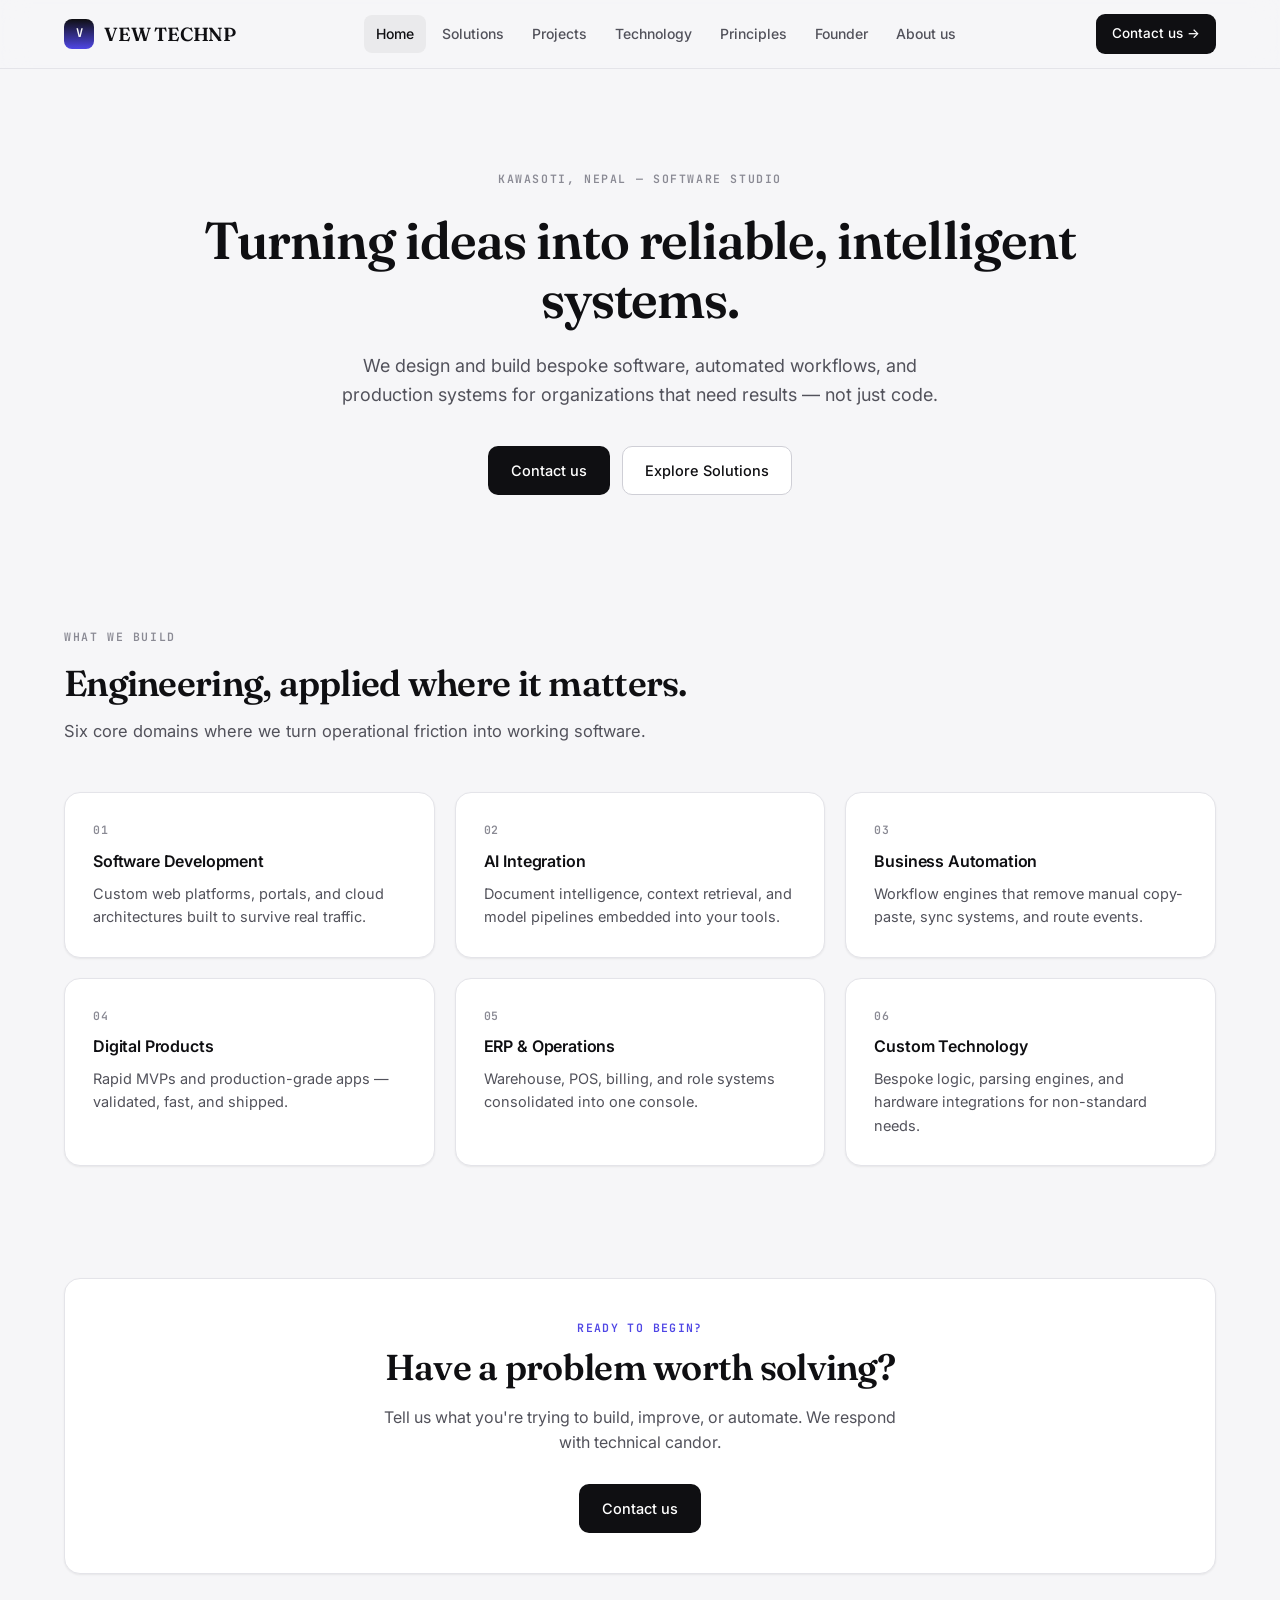
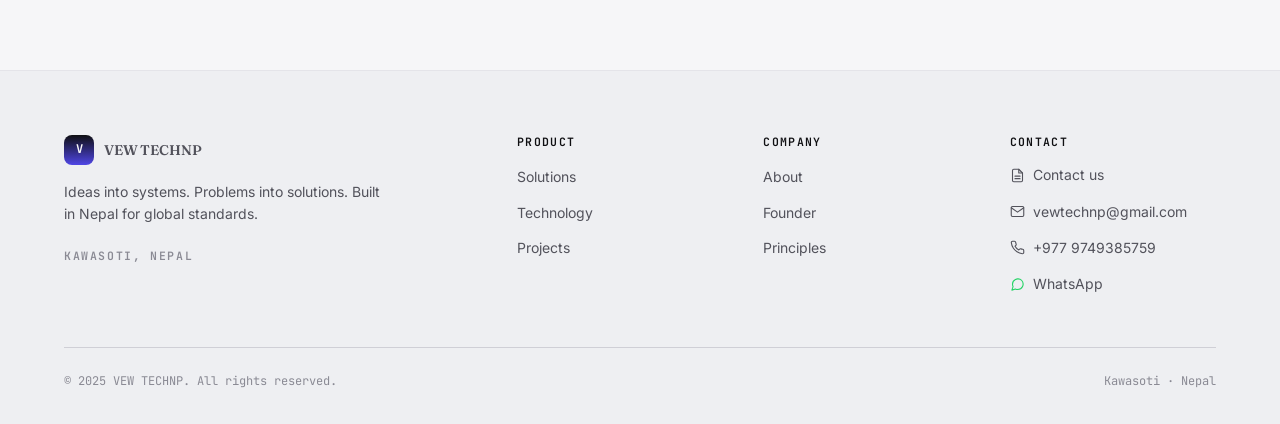
<file: index.html>
<!DOCTYPE html>
<html lang="en">
<head>
<meta charset="utf-8">
<meta name="viewport" content="width=device-width, initial-scale=1">
<title>VEW TECHNP — Software, AI & Automation Studio in Kawasoti, Nepal</title>
<meta name="description" content="VEW TECHNP is a Kawasoti-based software studio building custom web platforms, AI integrations, business automation, and ERP systems for growing organizations.">
<meta name="keywords" content="VEW TECHNP, software company Nepal, Kawasoti developers, AI automation, ERP system Nepal, custom software">
<meta name="author" content="VEW TECHNP">
<meta name="robots" content="index, follow">
<link rel="canonical" href="https://VEW TECHNP.org/">

<!-- Open Graph -->
<meta property="og:type" content="website">
<meta property="og:title" content="VEW TECHNP — Software, AI & Automation Studio">
<meta property="og:description" content="Custom software, AI integration, and business automation built from Kawasoti, Nepal.">
<meta property="og:url" content="https://VEW TECHNP.org/">
<meta property="og:site_name" content="VEW TECHNP">
<meta property="og:locale" content="en_US">

<!-- Twitter -->
<meta name="twitter:card" content="summary_large_image">
<meta name="twitter:title" content="VEW TECHNP — Software, AI & Automation Studio">
<meta name="twitter:description" content="Custom software, AI integration, and business automation built from Kawasoti, Nepal.">

<!-- Fonts -->
<link rel="preconnect" href="https://fonts.googleapis.com">
<link rel="preconnect" href="https://fonts.gstatic.com" crossorigin>
<link href="https://fonts.googleapis.com/css2?family=Fraunces:opsz,wght@9..144,500;9..144,600;9..144,700&family=Inter:wght@400;500;600&family=JetBrains+Mono:wght@400;500;600&display=swap" rel="stylesheet">

<link rel="stylesheet" href="style.css">
<link rel="icon" href="data:image/svg+xml,<svg xmlns='http://www.w3.org/2000/svg' viewBox='0 0 100 100'><rect width='100' height='100' rx='22' fill='%230f0f12'/><text x='50' y='68' font-size='52' font-family='monospace' font-weight='700' fill='white' text-anchor='middle'>V</text></svg>">
<link rel="stylesheet" href="https://cdnjs.cloudflare.com/ajax/libs/font-awesome/6.5.2/css/all.min.css">
<script type="application/ld+json">
{
  "@context": "https://schema.org",
  "@type": "Organization",
  "name": "VEW TECHNP",
  "url": "https://VEW TECHNP.org",
  "logo": "https://VEW TECHNP.org/logo.png",
  "slogan": "Ideas into systems. Problems into solutions.",
  "description": "Technology company from Nepal focused on software development, AI systems, automation, and scalable digital products.",
  "address": {
    "@type": "PostalAddress",
    "addressLocality": "Kawasoti",
    "addressRegion": "gandaki",
    "addressCountry": "NP"
  },
  "founder": {
    "@type": "Person",
    "name": "Bikas Pokharel",
    "jobTitle": "Founder & Lead Developer"
  }
}
</script>
</head>
<body>

<header class="site-header">
  <div class="wrap nav">
    <a href="index.html" class="brand">
      <span class="brand-mark">V</span> VEW TECHNP
    </a>
    <nav class="nav-links" aria-label="Main navigation">
      <a href="index.html" class="active">Home</a>
      
      <a href="solutions.html">Solutions</a>
      <a href="projects.html">Projects</a>
      <a href="technology.html">Technology</a>
      <a href="Principles.html">Principles</a>
      <a href="founder.html">Founder</a>
      <a href="About.html">About us</a>
    </nav>
    <a href="contact.html" class="nav-cta">Contact us   →</a>
    <button class="menu-toggle" aria-label="Toggle menu"><span></span><span></span><span></span></button>
  </div>
 <link rel="stylesheet" href="style.css">
</header>

<main>

  <!-- HERO -->
  <section class="hero">
    <div class="wrap">
      <span class="eyebrow">Kawasoti, Nepal — Software Studio</span>
      <h1>Turning ideas into reliable, intelligent systems.</h1>
      <p class="lede">We design and build bespoke software, automated workflows, and production systems for organizations that need results — not just code.</p>
      <div class="hero-actions">
        <a href="contact.html" class="btn btn-primary">Contact us  </a>
        <a href="solutions.html" class="btn btn-ghost">Explore Solutions</a>
      </div>
    </div>
  </section>

  <!-- WHAT WE DO -->
  <section class="tight">
    <div class="wrap">
      <div class="section-head">
        <span class="eyebrow">What We Build</span>
        <h2>Engineering, applied where it matters.</h2>
        <p>Six core domains where we turn operational friction into working software.</p>
      </div>
      <div class="grid grid-3">
        <div class="card"><span class="num">01</span><h3>Software Development</h3><p>Custom web platforms, portals, and cloud architectures built to survive real traffic.</p></div>
        <div class="card"><span class="num">02</span><h3>AI Integration</h3><p>Document intelligence, context retrieval, and model pipelines embedded into your tools.</p></div>
        <div class="card"><span class="num">03</span><h3>Business Automation</h3><p>Workflow engines that remove manual copy-paste, sync systems, and route events.</p></div>
        <div class="card"><span class="num">04</span><h3>Digital Products</h3><p>Rapid MVPs and production-grade apps — validated, fast, and shipped.</p></div>
        <div class="card"><span class="num">05</span><h3>ERP & Operations</h3><p>Warehouse, POS, billing, and role systems consolidated into one console.</p></div>
        <div class="card"><span class="num">06</span><h3>Custom Technology</h3><p>Bespoke logic, parsing engines, and hardware integrations for non-standard needs.</p></div>
      </div>
    </div>
  </section>

  <!-- CTA -->
  <section class="tight">
    <div class="wrap">
      <div class="feature" style="text-align:center;">
        <span class="label">Ready to begin?</span>
        <h2 style="margin-bottom:16px;">Have a problem worth solving?</h2>
        <p style="max-width:520px;margin:0 auto 28px;">Tell us what you're trying to build, improve, or automate. We respond with technical candor.</p>
        <a href="contact.html" class="btn btn-primary">Contact us  </a>
      </div>
    </div>
  </section>

</main>

<footer class="site-footer">
  <div class="wrap">
    <div class="footer-grid">
      <div>
        <a href="index.html" class="brand" style="margin-bottom:16px;"><span class="brand-mark">V</span> VEW TECHNP</a>
        <p style="font-size:14px;max-width:320px;margin-bottom:16px;">Ideas into systems. Problems into solutions. Built in Nepal for global standards.</p>
        <span class="eyebrow">Kawasoti, Nepal</span>
      </div>
      <div>
        <h4>Product</h4>
        <ul>
          <li><a href="solutions.html">Solutions</a></li>
          <li><a href="technology.html">Technology</a></li>
          <li><a href="projects.html">Projects</a></li>
        </ul>
      </div>
      <div>
        <h4>Company</h4>
        <ul>
          <li><a href="company.html">About</a></li>
          <li><a href="founder.html">Founder</a></li>
          <li><a href="Principles.html">Principles</a></li>
        </ul>
      </div>
      <div>
  <h4>Contact</h4>
  <ul>
    <li>
      <a href="contact.html"
         style="display:inline-flex;align-items:center;gap:8px;font-size:14px;color:#52525b;text-decoration:none;transition:color .15s;"
         onmouseover="this.style.color='#4f46e5';this.querySelector('svg').style.stroke='#4f46e5';"
         onmouseout="this.style.color='#52525b';this.querySelector('svg').style.stroke='currentColor';">
        <svg xmlns="http://www.w3.org/2000/svg" width="15" height="15" viewBox="0 0 24 24" fill="none" stroke="currentColor" stroke-width="1.75" stroke-linecap="round" stroke-linejoin="round" style="flex-shrink:0;transition:stroke .15s;">
          <path d="M14 2H6a2 2 0 0 0-2 2v16a2 2 0 0 0 2 2h12a2 2 0 0 0 2-2V8z"/>
          <polyline points="14 2 14 8 20 8"/>
          <line x1="16" y1="13" x2="8" y2="13"/>
          <line x1="16" y1="17" x2="8" y2="17"/>
        </svg>
        Contact us
      </a>
    </li>
    <li>
      <a href="mailto:vewtechnp@gmail.com"
         style="display:inline-flex;align-items:center;gap:8px;font-size:14px;color:#52525b;text-decoration:none;transition:color .15s;"
         onmouseover="this.style.color='#4f46e5';this.querySelector('svg').style.stroke='#4f46e5';"
         onmouseout="this.style.color='#52525b';this.querySelector('svg').style.stroke='currentColor';">
        <svg xmlns="http://www.w3.org/2000/svg" width="15" height="15" viewBox="0 0 24 24" fill="none" stroke="currentColor" stroke-width="1.75" stroke-linecap="round" stroke-linejoin="round" style="flex-shrink:0;transition:stroke .15s;">
          <rect x="2" y="4" width="20" height="16" rx="2"/>
          <polyline points="22,6 12,13 2,6"/>
        </svg>
        vewtechnp@gmail.com
      </a>
    </li>
    <li>
      <a href="tel:+9779749385759"
         style="display:inline-flex;align-items:center;gap:8px;font-size:14px;color:#52525b;text-decoration:none;transition:color .15s;"
         onmouseover="this.style.color='#4f46e5';this.querySelector('svg').style.stroke='#4f46e5';"
         onmouseout="this.style.color='#52525b';this.querySelector('svg').style.stroke='currentColor';">
        <svg xmlns="http://www.w3.org/2000/svg" width="15" height="15" viewBox="0 0 24 24" fill="none" stroke="currentColor" stroke-width="1.75" stroke-linecap="round" stroke-linejoin="round" style="flex-shrink:0;transition:stroke .15s;">
          <path d="M22 16.92v3a2 2 0 0 1-2.18 2 19.79 19.79 0 0 1-8.63-3.07 19.5 19.5 0 0 1-6-6 19.79 19.79 0 0 1-3.07-8.67A2 2 0 0 1 4.11 2h3a2 2 0 0 1 2 1.72 12.84 12.84 0 0 0 .7 2.81 2 2 0 0 1-.45 2.11L8.09 9.91a16 16 0 0 0 6 6l1.27-1.27a2 2 0 0 1 2.11-.45 12.84 12.84 0 0 0 2.81.7A2 2 0 0 1 22 16.92z"/>
        </svg>
        +977 9749385759
      </a>
    </li>
    <li>
      <a href="https://wa.me/9779749385759" target="_blank" rel="noopener"
         style="display:inline-flex;align-items:center;gap:8px;font-size:14px;color:#52525b;text-decoration:none;transition:color .15s;"
         onmouseover="this.style.color='#25D366';this.querySelector('svg').style.stroke='#25D366';"
         onmouseout="this.style.color='#52525b';this.querySelector('svg').style.stroke='#25D366';">
        <svg xmlns="http://www.w3.org/2000/svg" width="15" height="15" viewBox="0 0 24 24" fill="none" stroke="#25D366" stroke-width="1.75" stroke-linecap="round" stroke-linejoin="round" style="flex-shrink:0;transition:stroke .15s;">
          <path d="M21 11.5a8.38 8.38 0 0 1-.9 3.8 8.5 8.5 0 0 1-7.6 4.7 8.38 8.38 0 0 1-3.8-.9L3 21l1.9-5.7a8.38 8.38 0 0 1-.9-3.8 8.5 8.5 0 0 1 4.7-7.6 8.38 8.38 0 0 1 3.8-.9h.5a8.48 8.48 0 0 1 8 8v.5z"/>
        </svg>
        WhatsApp
      </a>
    </li>
  </ul>
</div>
    </div>
    <div class="footer-bottom"><span>© 2025 VEW TECHNP. All rights reserved.</span><span>Kawasoti · Nepal</span></div>
  </div>
  </div>
</footer>
<script>
document.addEventListener('DOMContentLoaded', function () {
  var toggle = document.querySelector('.menu-toggle');
  var navLinks = document.querySelector('.nav-links');
  if (toggle && navLinks) {
    toggle.addEventListener('click', function () {
      navLinks.classList.toggle('open');
    });
  }
});
</script>
<script src="main.js"></script>
</body>
</html>
</file>
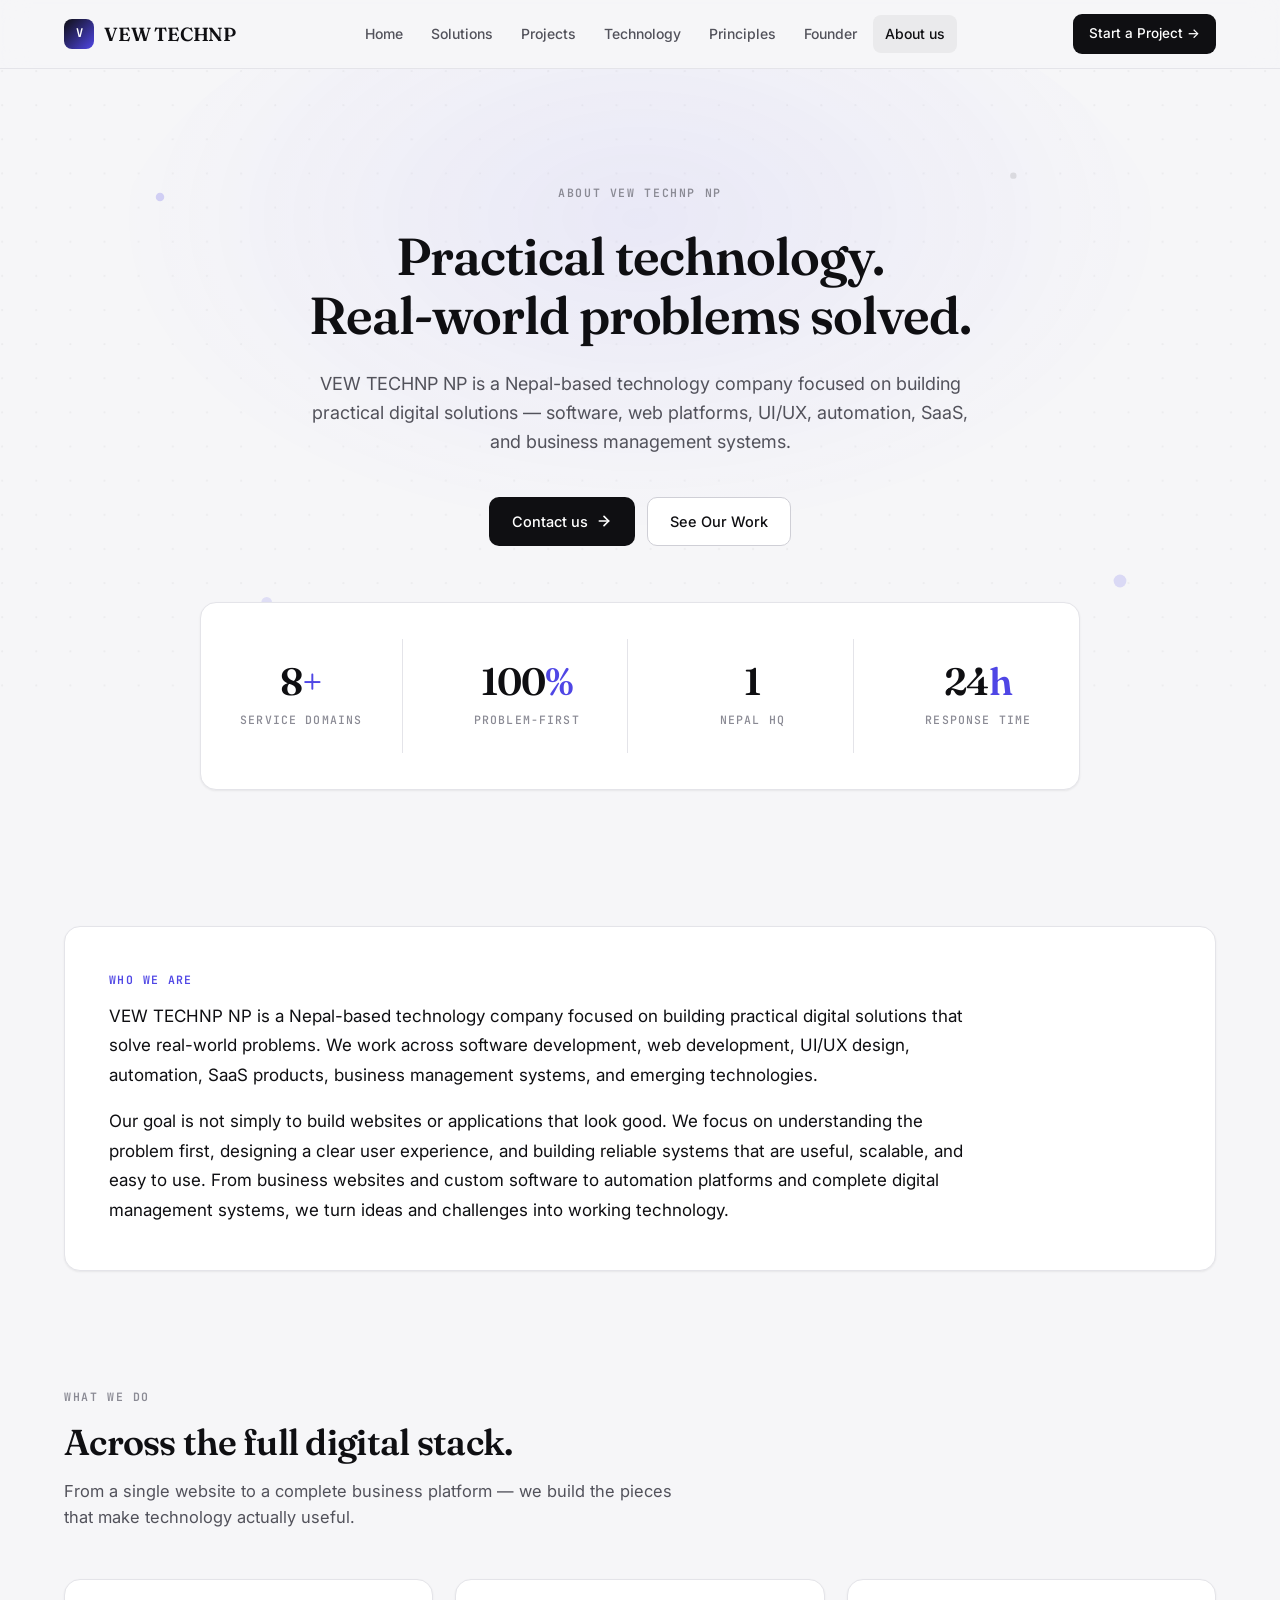
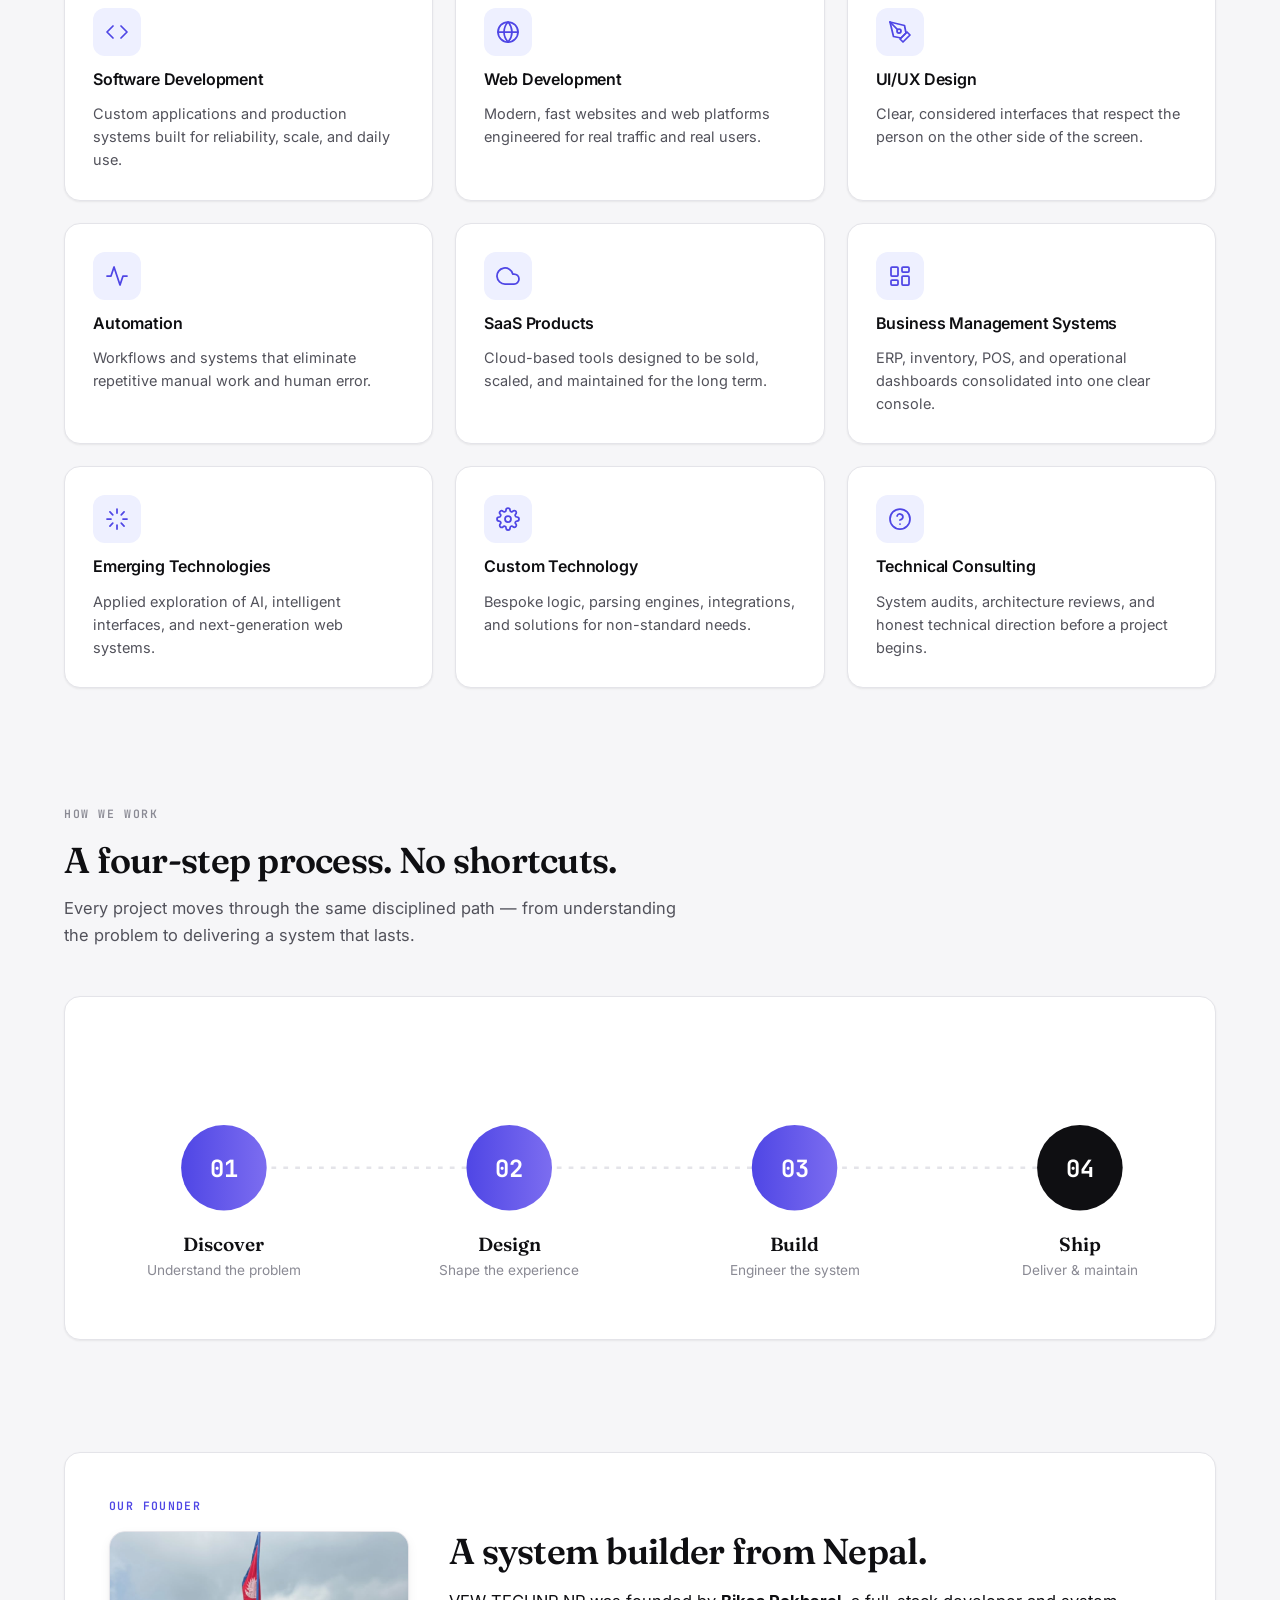
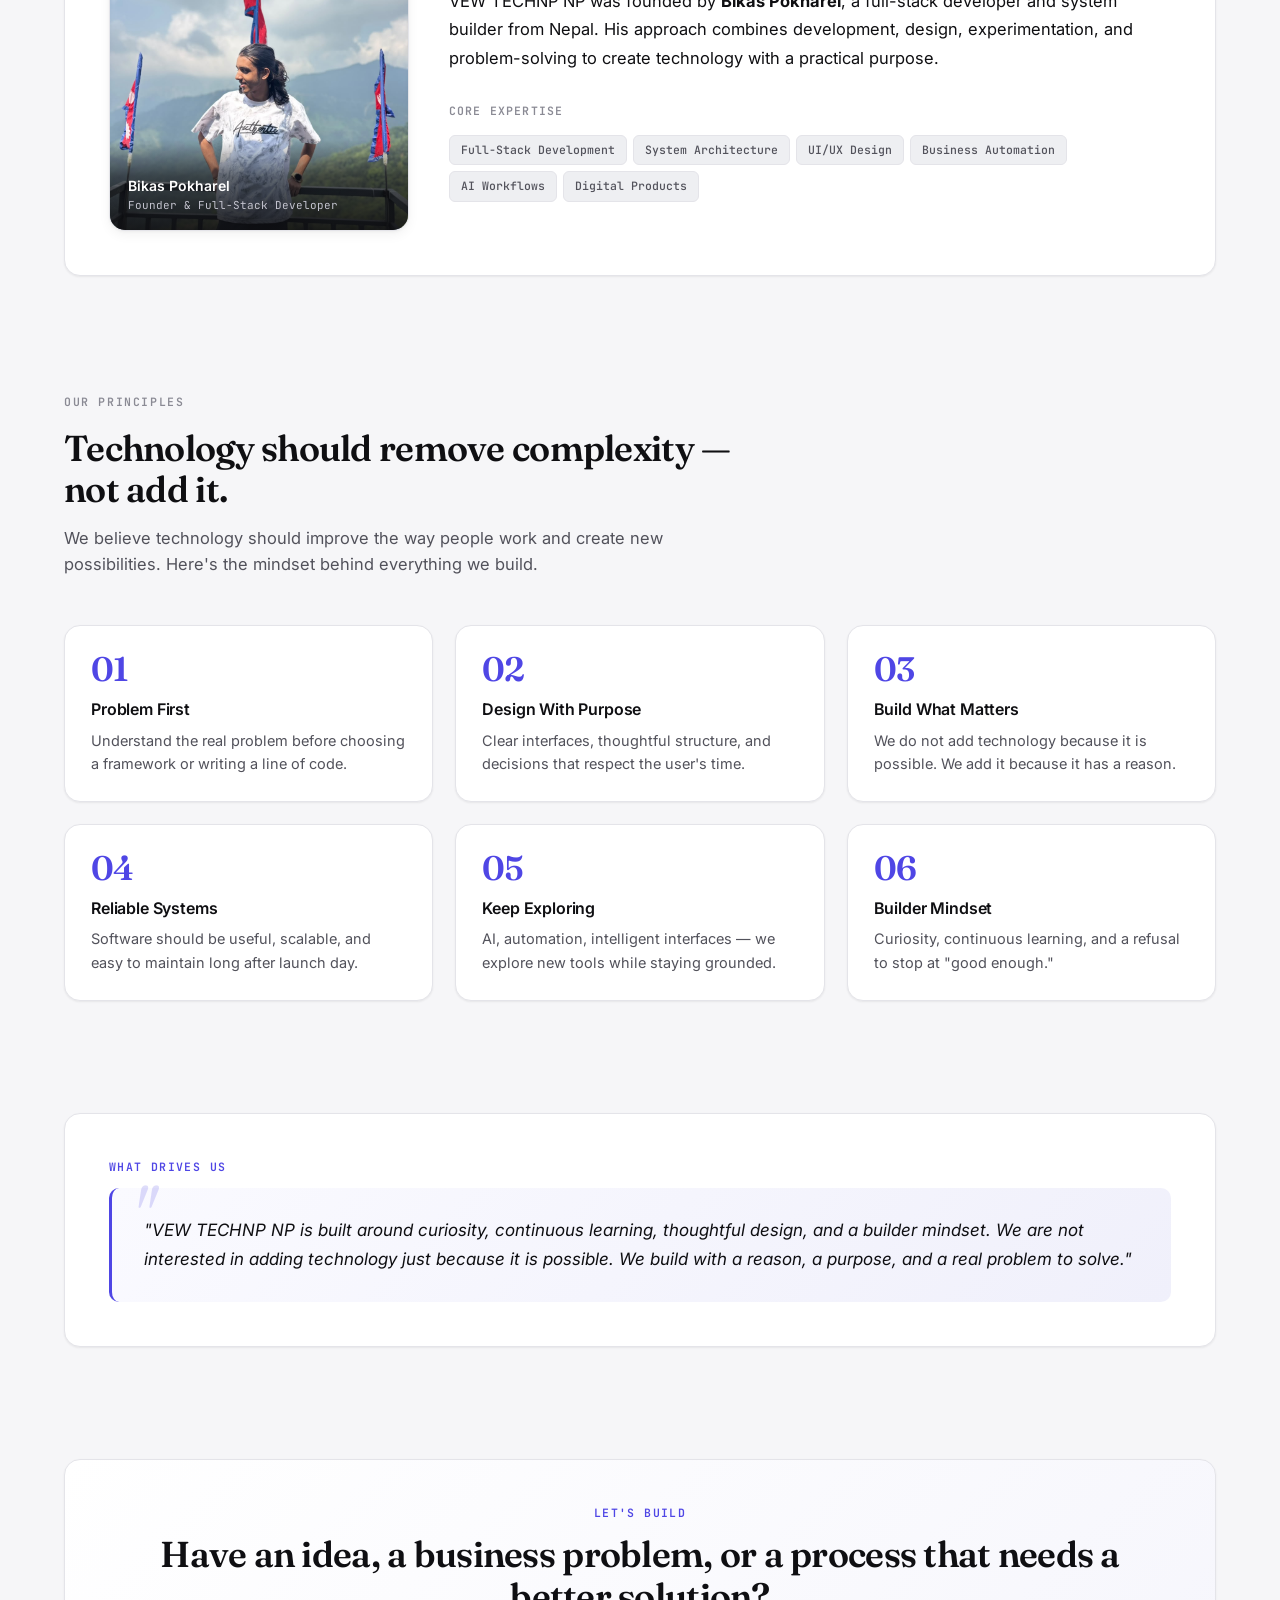
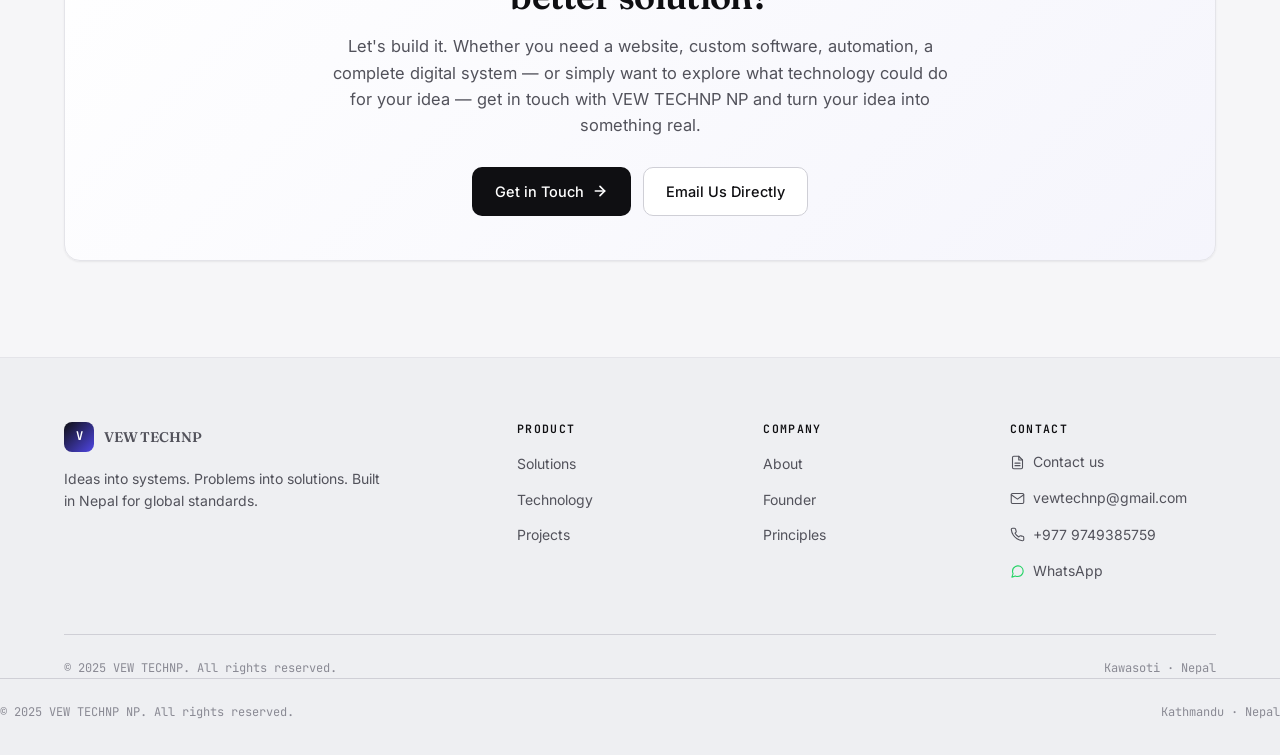
<file: About.html>
<!DOCTYPE html>
<html lang="en">
<head>
<meta charset="utf-8">
<meta name="viewport" content="width=device-width, initial-scale=1">

<!-- ============ SEO ============ -->
<title>About VEW TECHNP — Practical Software, Web & Automation Studio in Nepal</title>
<meta name="description" content="VEW TECHNP NP is a Nepal-based technology company building practical digital solutions: software, web development, UI/UX, automation, SaaS, and business management systems.">
<meta name="keywords" content="VEW TECHNP, about VEW TECHNP, Nepal software company, Kathmandu web development, SaaS Nepal, business automation Nepal, Bikas Pokharel">
<meta name="author" content="VEW TECHNP">
<meta name="robots" content="index, follow">
<link rel="canonical" href="https://VEW TECHNP.org/about.html">

<!-- ============ OPEN GRAPH ============ -->
<meta property="og:type" content="website">
<meta property="og:site_name" content="VEW TECHNP">
<meta property="og:title" content="About VEW TECHNP — Practical Digital Solutions from Nepal">
<meta property="og:description" content="A Nepal-based technology company building software, web platforms, automation, and business systems that solve real problems.">
<meta property="og:url" content="https://VEW TECHNP.org/about.html">
<meta property="og:locale" content="en_US">

<!-- ============ TWITTER ============ -->
<meta name="twitter:card" content="summary_large_image">
<meta name="twitter:title" content="About VEW TECHNP — Practical Digital Solutions from Nepal">
<meta name="twitter:description" content="Software, web development, UI/UX, automation, and business systems built with purpose.">

<!-- ============ FAVICON ============ -->
<link rel="icon" href="data:image/svg+xml,<svg xmlns='http://www.w3.org/2000/svg' viewBox='0 0 100 100'><rect width='100' height='100' rx='22' fill='%230f0f12'/><text x='50' y='68' font-size='52' font-family='monospace' font-weight='700' fill='white' text-anchor='middle'>V</text></svg>">

<!-- ============ FONTS ============ -->
<link rel="preconnect" href="https://fonts.googleapis.com">
<link rel="preconnect" href="https://fonts.gstatic.com" crossorigin>
<link href="https://fonts.googleapis.com/css2?family=Fraunces:opsz,wght@9..144,500;9..144,600;9..144,700&family=Inter:wght@400;500;600;700&family=JetBrains+Mono:wght@400;500;600&display=swap" rel="stylesheet">

<!-- ============ STRUCTURED DATA ============ -->
<script type="application/ld+json">
{
  "@context": "https://schema.org",
  "@type": "AboutPage",
  "name": "About VEW TECHNP",
  "url": "https://VEW TECHNP.org/about.html",
  "description": "About VEW TECHNP — a Nepal-based technology company building software, web, UI/UX, automation, and business management systems.",
  "mainEntity": {
    "@type": "Organization",
    "name": "VEW TECHNP",
    "legalName": "VEW TECHNP NP",
    "url": "https://VEW TECHNP.org",
    "email": "VEW TECHNPnp@gmail.com",
    "slogan": "Ideas into systems. Problems into solutions.",
    "foundingLocation": "Kathmandu, Nepal",
    "address": {
      "@type": "PostalAddress",
      "addressLocality": "Kathmandu",
      "addressRegion": "Bagmati",
      "addressCountry": "NP"
    },
    "founder": {
      "@type": "Person",
      "name": "Bikas Pokharel",
      "jobTitle": "Founder & Full-Stack Developer"
    },
    "areaServed": "Worldwide",
    "knowsAbout": [
      "Software Development",
      "Web Development",
      "UI/UX Design",
      "Automation",
      "SaaS Products",
      "Business Management Systems",
      "AI Integration",
      "Emerging Technologies"
    ]
  }
}
</script>

<style>
/* ============================================================
   DESIGN TOKENS
   ============================================================ */
:root{
  --bg:#f6f6f8;
  --bg-alt:#eeeff2;
  --surface:#ffffff;
  --ink:#0f0f12;
  --ink-soft:#52525b;
  --ink-mute:#8a8a94;
  --line:#e4e4e9;
  --line-strong:#cfcfd6;
  --accent:#4f46e5;
  --accent-soft:#eef0ff;
  --accent-glow:rgba(79,70,229,.14);
  --code:'JetBrains Mono',ui-monospace,monospace;
  --sans:'Inter',-apple-system,BlinkMacSystemFont,sans-serif;
  --display:'Fraunces',Georgia,serif;
  --radius:10px;
  --radius-lg:16px;
  --shadow-sm:0 1px 2px rgba(15,15,18,.04),0 1px 3px rgba(15,15,18,.03);
  --shadow-md:0 4px 12px rgba(15,15,18,.05),0 1px 3px rgba(15,15,18,.04);
  --shadow-lg:0 20px 40px -12px rgba(15,15,18,.10);
  --max:1200px;
}
*{box-sizing:border-box;margin:0;padding:0;}
html{scroll-behavior:smooth;}
body{
  font-family:var(--sans);font-size:16px;line-height:1.6;
  color:var(--ink);background:var(--bg);
  -webkit-font-smoothing:antialiased;text-rendering:optimizeLegibility;
  overflow-x:hidden;
}
img,svg{max-width:100%;display:block;}
a{color:inherit;text-decoration:none;}
.wrap{max-width:var(--max);margin:0 auto;padding:0 24px;}

/* ============================================================
   HEADER / NAV
   ============================================================ */
.site-header{
  position:sticky;top:0;z-index:100;
  background:rgba(246,246,248,.82);
  backdrop-filter:saturate(180%) blur(14px);
  -webkit-backdrop-filter:saturate(180%) blur(14px);
  border-bottom:1px solid var(--line);
}
.nav{display:flex;align-items:center;justify-content:space-between;height:68px;gap:24px;}
.brand{
  display:flex;align-items:center;gap:10px;
  font-family:var(--display);font-weight:600;font-size:19px;
  letter-spacing:-.01em;
}
.brand-mark{
  width:30px;height:30px;border-radius:8px;
  background:linear-gradient(135deg,var(--ink) 0%,var(--accent) 100%);
  display:grid;place-items:center;color:#fff;
  font-family:var(--code);font-size:12px;font-weight:700;
}
.nav-links{display:flex;gap:4px;align-items:center;}
.nav-links a{
  font-size:14px;font-weight:500;color:var(--ink-soft);
  padding:8px 12px;border-radius:8px;
  transition:color .15s,background .15s;
}
.nav-links a:hover{color:var(--ink);background:rgba(0,0,0,.04);}
.nav-links a.active{color:var(--ink);background:rgba(0,0,0,.05);}
.nav-cta{
  display:inline-flex;align-items:center;gap:6px;
  background:var(--ink);color:#fff;
  font-size:13.5px;font-weight:500;
  padding:9px 16px;border-radius:9px;
  transition:transform .15s,box-shadow .15s;
}
.nav-cta:hover{transform:translateY(-1px);box-shadow:var(--shadow-md);}
.menu-toggle{
  display:none;background:none;border:0;cursor:pointer;padding:8px;
}
.menu-toggle span{
  display:block;width:20px;height:2px;background:var(--ink);
  margin:4px 0;border-radius:2px;
}

/* ============================================================
   TYPOGRAPHY
   ============================================================ */
h1,h2,h3,h4{
  font-family:var(--display);font-weight:600;
  letter-spacing:-.02em;line-height:1.15;
}
h1{font-size:clamp(2rem,4.5vw,3.25rem);}
h2{font-size:clamp(1.6rem,3vw,2.25rem);}
h3{font-size:1.2rem;}
p{color:var(--ink-soft);}
.eyebrow{
  font-family:var(--code);font-size:11.5px;font-weight:600;
  letter-spacing:.14em;text-transform:uppercase;color:var(--ink-mute);
  display:inline-block;
}

/* ============================================================
   SECTIONS
   ============================================================ */
section{padding:88px 0;position:relative;}
section.tight{padding:56px 0;}
.section-head{margin-bottom:48px;max-width:720px;}
.section-head h2{margin:14px 0;}
.section-head p{font-size:16.5px;max-width:620px;}

/* ============================================================
   HERO with BACKGROUND SVG ART
   ============================================================ */
.hero{
  padding:110px 0 80px;text-align:center;position:relative;
  overflow:hidden;
}
.hero-bg-art{
  position:absolute;inset:0;
  z-index:0;pointer-events:none;
  opacity:.55;
}
.hero > .wrap{position:relative;z-index:1;}
.hero h1{max-width:880px;margin:22px auto 24px;}
.hero .lede{
  font-size:18px;max-width:680px;margin:0 auto 40px;
  color:var(--ink-soft);line-height:1.6;
}
.hero-actions{display:flex;gap:12px;justify-content:center;flex-wrap:wrap;}

/* ============================================================
   FEATURE CARD
   ============================================================ */
.feature{
  background:var(--surface);border:1px solid var(--line);
  border-radius:var(--radius-lg);padding:44px;
  box-shadow:var(--shadow-sm);
  position:relative;overflow:hidden;
}
.feature .label{
  font-family:var(--code);font-size:11.5px;font-weight:600;
  text-transform:uppercase;letter-spacing:.12em;color:var(--accent);
  display:block;margin-bottom:12px;
}

/* ============================================================
   CAPABILITY CARDS WITH ICONS
   ============================================================ */
.grid{display:grid;gap:22px;}
.grid-2{grid-template-columns:repeat(2,1fr);}
.grid-3{grid-template-columns:repeat(3,1fr);}
.grid-4{grid-template-columns:repeat(4,1fr);}

.cap-card{
  background:var(--surface);
  border:1px solid var(--line);
  border-radius:var(--radius-lg);
  padding:28px;
  box-shadow:var(--shadow-sm);
  transition:transform .25s cubic-bezier(.2,.8,.2,1),box-shadow .25s,border-color .25s;
  display:flex;flex-direction:column;gap:14px;
  position:relative;overflow:hidden;
}
.cap-card::before{
  content:'';position:absolute;top:0;left:0;right:0;height:3px;
  background:linear-gradient(90deg,var(--accent) 0%,#7c6df0 100%);
  transform:scaleX(0);transform-origin:left;
  transition:transform .3s ease;
}
.cap-card:hover{
  transform:translateY(-4px);
  box-shadow:var(--shadow-lg);
  border-color:var(--line-strong);
}
.cap-card:hover::before{transform:scaleX(1);}

.cap-icon{
  width:48px;height:48px;border-radius:12px;
  background:var(--accent-soft);
  color:var(--accent);
  display:grid;place-items:center;
  transition:transform .25s,background .25s,color .25s;
}
.cap-card:hover .cap-icon{
  background:var(--accent);
  color:#fff;
  transform:scale(1.06) rotate(-3deg);
}
.cap-icon svg{width:24px;height:24px;stroke-width:1.75;}

.cap-card h3{
  font-family:var(--sans);font-size:16px;font-weight:600;
  letter-spacing:-.01em;color:var(--ink);
}
.cap-card p{font-size:14.5px;line-height:1.6;}

/* ============================================================
   FOUNDER DOSSIER WITH PORTRAIT PHOTO
   ============================================================ */
.founder-layout{
  display:grid;grid-template-columns:300px 1fr;gap:40px;align-items:start;
}
.founder-portrait{
  position:relative;
  border-radius:var(--radius-lg);
  overflow:hidden;
  border:1px solid var(--line);
  box-shadow:var(--shadow-md);
  aspect-ratio:1/1;
  background:#e9eaf2;
}
.founder-photo{
  width:100%;
  height:100%;
  object-fit:cover;
  object-position:center;
  display:block;
}
.founder-badge{
  position:absolute;bottom:0;left:0;right:0;
  background:linear-gradient(to top,rgba(15,15,18,.92) 0%,rgba(15,15,18,.6) 60%,transparent 100%);
  color:#fff;
  padding:36px 18px 16px;
  font-size:12px;line-height:1.4;
  z-index:2;
}
.founder-badge strong{display:block;font-size:14px;font-weight:600;margin-bottom:2px;}
.founder-badge span{color:#c4c4cf;font-family:var(--code);font-size:11px;}

/* ============================================================
   PRINCIPLE CARDS
   ============================================================ */
.principle-card{
  background:var(--surface);border:1px solid var(--line);
  border-radius:var(--radius-lg);padding:26px;
  box-shadow:var(--shadow-sm);
  display:flex;flex-direction:column;gap:10px;
  transition:transform .2s,box-shadow .2s;
}
.principle-card:hover{transform:translateY(-2px);box-shadow:var(--shadow-md);}
.principle-num{
  font-family:var(--display);font-size:34px;font-weight:600;
  color:var(--accent);line-height:1;letter-spacing:-.03em;
  margin-bottom:4px;
}
.principle-card h3{
  font-family:var(--sans);font-size:16px;font-weight:600;
  letter-spacing:-.01em;
}
.principle-card p{font-size:14.5px;}

/* ============================================================
   PROCESS VISUAL
   ============================================================ */
.process-visual{
  background:var(--surface);border:1px solid var(--line);
  border-radius:var(--radius-lg);padding:40px;
  box-shadow:var(--shadow-sm);
  overflow-x:auto;
}
.process-svg{min-width:680px;width:100%;height:auto;}

/* ============================================================
   QUOTE
   ============================================================ */
.quote{
  background:linear-gradient(135deg,#fafaff 0%,#f0f0fb 100%);
  border-left:3px solid var(--accent);
  border-radius:10px;
  padding:28px 32px;
  font-style:italic;color:var(--ink);
  font-size:17px;line-height:1.7;
  position:relative;
}
.quote::before{
  content:'"';position:absolute;top:-8px;left:18px;
  font-family:var(--display);font-size:70px;color:var(--accent);
  opacity:.18;line-height:1;
}

/* ============================================================
   BUTTONS
   ============================================================ */
.btn{
  display:inline-flex;align-items:center;gap:8px;
  padding:12px 22px;border-radius:10px;
  font-size:14.5px;font-weight:500;
  transition:transform .15s,box-shadow .15s,background .15s;
  border:1px solid transparent;cursor:pointer;
  font-family:var(--sans);
}
.btn-primary{background:var(--ink);color:#fff;}
.btn-primary:hover{transform:translateY(-1px);box-shadow:var(--shadow-md);}
.btn-ghost{background:var(--surface);border-color:var(--line-strong);color:var(--ink);}
.btn-ghost:hover{border-color:var(--ink);transform:translateY(-1px);}
.btn svg{width:16px;height:16px;}

/* ============================================================
   STATS ROW
   ============================================================ */
.stats{
  display:grid;grid-template-columns:repeat(4,1fr);gap:24px;
  padding:36px 0;
}
.stat{
  text-align:center;
  padding:24px 16px;
  border-right:1px solid var(--line);
}
.stat:last-child{border-right:0;}
.stat .num{
  font-family:var(--display);font-size:38px;font-weight:600;
  color:var(--ink);letter-spacing:-.03em;line-height:1;
}
.stat .num span{color:var(--accent);}
.stat .lbl{
  font-family:var(--code);font-size:11.5px;font-weight:500;
  color:var(--ink-mute);text-transform:uppercase;
  letter-spacing:.1em;margin-top:10px;
}

/* ============================================================
   FOOTER
   ============================================================ */
.site-footer{
  background:var(--bg-alt);border-top:1px solid var(--line);
  padding:64px 0 32px;margin-top:40px;
}
.footer-grid{
  display:grid;grid-template-columns:2fr 1fr 1fr 1fr;
  gap:40px;margin-bottom:48px;
}
.footer-grid h4{
  font-family:var(--code);font-size:11.5px;font-weight:600;
  letter-spacing:.12em;text-transform:uppercase;
  color:var(--ink);margin-bottom:16px;
}
.footer-grid ul{list-style:none;display:flex;flex-direction:column;gap:10px;}
.footer-grid a{font-size:14px;color:var(--ink-soft);}
.footer-grid a:hover{color:var(--ink);}
.footer-bottom{
  padding-top:24px;border-top:1px solid var(--line-strong);
  display:flex;justify-content:space-between;align-items:center;
  gap:16px;font-family:var(--code);font-size:12px;
  color:var(--ink-mute);flex-wrap:wrap;
}

/* ============================================================
   RESPONSIVE
   ============================================================ */
@media(max-width:900px){
  .grid-3,.grid-4{grid-template-columns:repeat(2,1fr);}
  .founder-layout{grid-template-columns:1fr;gap:28px;}
  .founder-portrait{max-width:300px;}
  .footer-grid{grid-template-columns:1fr 1fr;gap:32px;}
  .stats{grid-template-columns:repeat(2,1fr);}
  .stat:nth-child(2){border-right:0;}
}
@media(max-width:720px){
  section{padding:64px 0;}
  .hero{padding:72px 0 56px;}
  .grid-2,.grid-3,.grid-4{grid-template-columns:1fr;}
  .nav-links{
    display:none;position:absolute;top:68px;left:0;right:0;
    flex-direction:column;gap:4px;padding:16px 24px 24px;
    background:var(--surface);border-bottom:1px solid var(--line);
  }
  .nav-links.open{display:flex;}
  .nav-links a{padding:12px 14px;}
  .menu-toggle{display:block;}
  .footer-grid{grid-template-columns:1fr;}
  .feature{padding:28px;}
  .stats{grid-template-columns:1fr;gap:12px;}
  .stat{border-right:0;border-bottom:1px solid var(--line);}
  .stat:last-child{border-bottom:0;}
}
</style>
</head>
<body>

<!-- ============================================================
     HEADER
     ============================================================ -->
<header class="site-header">
  <div class="wrap nav">
    <a href="index.html" class="brand">
      <span class="brand-mark">V</span> VEW TECHNP
    </a>
    <nav class="nav-links" id="navLinks">
      <a href="index.html">Home</a>
      <a href="solutions.html">Solutions</a>
      <a href="projects.html">Projects</a>
      <a href="technology.html">Technology</a>
      <a href="Principles.html">Principles</a>
      <a href="founder.html">Founder</a>
      <a href="About.html" class="active">About us</a>
    </nav>
    <a href="contact.html" class="nav-cta">Start a Project →</a>
    <button class="menu-toggle" aria-label="Toggle menu" onclick="document.getElementById('navLinks').classList.toggle('open')">
      <span></span><span></span><span></span>
    </button>
  </div>
</header>

<main>

  <!-- ============================================================
       HERO WITH BACKGROUND SVG ART
       ============================================================ -->
  <section class="hero">
    <svg class="hero-bg-art" xmlns="http://www.w3.org/2000/svg" viewBox="0 0 1200 600" preserveAspectRatio="xMidYMid slice" aria-hidden="true">
      <defs>
        <pattern id="dots" x="0" y="0" width="32" height="32" patternUnits="userSpaceOnUse">
          <circle cx="2" cy="2" r="1" fill="#0f0f12" opacity="0.08"/>
        </pattern>
        <radialGradient id="glow" cx="50%" cy="40%" r="50%">
          <stop offset="0%" stop-color="#4f46e5" stop-opacity="0.14"/>
          <stop offset="100%" stop-color="#4f46e5" stop-opacity="0"/>
        </radialGradient>
      </defs>
      <rect width="1200" height="600" fill="url(#dots)"/>
      <ellipse cx="600" cy="200" rx="500" ry="300" fill="url(#glow)"/>
      <circle cx="150" cy="120" r="4" fill="#4f46e5" opacity="0.4"/>
      <circle cx="1050" cy="480" r="6" fill="#4f46e5" opacity="0.3"/>
      <circle cx="950" cy="100" r="3" fill="#0f0f12" opacity="0.2"/>
      <circle cx="250" cy="500" r="5" fill="#4f46e5" opacity="0.25"/>
    </svg>

    <div class="wrap">
      <span class="eyebrow">About VEW TECHNP NP</span>
      <h1>Practical technology.<br/>Real-world problems solved.</h1>
      <p class="lede">VEW TECHNP NP is a Nepal-based technology company focused on building practical digital solutions — software, web platforms, UI/UX, automation, SaaS, and business management systems.</p>
      <div class="hero-actions">
        <a href="contact.html" class="btn btn-primary">
          Contact us          <svg xmlns="http://www.w3.org/2000/svg" viewBox="0 0 24 24" fill="none" stroke="currentColor" stroke-width="2.5" stroke-linecap="round" stroke-linejoin="round"><line x1="5" y1="12" x2="19" y2="12"/><polyline points="12 5 19 12 12 19"/></svg>
        </a>
        <a href="projects.html" class="btn btn-ghost">See Our Work</a>
      </div>

      <div class="stats" style="margin-top:56px;max-width:880px;margin-left:auto;margin-right:auto;background:var(--surface);border:1px solid var(--line);border-radius:var(--radius-lg);box-shadow:var(--shadow-sm);">
        <div class="stat"><div class="num">8<span>+</span></div><div class="lbl">Service Domains</div></div>
        <div class="stat"><div class="num">100<span>%</span></div><div class="lbl">Problem-First</div></div>
        <div class="stat"><div class="num">1</div><div class="lbl">Nepal HQ</div></div>
        <div class="stat"><div class="num">24<span>h</span></div><div class="lbl">Response Time</div></div>
      </div>
    </div>
  </section>

  <!-- ============================================================
       WHO WE ARE
       ============================================================ -->
  <section class="tight">
    <div class="wrap">
      <div class="feature">
        <span class="label">Who We Are</span>
        <p style="font-size:17px;color:var(--ink);line-height:1.75;max-width:880px;">VEW TECHNP NP is a Nepal-based technology company focused on building practical digital solutions that solve real-world problems. We work across software development, web development, UI/UX design, automation, SaaS products, business management systems, and emerging technologies.</p>
        <p style="font-size:17px;color:var(--ink);line-height:1.75;max-width:880px;margin-top:16px;">Our goal is not simply to build websites or applications that look good. We focus on understanding the problem first, designing a clear user experience, and building reliable systems that are useful, scalable, and easy to use. From business websites and custom software to automation platforms and complete digital management systems, we turn ideas and challenges into working technology.</p>
      </div>
    </div>
  </section>

  <!-- ============================================================
       CAPABILITIES WITH ICONS
       ============================================================ -->
  <section class="tight">
    <div class="wrap">
      <div class="section-head">
        <span class="eyebrow">What We Do</span>
        <h2>Across the full digital stack.</h2>
        <p>From a single website to a complete business platform — we build the pieces that make technology actually useful.</p>
      </div>

      <div class="grid grid-3">

        <div class="cap-card">
          <div class="cap-icon">
            <svg xmlns="http://www.w3.org/2000/svg" viewBox="0 0 24 24" fill="none" stroke="currentColor" stroke-linecap="round" stroke-linejoin="round"><polyline points="16 18 22 12 16 6"/><polyline points="8 6 2 12 8 18"/></svg>
          </div>
          <h3>Software Development</h3>
          <p>Custom applications and production systems built for reliability, scale, and daily use.</p>
        </div>

        <div class="cap-card">
          <div class="cap-icon">
            <svg xmlns="http://www.w3.org/2000/svg" viewBox="0 0 24 24" fill="none" stroke="currentColor" stroke-linecap="round" stroke-linejoin="round"><circle cx="12" cy="12" r="10"/><line x1="2" y1="12" x2="22" y2="12"/><path d="M12 2a15.3 15.3 0 0 1 4 10 15.3 15.3 0 0 1-4 10 15.3 15.3 0 0 1-4-10 15.3 15.3 0 0 1 4-10z"/></svg>
          </div>
          <h3>Web Development</h3>
          <p>Modern, fast websites and web platforms engineered for real traffic and real users.</p>
        </div>

        <div class="cap-card">
          <div class="cap-icon">
            <svg xmlns="http://www.w3.org/2000/svg" viewBox="0 0 24 24" fill="none" stroke="currentColor" stroke-linecap="round" stroke-linejoin="round"><path d="M12 19l7-7 3 3-7 7-3-3z"/><path d="M18 13l-1.5-7.5L2 2l3.5 14.5L13 18l5-5z"/><path d="M2 2l7.586 7.586"/><circle cx="11" cy="11" r="2"/></svg>
          </div>
          <h3>UI/UX Design</h3>
          <p>Clear, considered interfaces that respect the person on the other side of the screen.</p>
        </div>

        <div class="cap-card">
          <div class="cap-icon">
            <svg xmlns="http://www.w3.org/2000/svg" viewBox="0 0 24 24" fill="none" stroke="currentColor" stroke-linecap="round" stroke-linejoin="round"><polyline points="22 12 18 12 15 21 9 3 6 12 2 12"/></svg>
          </div>
          <h3>Automation</h3>
          <p>Workflows and systems that eliminate repetitive manual work and human error.</p>
        </div>

        <div class="cap-card">
          <div class="cap-icon">
            <svg xmlns="http://www.w3.org/2000/svg" viewBox="0 0 24 24" fill="none" stroke="currentColor" stroke-linecap="round" stroke-linejoin="round"><path d="M18 10h-1.26A8 8 0 1 0 9 20h9a5 5 0 0 0 0-10z"/></svg>
          </div>
          <h3>SaaS Products</h3>
          <p>Cloud-based tools designed to be sold, scaled, and maintained for the long term.</p>
        </div>

        <div class="cap-card">
          <div class="cap-icon">
            <svg xmlns="http://www.w3.org/2000/svg" viewBox="0 0 24 24" fill="none" stroke="currentColor" stroke-linecap="round" stroke-linejoin="round"><rect x="3" y="3" width="7" height="9" rx="1"/><rect x="14" y="3" width="7" height="5" rx="1"/><rect x="14" y="12" width="7" height="9" rx="1"/><rect x="3" y="16" width="7" height="5" rx="1"/></svg>
          </div>
          <h3>Business Management Systems</h3>
          <p>ERP, inventory, POS, and operational dashboards consolidated into one clear console.</p>
        </div>

        <div class="cap-card">
          <div class="cap-icon">
            <svg xmlns="http://www.w3.org/2000/svg" viewBox="0 0 24 24" fill="none" stroke="currentColor" stroke-linecap="round" stroke-linejoin="round"><path d="M12 2v4M12 18v4M4.93 4.93l2.83 2.83M16.24 16.24l2.83 2.83M2 12h4M18 12h4M4.93 19.07l2.83-2.83M16.24 7.76l2.83-2.83"/></svg>
          </div>
          <h3>Emerging Technologies</h3>
          <p>Applied exploration of AI, intelligent interfaces, and next-generation web systems.</p>
        </div>

        <div class="cap-card">
          <div class="cap-icon">
            <svg xmlns="http://www.w3.org/2000/svg" viewBox="0 0 24 24" fill="none" stroke="currentColor" stroke-linecap="round" stroke-linejoin="round"><circle cx="12" cy="12" r="3"/><path d="M19.4 15a1.65 1.65 0 0 0 .33 1.82l.06.06a2 2 0 1 1-2.83 2.83l-.06-.06a1.65 1.65 0 0 0-1.82-.33 1.65 1.65 0 0 0-1 1.51V21a2 2 0 1 1-4 0v-.09A1.65 1.65 0 0 0 9 19.4a1.65 1.65 0 0 0-1.82.33l-.06.06a2 2 0 1 1-2.83-2.83l.06-.06a1.65 1.65 0 0 0 .33-1.82 1.65 1.65 0 0 0-1.51-1H3a2 2 0 1 1 0-4h.09A1.65 1.65 0 0 0 4.6 9a1.65 1.65 0 0 0-.33-1.82l-.06-.06a2 2 0 1 1 2.83-2.83l.06.06a1.65 1.65 0 0 0 1.82.33H9a1.65 1.65 0 0 0 1-1.51V3a2 2 0 1 1 4 0v.09a1.65 1.65 0 0 0 1 1.51 1.65 1.65 0 0 0 1.82-.33l.06-.06a2 2 0 1 1 2.83 2.83l-.06.06a1.65 1.65 0 0 0-.33 1.82V9a1.65 1.65 0 0 0 1.51 1H21a2 2 0 1 1 0 4h-.09a1.65 1.65 0 0 0-1.51 1z"/></svg>
          </div>
          <h3>Custom Technology</h3>
          <p>Bespoke logic, parsing engines, integrations, and solutions for non-standard needs.</p>
        </div>

        <div class="cap-card">
          <div class="cap-icon">
            <svg xmlns="http://www.w3.org/2000/svg" viewBox="0 0 24 24" fill="none" stroke="currentColor" stroke-linecap="round" stroke-linejoin="round"><circle cx="12" cy="12" r="10"/><path d="M9.09 9a3 3 0 0 1 5.83 1c0 2-3 3-3 3"/><line x1="12" y1="17" x2="12.01" y2="17"/></svg>
          </div>
          <h3>Technical Consulting</h3>
          <p>System audits, architecture reviews, and honest technical direction before a project begins.</p>
        </div>

      </div>
    </div>
  </section>

  <!-- ============================================================
       PROCESS VISUAL (SVG DIAGRAM)
       ============================================================ -->
  <section class="tight">
    <div class="wrap">
      <div class="section-head">
        <span class="eyebrow">How We Work</span>
        <h2>A four-step process. No shortcuts.</h2>
        <p>Every project moves through the same disciplined path — from understanding the problem to delivering a system that lasts.</p>
      </div>

      <div class="process-visual">
        <svg class="process-svg" xmlns="http://www.w3.org/2000/svg" viewBox="0 0 900 220" role="img" aria-label="Four-step engineering process: Discover, Design, Build, Ship">
          <defs>
            <linearGradient id="stepGrad" x1="0" y1="0" x2="1" y2="0">
              <stop offset="0%" stop-color="#4f46e5"/>
              <stop offset="100%" stop-color="#7c6df0"/>
            </linearGradient>
          </defs>

          <line x1="100" y1="110" x2="800" y2="110" stroke="#e4e4e9" stroke-width="2" stroke-dasharray="4 6"/>

          <g>
            <circle cx="100" cy="110" r="36" fill="url(#stepGrad)"/>
            <text x="100" y="118" text-anchor="middle" font-family="JetBrains Mono, monospace" font-size="20" font-weight="700" fill="#ffffff">01</text>
            <text x="100" y="180" text-anchor="middle" font-family="Fraunces, serif" font-size="16" font-weight="600" fill="#0f0f12">Discover</text>
            <text x="100" y="200" text-anchor="middle" font-family="Inter, sans-serif" font-size="11.5" fill="#8a8a94">Understand the problem</text>
          </g>

          <g>
            <circle cx="340" cy="110" r="36" fill="url(#stepGrad)"/>
            <text x="340" y="118" text-anchor="middle" font-family="JetBrains Mono, monospace" font-size="20" font-weight="700" fill="#ffffff">02</text>
            <text x="340" y="180" text-anchor="middle" font-family="Fraunces, serif" font-size="16" font-weight="600" fill="#0f0f12">Design</text>
            <text x="340" y="200" text-anchor="middle" font-family="Inter, sans-serif" font-size="11.5" fill="#8a8a94">Shape the experience</text>
          </g>

          <g>
            <circle cx="580" cy="110" r="36" fill="url(#stepGrad)"/>
            <text x="580" y="118" text-anchor="middle" font-family="JetBrains Mono, monospace" font-size="20" font-weight="700" fill="#ffffff">03</text>
            <text x="580" y="180" text-anchor="middle" font-family="Fraunces, serif" font-size="16" font-weight="600" fill="#0f0f12">Build</text>
            <text x="580" y="200" text-anchor="middle" font-family="Inter, sans-serif" font-size="11.5" fill="#8a8a94">Engineer the system</text>
          </g>

          <g>
            <circle cx="820" cy="110" r="36" fill="#0f0f12"/>
            <text x="820" y="118" text-anchor="middle" font-family="JetBrains Mono, monospace" font-size="20" font-weight="700" fill="#ffffff">04</text>
            <text x="820" y="180" text-anchor="middle" font-family="Fraunces, serif" font-size="16" font-weight="600" fill="#0f0f12">Ship</text>
            <text x="820" y="200" text-anchor="middle" font-family="Inter, sans-serif" font-size="11.5" fill="#8a8a94">Deliver & maintain</text>
          </g>
        </svg>
      </div>
    </div>
  </section>

  <!-- ============================================================
       FOUNDER DOSSIER — WITH PHOTO
       ============================================================ -->
  <section class="tight">
    <div class="wrap">
      <div class="feature">
        <span class="label">Our Founder</span>
        <div class="founder-layout" style="margin-top:16px;">
          <div class="founder-portrait">
            <img src="pp.jpeg" alt="Bikas Pokharel — Founder of VEW TECHNP" class="founder-photo">
            <div class="founder-badge">
              <strong>Bikas Pokharel</strong>
              <span>Founder &amp; Full-Stack Developer</span>
            </div>
          </div>
          <div>
            <h2 style="margin-bottom:14px;">A system builder from Nepal.</h2>
            <p style="font-size:16.5px;color:var(--ink);line-height:1.75;">VEW TECHNP NP was founded by <strong>Bikas Pokharel</strong>, a full-stack developer and system builder from Nepal. His approach combines development, design, experimentation, and problem-solving to create technology with a practical purpose.</p>

            <div style="margin-top:24px;">
              <span style="font-family:var(--code);font-size:11.5px;color:var(--ink-mute);text-transform:uppercase;letter-spacing:.1em;font-weight:600;">Core Expertise</span>
              <div style="display:flex;flex-wrap:wrap;gap:6px;margin-top:12px;">
                <span style="font-family:var(--code);font-size:11.5px;font-weight:500;padding:5px 11px;border-radius:6px;background:var(--bg-alt);color:var(--ink-soft);border:1px solid var(--line);">Full-Stack Development</span>
                <span style="font-family:var(--code);font-size:11.5px;font-weight:500;padding:5px 11px;border-radius:6px;background:var(--bg-alt);color:var(--ink-soft);border:1px solid var(--line);">System Architecture</span>
                <span style="font-family:var(--code);font-size:11.5px;font-weight:500;padding:5px 11px;border-radius:6px;background:var(--bg-alt);color:var(--ink-soft);border:1px solid var(--line);">UI/UX Design</span>
                <span style="font-family:var(--code);font-size:11.5px;font-weight:500;padding:5px 11px;border-radius:6px;background:var(--bg-alt);color:var(--ink-soft);border:1px solid var(--line);">Business Automation</span>
                <span style="font-family:var(--code);font-size:11.5px;font-weight:500;padding:5px 11px;border-radius:6px;background:var(--bg-alt);color:var(--ink-soft);border:1px solid var(--line);">AI Workflows</span>
                <span style="font-family:var(--code);font-size:11.5px;font-weight:500;padding:5px 11px;border-radius:6px;background:var(--bg-alt);color:var(--ink-soft);border:1px solid var(--line);">Digital Products</span>
              </div>
            </div>
          </div>
        </div>
      </div>
    </div>
  </section>

  <!-- ============================================================
       PRINCIPLES
       ============================================================ -->
  <section class="tight">
    <div class="wrap">
      <div class="section-head">
        <span class="eyebrow">Our Principles</span>
        <h2>Technology should remove complexity — not add it.</h2>
        <p>We believe technology should improve the way people work and create new possibilities. Here's the mindset behind everything we build.</p>
      </div>

      <div class="grid grid-3">
        <div class="principle-card">
          <div class="principle-num">01</div>
          <h3>Problem First</h3>
          <p>Understand the real problem before choosing a framework or writing a line of code.</p>
        </div>
        <div class="principle-card">
          <div class="principle-num">02</div>
          <h3>Design With Purpose</h3>
          <p>Clear interfaces, thoughtful structure, and decisions that respect the user's time.</p>
        </div>
        <div class="principle-card">
          <div class="principle-num">03</div>
          <h3>Build What Matters</h3>
          <p>We do not add technology because it is possible. We add it because it has a reason.</p>
        </div>
        <div class="principle-card">
          <div class="principle-num">04</div>
          <h3>Reliable Systems</h3>
          <p>Software should be useful, scalable, and easy to maintain long after launch day.</p>
        </div>
        <div class="principle-card">
          <div class="principle-num">05</div>
          <h3>Keep Exploring</h3>
          <p>AI, automation, intelligent interfaces — we explore new tools while staying grounded.</p>
        </div>
        <div class="principle-card">
          <div class="principle-num">06</div>
          <h3>Builder Mindset</h3>
          <p>Curiosity, continuous learning, and a refusal to stop at "good enough."</p>
        </div>
      </div>
    </div>
  </section>

  <!-- ============================================================
       QUOTE
       ============================================================ -->
  <section class="tight">
    <div class="wrap">
      <div class="feature">
        <span class="label">What Drives Us</span>
        <blockquote class="quote" style="margin-top:12px;">
          "VEW TECHNP NP is built around curiosity, continuous learning, thoughtful design, and a builder mindset. We are not interested in adding technology just because it is possible. We build with a reason, a purpose, and a real problem to solve."
        </blockquote>
      </div>
    </div>
  </section>

  <!-- ============================================================
       CTA
       ============================================================ -->
  <section class="tight">
    <div class="wrap">
      <div class="feature" style="text-align:center;background:linear-gradient(135deg,#ffffff 0%,#f5f5fc 100%);">
        <span class="label">Let's Build</span>
        <h2 style="margin-bottom:16px;">Have an idea, a business problem, or a process that needs a better solution?</h2>
        <p style="max-width:640px;margin:0 auto 28px;font-size:16.5px;">Let's build it. Whether you need a website, custom software, automation, a complete digital system — or simply want to explore what technology could do for your idea — get in touch with VEW TECHNP NP and turn your idea into something real.</p>
        <div class="hero-actions" style="margin-top:0;">
          <a href="contact.html" class="btn btn-primary">
            Get in Touch
            <svg xmlns="http://www.w3.org/2000/svg" viewBox="0 0 24 24" fill="none" stroke="currentColor" stroke-width="2.5" stroke-linecap="round" stroke-linejoin="round"><line x1="5" y1="12" x2="19" y2="12"/><polyline points="12 5 19 12 12 19"/></svg>
          </a>
          <a href="mailto:VEW TECHNPnp@gmail.com" class="btn btn-ghost">Email Us Directly</a>
        </div>
      </div>
    </div>
  </section>

</main>

<!-- ============================================================
     FOOTER
     ============================================================ -->
<footer class="site-footer">
  <div class="wrap">
    <div class="footer-grid">
      <div>
        <a href="index.html" class="brand" style="margin-bottom:16px;">
          <span class="brand-mark">V</span> VEW TECHNP
        </a>
        <p style="font-size:14px;max-width:320px;">Ideas into systems. Problems into solutions. Built in Nepal for global standards.</p>
      </div>
      <div>
        <h4>Product</h4>
        <ul>
          <li><a href="solutions.html">Solutions</a></li>
          <li><a href="technology.html">Technology</a></li>
          <li><a href="projects.html">Projects</a></li>
        </ul>
      </div>
      <div>
        <h4>Company</h4>
        <ul>
          <li><a href="about.html">About</a></li>
          <li><a href="founder.html">Founder</a></li>
          <li><a href="Principles.html">Principles</a></li>
        </ul>
      </div>
      <div>
  <h4>Contact</h4>
  <ul>
    <li>
      <a href="contact.html"
         style="display:inline-flex;align-items:center;gap:8px;font-size:14px;color:#52525b;text-decoration:none;transition:color .15s;"
         onmouseover="this.style.color='#4f46e5';this.querySelector('svg').style.stroke='#4f46e5';"
         onmouseout="this.style.color='#52525b';this.querySelector('svg').style.stroke='currentColor';">
        <svg xmlns="http://www.w3.org/2000/svg" width="15" height="15" viewBox="0 0 24 24" fill="none" stroke="currentColor" stroke-width="1.75" stroke-linecap="round" stroke-linejoin="round" style="flex-shrink:0;transition:stroke .15s;">
          <path d="M14 2H6a2 2 0 0 0-2 2v16a2 2 0 0 0 2 2h12a2 2 0 0 0 2-2V8z"/>
          <polyline points="14 2 14 8 20 8"/>
          <line x1="16" y1="13" x2="8" y2="13"/>
          <line x1="16" y1="17" x2="8" y2="17"/>
        </svg>
        Contact us
      </a>
    </li>
    <li>
      <a href="mailto:vewtechnp@gmail.com"
         style="display:inline-flex;align-items:center;gap:8px;font-size:14px;color:#52525b;text-decoration:none;transition:color .15s;"
         onmouseover="this.style.color='#4f46e5';this.querySelector('svg').style.stroke='#4f46e5';"
         onmouseout="this.style.color='#52525b';this.querySelector('svg').style.stroke='currentColor';">
        <svg xmlns="http://www.w3.org/2000/svg" width="15" height="15" viewBox="0 0 24 24" fill="none" stroke="currentColor" stroke-width="1.75" stroke-linecap="round" stroke-linejoin="round" style="flex-shrink:0;transition:stroke .15s;">
          <rect x="2" y="4" width="20" height="16" rx="2"/>
          <polyline points="22,6 12,13 2,6"/>
        </svg>
        vewtechnp@gmail.com
      </a>
    </li>
    <li>
      <a href="tel:+9779749385759"
         style="display:inline-flex;align-items:center;gap:8px;font-size:14px;color:#52525b;text-decoration:none;transition:color .15s;"
         onmouseover="this.style.color='#4f46e5';this.querySelector('svg').style.stroke='#4f46e5';"
         onmouseout="this.style.color='#52525b';this.querySelector('svg').style.stroke='currentColor';">
        <svg xmlns="http://www.w3.org/2000/svg" width="15" height="15" viewBox="0 0 24 24" fill="none" stroke="currentColor" stroke-width="1.75" stroke-linecap="round" stroke-linejoin="round" style="flex-shrink:0;transition:stroke .15s;">
          <path d="M22 16.92v3a2 2 0 0 1-2.18 2 19.79 19.79 0 0 1-8.63-3.07 19.5 19.5 0 0 1-6-6 19.79 19.79 0 0 1-3.07-8.67A2 2 0 0 1 4.11 2h3a2 2 0 0 1 2 1.72 12.84 12.84 0 0 0 .7 2.81 2 2 0 0 1-.45 2.11L8.09 9.91a16 16 0 0 0 6 6l1.27-1.27a2 2 0 0 1 2.11-.45 12.84 12.84 0 0 0 2.81.7A2 2 0 0 1 22 16.92z"/>
        </svg>
        +977 9749385759
      </a>
    </li>
    <li>
      <a href="https://wa.me/9779749385759" target="_blank" rel="noopener"
         style="display:inline-flex;align-items:center;gap:8px;font-size:14px;color:#52525b;text-decoration:none;transition:color .15s;"
         onmouseover="this.style.color='#25D366';this.querySelector('svg').style.stroke='#25D366';"
         onmouseout="this.style.color='#52525b';this.querySelector('svg').style.stroke='#25D366';">
        <svg xmlns="http://www.w3.org/2000/svg" width="15" height="15" viewBox="0 0 24 24" fill="none" stroke="#25D366" stroke-width="1.75" stroke-linecap="round" stroke-linejoin="round" style="flex-shrink:0;transition:stroke .15s;">
          <path d="M21 11.5a8.38 8.38 0 0 1-.9 3.8 8.5 8.5 0 0 1-7.6 4.7 8.38 8.38 0 0 1-3.8-.9L3 21l1.9-5.7a8.38 8.38 0 0 1-.9-3.8 8.5 8.5 0 0 1 4.7-7.6 8.38 8.38 0 0 1 3.8-.9h.5a8.48 8.48 0 0 1 8 8v.5z"/>
        </svg>
        WhatsApp
      </a>
    </li>
  </ul>
</div>
    </div>
    <div class="footer-bottom"><span>© 2025 VEW TECHNP. All rights reserved.</span><span>Kawasoti · Nepal</span></div>
  </div>
    </div>
    <div class="footer-bottom">
      <span>© 2025 VEW TECHNP NP. All rights reserved.</span>
      <span>Kathmandu · Nepal</span>
    </div>
  </div>
</footer>

<script>
document.querySelectorAll('#navLinks a').forEach(a => {
  a.addEventListener('click', () => {
    document.getElementById('navLinks').classList.remove('open');
  });
});
</script>

</body>
</html>
</file>
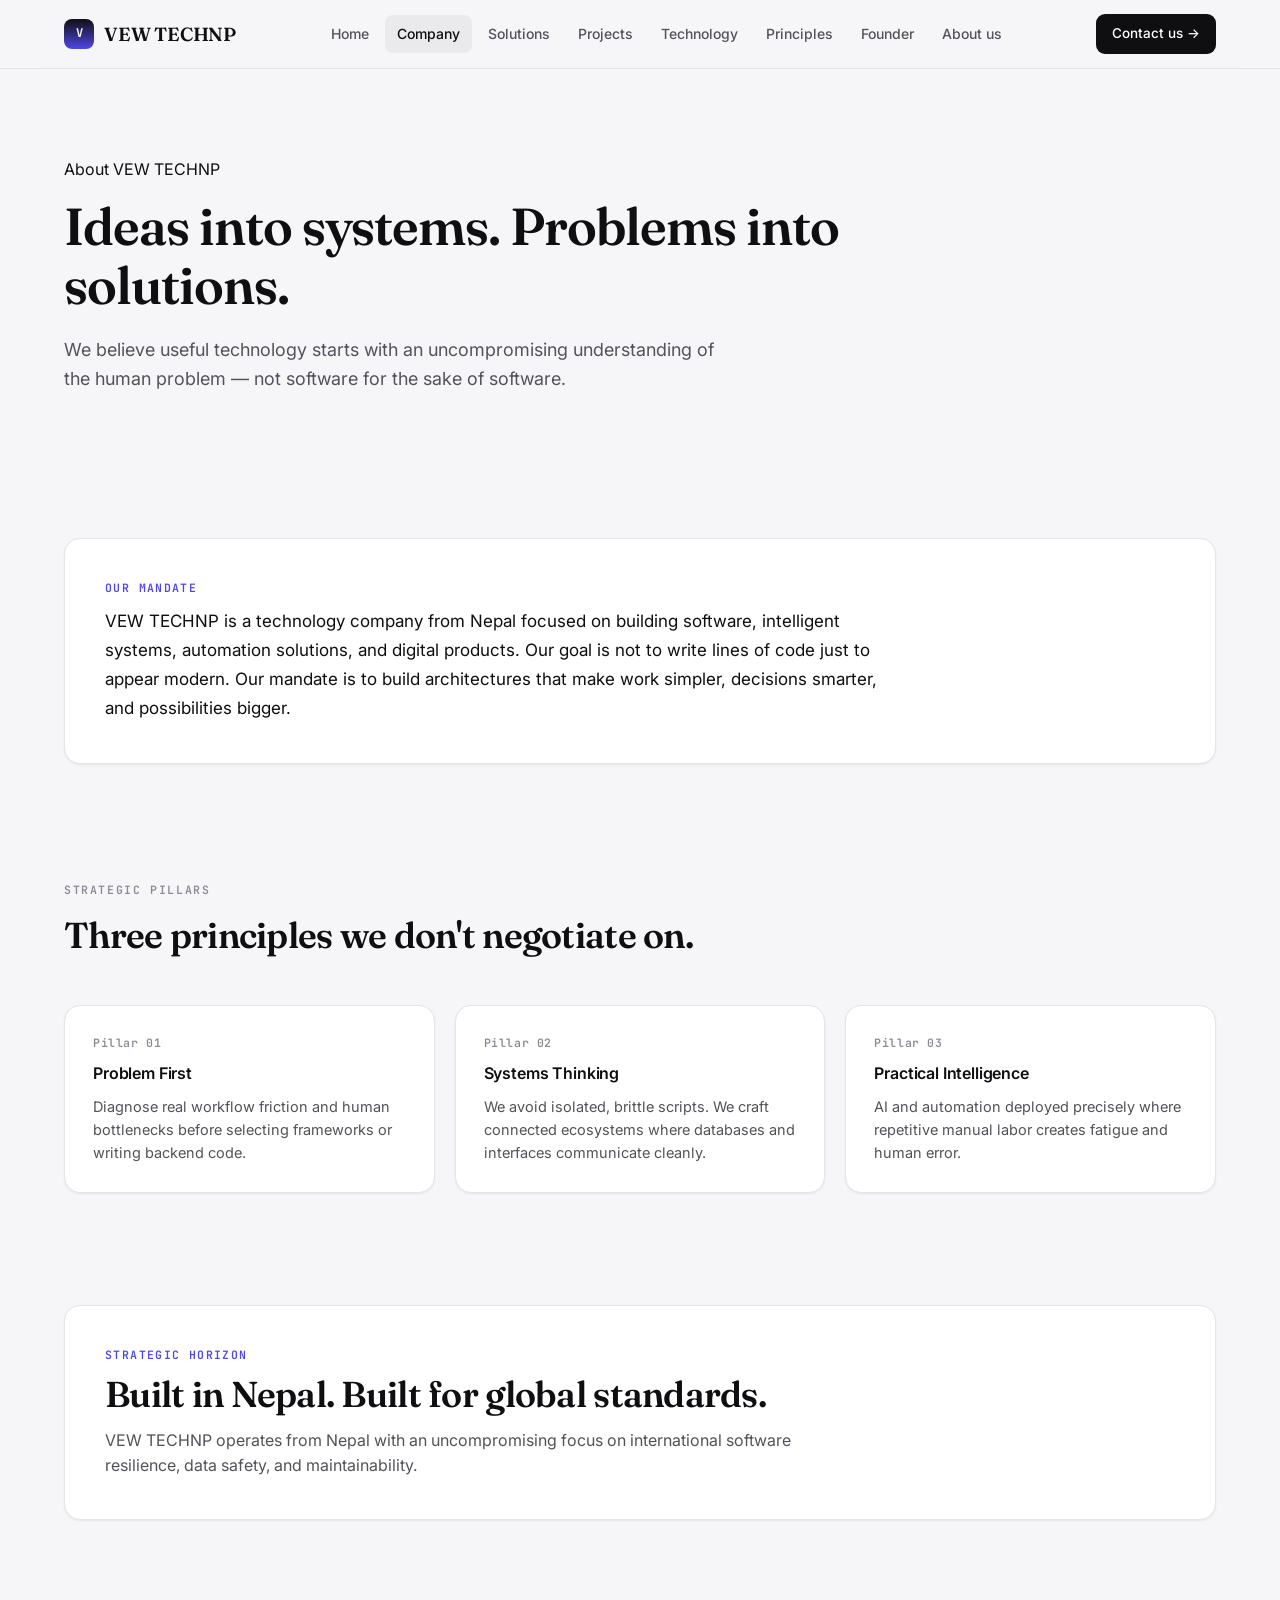
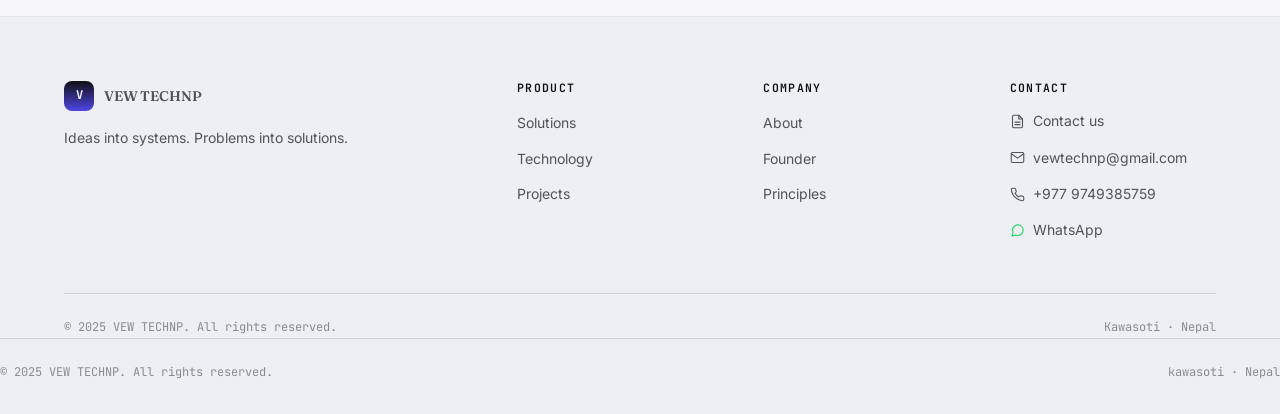
<file: company.html>
<!DOCTYPE html>
<html lang="en">
<head>
<meta charset="utf-8">
<meta name="viewport" content="width=device-width, initial-scale=1">
<title>About VEW TECHNP — A Kawasoti Software Studio Built on Problem-First Engineering</title>
<meta name="description" content="Learn about VEW TECHNP — a Nepal-based technology company focused on software development, intelligent systems, automation, and scalable digital products.">
<meta name="robots" content="index, follow">
<link rel="canonical" href="https://VEW TECHNP.org/company.html">
<meta property="og:title" content="About VEW TECHNP — Problem-First Software Engineering">
<meta property="og:description" content="A Nepal-based technology studio building software, automation, and intelligent systems.">
<meta property="og:url" content="https://VEW TECHNP.org/company.html">
<meta property="og:type" content="website">
<link rel="preconnect" href="https://fonts.googleapis.com">
<link rel="preconnect" href="https://fonts.gstatic.com" crossorigin>
<link href="https://fonts.googleapis.com/css2?family=Fraunces:opsz,wght@9..144,500;9..144,600;9..144,700&family=Inter:wght@400;500;600&family=JetBrains+Mono:wght@400;500;600&display=swap" rel="stylesheet">
<link rel="stylesheet" href="style.css">
<link rel="icon" href="data:image/svg+xml,<svg xmlns='http://www.w3.org/2000/svg' viewBox='0 0 100 100'><rect width='100' height='100' rx='22' fill='%230f0f12'/><text x='50' y='68' font-size='52' font-family='monospace' font-weight='700' fill='white' text-anchor='middle'>V</text></svg>">
<link rel="stylesheet" href="style.css">
<link rel="stylesheet" href="https://cdnjs.cloudflare.com/ajax/libs/font-awesome/6.5.2/css/all.min.css">
</head>
<body>

<header class="site-header">
  <div class="wrap nav">
    <a href="index.html" class="brand"><span class="brand-mark">V</span> VEW TECHNP</a>
    <nav class="nav-links">
      <a href="index.html">Home</a>
      <a href="company.html" class="active">Company</a>
      <a href="solutions.html">Solutions</a>
      <a href="projects.html">Projects</a>
      <a href="technology.html">Technology</a>
      <a href="Principles.html">Principles</a>
      <a href="founder.html">Founder</a>
       <a href="About.html">About us</a>
    </nav>
    <a href="contact.html" class="nav-cta">Contact us   →</a>
    <button class="menu-toggle" aria-label="Toggle menu"><span></span><span></span><span></span></button>
  </div>
</header>

<main>

  <section>
    <div class="wrap">
      <span class="eyebro">About VEW TECHNP</span>
      <h1 style="margin:14px 0 20px;max-width:820px;">Ideas into systems. Problems into solutions.</h1>
      <p style="font-size:18px;max-width:680px;">We believe useful technology starts with an uncompromising understanding of the human problem — not software for the sake of software.</p>
    </div>
  </section>

  <section class="tight">
    <div class="wrap">
      <div class="feature">
        <span class="label">Our Mandate</span>
        <p style="font-size:17px;color:var(--ink);line-height:1.7;max-width:800px;">VEW TECHNP is a technology company from Nepal focused on building software, intelligent systems, automation solutions, and digital products. Our goal is not to write lines of code just to appear modern. Our mandate is to build architectures that make work simpler, decisions smarter, and possibilities bigger.</p>
      </div>
    </div>
  </section>

  <section class="tight">
    <div class="wrap">
      <div class="section-head">
        <span class="eyebrow">Strategic Pillars</span>
        <h2>Three principles we don't negotiate on.</h2>
      </div>
      <div class="grid grid-3">
        <div class="card">
          <span class="num">Pillar 01</span>
          <h3>Problem First</h3>
          <p>Diagnose real workflow friction and human bottlenecks before selecting frameworks or writing backend code.</p>
        </div>
        <div class="card">
          <span class="num">Pillar 02</span>
          <h3>Systems Thinking</h3>
          <p>We avoid isolated, brittle scripts. We craft connected ecosystems where databases and interfaces communicate cleanly.</p>
        </div>
        <div class="card">
          <span class="num">Pillar 03</span>
          <h3>Practical Intelligence</h3>
          <p>AI and automation deployed precisely where repetitive manual labor creates fatigue and human error.</p>
        </div>
      </div>
    </div>
  </section>

  <section class="tight">
    <div class="wrap">
      <div class="feature">
        <span class="label">Strategic Horizon</span>
        <h2 style="margin-bottom:12px;">Built in Nepal. Built for global standards.</h2>
        <p style="max-width:720px;">VEW TECHNP operates from Nepal with an uncompromising focus on international software resilience, data safety, and maintainability.</p>
      </div>
    </div>
  </section>

</main>

<footer class="site-footer">
  <div class="wrap">
    <div class="footer-grid">
      <div>
        <a href="index.html" class="brand" style="margin-bottom:16px;"><span class="brand-mark">V</span> VEW TECHNP</a>
        <p style="font-size:14px;max-width:320px;">Ideas into systems. Problems into solutions.</p>
      </div>
      <div><h4>Product</h4><ul><li><a href="solutions.html">Solutions</a></li><li><a href="technology.html">Technology</a></li><li><a href="projects.html">Projects</a></li></ul></div>
      <div><h4>Company</h4><ul><li><a href="company.html">About</a></li><li><a href="founder.html">Founder</a></li><li><a href="Principles.html">Principles</a></li></ul></div>
      <div>
  <h4>Contact</h4>
  <ul>
    <li>
      <a href="contact.html"
         style="display:inline-flex;align-items:center;gap:8px;font-size:14px;color:#52525b;text-decoration:none;transition:color .15s;"
         onmouseover="this.style.color='#4f46e5';this.querySelector('svg').style.stroke='#4f46e5';"
         onmouseout="this.style.color='#52525b';this.querySelector('svg').style.stroke='currentColor';">
        <svg xmlns="http://www.w3.org/2000/svg" width="15" height="15" viewBox="0 0 24 24" fill="none" stroke="currentColor" stroke-width="1.75" stroke-linecap="round" stroke-linejoin="round" style="flex-shrink:0;transition:stroke .15s;">
          <path d="M14 2H6a2 2 0 0 0-2 2v16a2 2 0 0 0 2 2h12a2 2 0 0 0 2-2V8z"/>
          <polyline points="14 2 14 8 20 8"/>
          <line x1="16" y1="13" x2="8" y2="13"/>
          <line x1="16" y1="17" x2="8" y2="17"/>
        </svg>
        Contact us
      </a>
    </li>
    <li>
      <a href="mailto:vewtechnp@gmail.com"
         style="display:inline-flex;align-items:center;gap:8px;font-size:14px;color:#52525b;text-decoration:none;transition:color .15s;"
         onmouseover="this.style.color='#4f46e5';this.querySelector('svg').style.stroke='#4f46e5';"
         onmouseout="this.style.color='#52525b';this.querySelector('svg').style.stroke='currentColor';">
        <svg xmlns="http://www.w3.org/2000/svg" width="15" height="15" viewBox="0 0 24 24" fill="none" stroke="currentColor" stroke-width="1.75" stroke-linecap="round" stroke-linejoin="round" style="flex-shrink:0;transition:stroke .15s;">
          <rect x="2" y="4" width="20" height="16" rx="2"/>
          <polyline points="22,6 12,13 2,6"/>
        </svg>
        vewtechnp@gmail.com
      </a>
    </li>
    <li>
      <a href="tel:+9779749385759"
         style="display:inline-flex;align-items:center;gap:8px;font-size:14px;color:#52525b;text-decoration:none;transition:color .15s;"
         onmouseover="this.style.color='#4f46e5';this.querySelector('svg').style.stroke='#4f46e5';"
         onmouseout="this.style.color='#52525b';this.querySelector('svg').style.stroke='currentColor';">
        <svg xmlns="http://www.w3.org/2000/svg" width="15" height="15" viewBox="0 0 24 24" fill="none" stroke="currentColor" stroke-width="1.75" stroke-linecap="round" stroke-linejoin="round" style="flex-shrink:0;transition:stroke .15s;">
          <path d="M22 16.92v3a2 2 0 0 1-2.18 2 19.79 19.79 0 0 1-8.63-3.07 19.5 19.5 0 0 1-6-6 19.79 19.79 0 0 1-3.07-8.67A2 2 0 0 1 4.11 2h3a2 2 0 0 1 2 1.72 12.84 12.84 0 0 0 .7 2.81 2 2 0 0 1-.45 2.11L8.09 9.91a16 16 0 0 0 6 6l1.27-1.27a2 2 0 0 1 2.11-.45 12.84 12.84 0 0 0 2.81.7A2 2 0 0 1 22 16.92z"/>
        </svg>
        +977 9749385759
      </a>
    </li>
    <li>
      <a href="https://wa.me/9779749385759" target="_blank" rel="noopener"
         style="display:inline-flex;align-items:center;gap:8px;font-size:14px;color:#52525b;text-decoration:none;transition:color .15s;"
         onmouseover="this.style.color='#25D366';this.querySelector('svg').style.stroke='#25D366';"
         onmouseout="this.style.color='#52525b';this.querySelector('svg').style.stroke='#25D366';">
        <svg xmlns="http://www.w3.org/2000/svg" width="15" height="15" viewBox="0 0 24 24" fill="none" stroke="#25D366" stroke-width="1.75" stroke-linecap="round" stroke-linejoin="round" style="flex-shrink:0;transition:stroke .15s;">
          <path d="M21 11.5a8.38 8.38 0 0 1-.9 3.8 8.5 8.5 0 0 1-7.6 4.7 8.38 8.38 0 0 1-3.8-.9L3 21l1.9-5.7a8.38 8.38 0 0 1-.9-3.8 8.5 8.5 0 0 1 4.7-7.6 8.38 8.38 0 0 1 3.8-.9h.5a8.48 8.48 0 0 1 8 8v.5z"/>
        </svg>
        WhatsApp
      </a>
    </li>
  </ul>
</div>
    </div>
    <div class="footer-bottom"><span>© 2025 VEW TECHNP. All rights reserved.</span><span>Kawasoti · Nepal</span></div>
  </div>
    </div>
    <div class="footer-bottom"><span>© 2025 VEW TECHNP. All rights reserved.</span><span>kawasoti · Nepal</span></div>
  </div>
</footer>
<script>
document.addEventListener('DOMContentLoaded', function () {
  var toggle = document.querySelector('.menu-toggle');
  var navLinks = document.querySelector('.nav-links');
  if (toggle && navLinks) {
    toggle.addEventListener('click', function () {
      navLinks.classList.toggle('open');
    });
  }
});
</script>
<script src="main.js"></script>
</body>
</html>
</file>
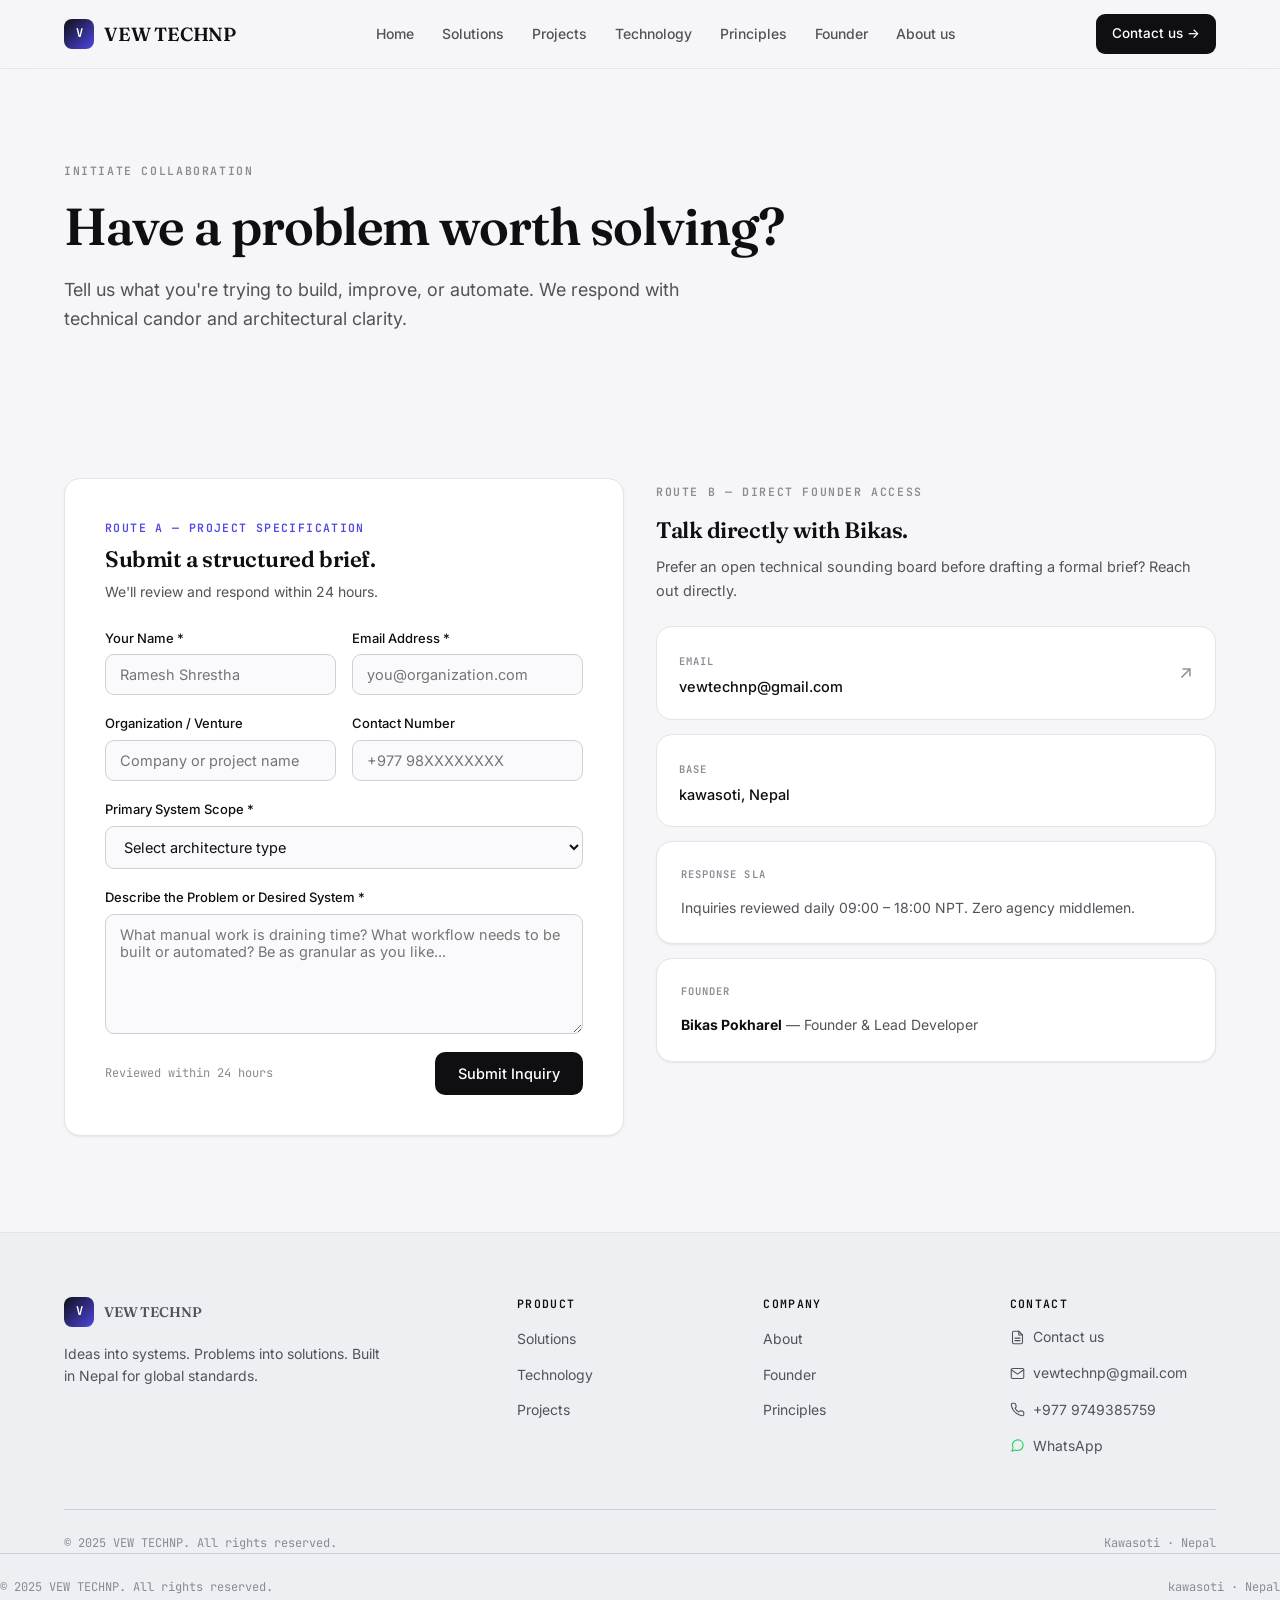
<file: contact.html>
<!DOCTYPE html>
<html lang="en">
<head>
<meta charset="utf-8">
<meta name="viewport" content="width=device-width, initial-scale=1">

<!-- ============ SEO ============ -->
<title>Contact VEW TECHNP — Start a Software or Automation Project</title>
<meta name="description" content="Tell VEW TECHNP about your project. Submit a structured inquiry or reach founder Bikas Pokharel directly for custom software, AI integration, and automation work.">
<meta name="keywords" content="contact VEW TECHNP, hire software developer Nepal, custom software inquiry, AI automation consultant kawasoti">
<meta name="author" content="VEW TECHNP">
<meta name="robots" content="index, follow">
<link rel="canonical" href="https://VEW TECHNP.org/contact.html">

<!-- ============ OPEN GRAPH ============ -->
<meta property="og:type" content="website">
<meta property="og:site_name" content="VEW TECHNP">
<meta property="og:title" content="Contact VEW TECHNP — Contact us  ">
<meta property="og:description" content="Submit a project brief or reach founder Bikas Pokharel directly. Custom software, AI, and automation from kawasoti, Nepal.">
<meta property="og:url" content="https://VEW TECHNP.org/contact.html">
<meta property="og:locale" content="en_US">

<!-- ============ TWITTER ============ -->
<meta name="twitter:card" content="summary_large_image">
<meta name="twitter:title" content="Contact VEW TECHNP — Contact us  ">
<meta name="twitter:description" content="Custom software, AI integration, and automation. Based in kawasoti, Nepal.">

<!-- ============ FAVICON ============ -->
<link rel="icon" href="data:image/svg+xml,<svg xmlns='http://www.w3.org/2000/svg' viewBox='0 0 100 100'><rect width='100' height='100' rx='22' fill='%230f0f12'/><text x='50' y='68' font-size='52' font-family='monospace' font-weight='700' fill='white' text-anchor='middle'>V</text></svg>">

<!-- ============ FONTS ============ -->
<link rel="preconnect" href="https://fonts.googleapis.com">
<link rel="preconnect" href="https://fonts.gstatic.com" crossorigin>
<link href="https://fonts.googleapis.com/css2?family=Fraunces:opsz,wght@9..144,500;9..144,600;9..144,700&family=Inter:wght@400;500;600;700&family=JetBrains+Mono:wght@400;500;600&display=swap" rel="stylesheet">
<link rel="stylesheet" href="https://cdnjs.cloudflare.com/ajax/libs/font-awesome/6.5.2/css/all.min.css">
<!-- ============ STRUCTURED DATA ============ -->
<script type="application/ld+json">
{
  "@context": "https://schema.org",
  "@type": "ContactPage",
  "name": "Contact VEW TECHNP",
  "url": "https://VEW TECHNP.org/contact.html",
  "description": "Contact page for VEW TECHNP — software, AI, and automation studio in kawasoti, Nepal.",
  "mainEntity": {
    "@type": "Organization",
    "name": "VEW TECHNP",
    "email": "vewtechnp@gmail.com",
    "address": {
      "@type": "PostalAddress",
      "addressLocality": "kawasoti",
      "addressRegion": "gandaki",
      "addressCountry": "NP"
    },
    "founder": {
      "@type": "Person",
      "name": "Bikas Pokharel",
      "jobTitle": "Founder & Lead Developer"
    }
  }
}
</script>

<style>
/* ============================================================
   DESIGN TOKENS
   ============================================================ */
:root{
  --bg:#f6f6f8;
  --bg-alt:#eeeff2;
  --surface:#ffffff;
  --ink:#0f0f12;
  --ink-soft:#52525b;
  --ink-mute:#8a8a94;
  --line:#e4e4e9;
  --line-strong:#cfcfd6;
  --accent:#4f46e5;
  --accent-soft:#eef0ff;
  --error:#ba1a1a;
  --code:'JetBrains Mono',ui-monospace,monospace;
  --sans:'Inter',-apple-system,BlinkMacSystemFont,sans-serif;
  --display:'Fraunces',Georgia,serif;
  --radius:10px;
  --radius-lg:16px;
  --shadow-sm:0 1px 2px rgba(15,15,18,.04),0 1px 3px rgba(15,15,18,.03);
  --shadow-md:0 4px 12px rgba(15,15,18,.05),0 1px 3px rgba(15,15,18,.04);
  --shadow-lg:0 20px 40px -12px rgba(15,15,18,.10);
  --max:1200px;
}
*{box-sizing:border-box;margin:0;padding:0;}
html{scroll-behavior:smooth;}
body{
  font-family:var(--sans);font-size:16px;line-height:1.6;
  color:var(--ink);background:var(--bg);
  -webkit-font-smoothing:antialiased;text-rendering:optimizeLegibility;
}
img{max-width:100%;display:block;}
a{color:inherit;text-decoration:none;}
.wrap{max-width:var(--max);margin:0 auto;padding:0 24px;}

/* ============================================================
   HEADER / NAV
   ============================================================ */
.site-header{
  position:sticky;top:0;z-index:100;
  background:rgba(246,246,248,.82);
  backdrop-filter:saturate(180%) blur(14px);
  -webkit-backdrop-filter:saturate(180%) blur(14px);
  border-bottom:1px solid var(--line);
}
.nav{display:flex;align-items:center;justify-content:space-between;height:68px;gap:24px;}
.brand{
  display:flex;align-items:center;gap:10px;
  font-family:var(--display);font-weight:600;font-size:19px;
  letter-spacing:-.01em;
}
.brand-mark{
  width:30px;height:30px;border-radius:8px;
  background:linear-gradient(135deg,var(--ink) 0%,var(--accent) 100%);
  display:grid;place-items:center;color:#fff;
  font-family:var(--code);font-size:12px;font-weight:700;
}
.nav-links{display:flex;gap:4px;align-items:center;}
.nav-links a{
  font-size:14px;font-weight:500;color:var(--ink-soft);
  padding:8px 12px;border-radius:8px;
  transition:color .15s,background .15s;
}
.nav-links a:hover{color:var(--ink);background:rgba(0,0,0,.04);}
.nav-links a.active{color:var(--ink);background:rgba(0,0,0,.05);}
.nav-cta{
  display:inline-flex;align-items:center;gap:6px;
  background:var(--ink);color:#fff;
  font-size:13.5px;font-weight:500;
  padding:9px 16px;border-radius:9px;
  transition:transform .15s,box-shadow .15s;
}
.nav-cta:hover{transform:translateY(-1px);box-shadow:var(--shadow-md);}
.menu-toggle{
  display:none;background:none;border:0;cursor:pointer;padding:8px;
}
.menu-toggle span{
  display:block;width:20px;height:2px;background:var(--ink);
  margin:4px 0;border-radius:2px;
}

/* ============================================================
   TYPOGRAPHY
   ============================================================ */
h1,h2,h3,h4{
  font-family:var(--display);font-weight:600;
  letter-spacing:-.02em;line-height:1.15;
}
h1{font-size:clamp(2rem,4.5vw,3.25rem);}
h2{font-size:clamp(1.6rem,3vw,2.25rem);}
h3{font-size:1.2rem;}
p{color:var(--ink-soft);}
.eyebrow{
  font-family:var(--code);font-size:11.5px;font-weight:600;
  letter-spacing:.14em;text-transform:uppercase;color:var(--ink-mute);
  display:inline-flex;align-items:center;gap:8px;
}
.eyebrow::before {
  display: none;
}

/* ============================================================
   SECTIONS
   ============================================================ */
section{padding:88px 0;}
section.tight{padding:56px 0;}
.feature{
  background:var(--surface);border:1px solid var(--line);
  border-radius:var(--radius-lg);padding:40px;
  box-shadow:var(--shadow-sm);
}
.feature .label{
  font-family:var(--code);font-size:11.5px;font-weight:600;
  text-transform:uppercase;letter-spacing:.12em;color:var(--accent);
  display:block;margin-bottom:10px;
}
.card{
  background:var(--surface);border:1px solid var(--line);
  border-radius:var(--radius-lg);padding:24px;
  box-shadow:var(--shadow-sm);
  transition:transform .2s,box-shadow .2s,border-color .2s;
  display:flex;flex-direction:column;gap:8px;
}
.card:hover{
  transform:translateY(-2px);box-shadow:var(--shadow-md);
  border-color:var(--line-strong);
}
.grid-2{display:grid;grid-template-columns:1fr 1fr;gap:32px;align-items:start;}

/* ============================================================
   FORMS
   ============================================================ */
form{display:flex;flex-direction:column;gap:18px;}
.field{display:flex;flex-direction:column;gap:6px;}
.field label{font-size:13px;font-weight:500;color:var(--ink);}
.field input,.field select,.field textarea{
  font-family:var(--sans);font-size:14.5px;
  padding:11px 14px;border-radius:9px;
  border:1px solid var(--line-strong);
  background:#fafafc;color:var(--ink);
  transition:border-color .15s,box-shadow .15s;
  width:100%;
}
.field input:focus,.field select:focus,.field textarea:focus{
  outline:none;border-color:var(--accent);
  box-shadow:0 0 0 3px rgba(79,70,229,.12);
  background:#fff;
}
.field textarea{resize:vertical;min-height:120px;}
.field input.invalid,.field select.invalid,.field textarea.invalid{
  border-color:var(--error);
  box-shadow:0 0 0 3px rgba(186,26,26,.08);
}
.form-row{display:grid;grid-template-columns:1fr 1fr;gap:16px;}

.form-success{
  padding:16px;border-radius:10px;
  background:var(--accent-soft);
  border:1px solid rgba(79,70,229,.2);
  color:var(--ink);font-size:14px;
  animation:fadeIn .4s ease;
}
.form-error{
  padding:16px;border-radius:10px;
  background:#fef2f2;
  border:1px solid rgba(186,26,26,.25);
  color:var(--error);font-size:14px;
  animation:fadeIn .4s ease;
}
@keyframes fadeIn{from{opacity:0;transform:translateY(-4px);}to{opacity:1;transform:translateY(0);}}

/* ============================================================
   BUTTONS
   ============================================================ */
.btn{
  display:inline-flex;align-items:center;gap:8px;
  padding:12px 22px;border-radius:10px;
  font-size:14.5px;font-weight:500;
  transition:transform .15s,box-shadow .15s,background .15s;
  border:1px solid transparent;cursor:pointer;
  font-family:var(--sans);
}
.btn-primary{background:var(--ink);color:#fff;}
.btn-primary:hover:not(:disabled){transform:translateY(-1px);box-shadow:var(--shadow-md);}
.btn-primary:disabled{opacity:.6;cursor:not-allowed;}
.btn-ghost{background:var(--surface);border-color:var(--line-strong);color:var(--ink);}
.btn-ghost:hover{border-color:var(--ink);transform:translateY(-1px);}

/* ============================================================
   CONTACT INFO CARDS
   ============================================================ */
.contact-card{
  background:var(--surface);border:1px solid var(--line);
  border-radius:var(--radius-lg);padding:20px 22px;
  display:flex;align-items:center;justify-content:space-between;
  transition:border-color .15s,transform .15s;
  margin-bottom:14px;
}
a.contact-card:hover{border-color:var(--ink);transform:translateY(-1px);}
.contact-card .meta{
  font-family:var(--code);font-size:10.5px;
  color:var(--ink-mute);text-transform:uppercase;
  letter-spacing:.1em;font-weight:600;
}
.contact-card .value{
  color:var(--ink);font-weight:500;font-size:14.5px;
  margin-top:3px;
}
.contact-card .arrow{color:var(--ink-mute);font-size:18px;}

/* ============================================================
   FOOTER
   ============================================================ */
.site-footer{
  background:var(--bg-alt);border-top:1px solid var(--line);
  padding:64px 0 32px;margin-top:40px;
}
.footer-grid{
  display:grid;grid-template-columns:2fr 1fr 1fr 1fr;
  gap:40px;margin-bottom:48px;
}
.footer-grid h4{
  font-family:var(--code);font-size:11.5px;font-weight:600;
  letter-spacing:.12em;text-transform:uppercase;
  color:var(--ink);margin-bottom:16px;
}
.footer-grid ul{
  list-style:none;display:flex;flex-direction:column;gap:10px;
}
.footer-grid a{font-size:14px;color:var(--ink-soft);}
.footer-grid a:hover{color:var(--ink);}
.footer-bottom{
  padding-top:24px;border-top:1px solid var(--line-strong);
  display:flex;justify-content:space-between;align-items:center;
  gap:16px;font-family:var(--code);font-size:12px;
  color:var(--ink-mute);flex-wrap:wrap;
}

/* ============================================================
   RESPONSIVE
   ============================================================ */
@media(max-width:900px){
  .footer-grid{grid-template-columns:1fr 1fr;gap:32px;}
}
@media(max-width:720px){
  section{padding:64px 0;}
  .grid-2{grid-template-columns:1fr;gap:24px;}
  .form-row{grid-template-columns:1fr;}
  .nav-links{
    display:none;position:absolute;top:68px;left:0;right:0;
    flex-direction:column;gap:4px;padding:16px 24px 24px;
    background:var(--surface);border-bottom:1px solid var(--line);
  }
  .nav-links.open{display:flex;}
  .nav-links a{padding:12px 14px;}
  .menu-toggle{display:block;}
  .footer-grid{grid-template-columns:1fr;}
  .feature{padding:28px;}
}
</style>
</head>
<body>

<!-- ============================================================
     HEADER
     ============================================================ -->
<header class="site-header">
  <div class="wrap nav">
    <a href="index.html" class="brand">
      <span class="brand-mark">V</span> VEW TECHNP
    </a>
    <nav class="nav-links" id="navLinks">
      <a href="index.html">Home</a>
      <a href="solutions.html">Solutions</a>
      <a href="projects.html">Projects</a>
      <a href="technology.html">Technology</a>
      <a href="Principles.html">Principles</a>
      <a href="founder.html">Founder</a>
       <a href="About.html">About us</a>
    </nav>
    <a href="contact.html" class="nav-cta active">Contact us   →</a>
    <button class="menu-toggle" aria-label="Toggle menu" onclick="document.getElementById('navLinks').classList.toggle('open')">
      <span></span><span></span><span></span>
    </button>
  </div>
</header>

<main>

  <!-- ============================================================
       HERO / PAGE HEADER
       ============================================================ -->
  <section>
    <div class="wrap">
      <span class="eyebrow">Initiate Collaboration</span>
      <h1 style="margin:14px 0 20px;max-width:820px;">Have a problem worth solving?</h1>
      <p style="font-size:18px;max-width:640px;">Tell us what you're trying to build, improve, or automate. We respond with technical candor and architectural clarity.</p>
    </div>
  </section>

  <!-- ============================================================
       TWO ROUTES
       ============================================================ -->
  <section class="tight">
    <div class="wrap">
      <div class="grid-2">

        <!-- ROUTE A: FORM -->
        <div class="feature">
          <span class="label">Route A — Project Specification</span>
          <h2 style="font-size:1.4rem;margin-bottom:8px;">Submit a structured brief.</h2>
          <p style="font-size:14px;margin-bottom:24px;">We'll review and respond within 24 hours.</p>

          <form id="project-inquiry-form" novalidate>
            <!-- Honeypot (spam trap — hidden from humans) -->
            <input type="checkbox" name="botcheck" id="botcheck" style="display:none !important" tabindex="-1" autocomplete="off">

            <div class="form-row">
              <div class="field">
                <label for="contact-name">Your Name *</label>
                <input id="contact-name" name="name" type="text" required placeholder="Ramesh Shrestha">
              </div>
              <div class="field">
                <label for="contact-email">Email Address *</label>
                <input id="contact-email" name="email" type="email" required placeholder="you@organization.com">
              </div>
            </div>

            <div class="form-row">
              <div class="field">
                <label for="contact-org">Organization / Venture</label>
                <input id="contact-org" name="organization" type="text" placeholder="Company or project name">
              </div>
              <div class="field">
                <label for="contact-phone">Contact Number</label>
                <input id="contact-phone" name="phone" type="tel" placeholder="+977 98XXXXXXXX">
              </div>
            </div>

            <div class="field">
              <label for="project-scope">Primary System Scope *</label>
              <select id="project-scope" name="scope" required>
                <option value="" disabled selected>Select architecture type</option>
                <option value="Custom Web Software & Cloud">Custom Web Software & Cloud</option>
                <option value="AI Integration & Workflow Automation">AI Integration & Workflow Automation</option>
                <option value="ERP, Inventory & Point-of-Sale">ERP, Inventory & Point-of-Sale</option>
                <option value="Rapid MVP & Digital Product">Rapid MVP & Digital Product</option>
                <option value="System Audit & Technical Consultation">System Audit & Technical Consultation</option>
              </select>
            </div>

            <div class="field">
              <label for="problem-desc">Describe the Problem or Desired System *</label>
              <textarea id="problem-desc" name="message" required placeholder="What manual work is draining time? What workflow needs to be built or automated? Be as granular as you like..."></textarea>
            </div>

            <div style="display:flex;justify-content:space-between;align-items:center;gap:16px;flex-wrap:wrap;">
              <span style="font-family:var(--code);font-size:12px;color:var(--ink-mute);">Reviewed within 24 hours</span>
              <button type="submit" id="submitBtn" class="btn btn-primary">Submit Inquiry</button>
            </div>

            <div id="form-success-banner" class="form-success" hidden>
              <strong>Inquiry received.</strong> Bikas and the VEW TECHNP team will analyze your requirements and reach out within 24 hours.
            </div>

            <div id="form-error-banner" class="form-error" hidden>
              <strong>Could not send.</strong> Please email us directly at <a href="mailto:vewtechnp@gmail.com" style="text-decoration:underline;">vewtechnp@gmail.com</a>.
            </div>
          </form>
        </div>

        <!-- ROUTE B: DIRECT CONTACT -->
        <div>
          <span class="eyebrow">Route B — Direct Founder Access</span>
          <h2 style="margin:14px 0 12px;font-size:1.4rem;">Talk directly with Bikas.</h2>
          <p style="font-size:14.5px;margin-bottom:24px;">Prefer an open technical sounding board before drafting a formal brief? Reach out directly.</p>

          <a href="mailto:vewtechnp@gmail.com" class="contact-card">
            <div>
              <span class="meta">Email</span>
              <div class="value">vewtechnp@gmail.com</div>
            </div>
            <span class="arrow">↗</span>
          </a>

          <div class="contact-card">
            <div>
              <span class="meta">Base</span>
              <div class="value">kawasoti, Nepal</div>
            </div>
          </div>

          <div class="card">
            <span class="meta" style="font-family:var(--code);font-size:10.5px;color:var(--ink-mute);text-transform:uppercase;letter-spacing:.1em;font-weight:600;">Response SLA</span>
            <p style="font-size:14px;margin-top:6px;">Inquiries reviewed daily 09:00 – 18:00 NPT. Zero agency middlemen.</p>
          </div>

          <div class="card" style="margin-top:14px;">
            <span class="meta" style="font-family:var(--code);font-size:10.5px;color:var(--ink-mute);text-transform:uppercase;letter-spacing:.1em;font-weight:600;">Founder</span>
            <p style="font-size:14px;margin-top:6px;"><strong style="color:var(--ink);">Bikas Pokharel</strong> — Founder & Lead Developer</p>
          </div>
        </div>

      </div>
    </div>
  </section>

</main>

<!-- ============================================================
     FOOTER
     ============================================================ -->
<footer class="site-footer">
  <div class="wrap">
    <div class="footer-grid">
      <div>
        <a href="index.html" class="brand" style="margin-bottom:16px;">
          <span class="brand-mark">V</span> VEW TECHNP
        </a>
        <p style="font-size:14px;max-width:320px;">Ideas into systems. Problems into solutions. Built in Nepal for global standards.</p>
      </div>
      <div>
        <h4>Product</h4>
        <ul>
          <li><a href="solutions.html">Solutions</a></li>
          <li><a href="technology.html">Technology</a></li>
          <li><a href="projects.html">Projects</a></li>
        </ul>
      </div>
      <div>
        <h4>Company</h4>
        <ul>
          <li><a href="company.html">About</a></li>
          <li><a href="founder.html">Founder</a></li>
          <li><a href="Principles.html">Principles</a></li>
        </ul>
      </div>
      <div>
  <h4>Contact</h4>
  <ul>
    <li>
      <a href="contact.html"
         style="display:inline-flex;align-items:center;gap:8px;font-size:14px;color:#52525b;text-decoration:none;transition:color .15s;"
         onmouseover="this.style.color='#4f46e5';this.querySelector('svg').style.stroke='#4f46e5';"
         onmouseout="this.style.color='#52525b';this.querySelector('svg').style.stroke='currentColor';">
        <svg xmlns="http://www.w3.org/2000/svg" width="15" height="15" viewBox="0 0 24 24" fill="none" stroke="currentColor" stroke-width="1.75" stroke-linecap="round" stroke-linejoin="round" style="flex-shrink:0;transition:stroke .15s;">
          <path d="M14 2H6a2 2 0 0 0-2 2v16a2 2 0 0 0 2 2h12a2 2 0 0 0 2-2V8z"/>
          <polyline points="14 2 14 8 20 8"/>
          <line x1="16" y1="13" x2="8" y2="13"/>
          <line x1="16" y1="17" x2="8" y2="17"/>
        </svg>
        Contact us
      </a>
    </li>
    <li>
      <a href="mailto:vewtechnp@gmail.com"
         style="display:inline-flex;align-items:center;gap:8px;font-size:14px;color:#52525b;text-decoration:none;transition:color .15s;"
         onmouseover="this.style.color='#4f46e5';this.querySelector('svg').style.stroke='#4f46e5';"
         onmouseout="this.style.color='#52525b';this.querySelector('svg').style.stroke='currentColor';">
        <svg xmlns="http://www.w3.org/2000/svg" width="15" height="15" viewBox="0 0 24 24" fill="none" stroke="currentColor" stroke-width="1.75" stroke-linecap="round" stroke-linejoin="round" style="flex-shrink:0;transition:stroke .15s;">
          <rect x="2" y="4" width="20" height="16" rx="2"/>
          <polyline points="22,6 12,13 2,6"/>
        </svg>
        vewtechnp@gmail.com
      </a>
    </li>
    <li>
      <a href="tel:+9779749385759"
         style="display:inline-flex;align-items:center;gap:8px;font-size:14px;color:#52525b;text-decoration:none;transition:color .15s;"
         onmouseover="this.style.color='#4f46e5';this.querySelector('svg').style.stroke='#4f46e5';"
         onmouseout="this.style.color='#52525b';this.querySelector('svg').style.stroke='currentColor';">
        <svg xmlns="http://www.w3.org/2000/svg" width="15" height="15" viewBox="0 0 24 24" fill="none" stroke="currentColor" stroke-width="1.75" stroke-linecap="round" stroke-linejoin="round" style="flex-shrink:0;transition:stroke .15s;">
          <path d="M22 16.92v3a2 2 0 0 1-2.18 2 19.79 19.79 0 0 1-8.63-3.07 19.5 19.5 0 0 1-6-6 19.79 19.79 0 0 1-3.07-8.67A2 2 0 0 1 4.11 2h3a2 2 0 0 1 2 1.72 12.84 12.84 0 0 0 .7 2.81 2 2 0 0 1-.45 2.11L8.09 9.91a16 16 0 0 0 6 6l1.27-1.27a2 2 0 0 1 2.11-.45 12.84 12.84 0 0 0 2.81.7A2 2 0 0 1 22 16.92z"/>
        </svg>
        +977 9749385759
      </a>
    </li>
    <li>
      <a href="https://wa.me/9779749385759" target="_blank" rel="noopener"
         style="display:inline-flex;align-items:center;gap:8px;font-size:14px;color:#52525b;text-decoration:none;transition:color .15s;"
         onmouseover="this.style.color='#25D366';this.querySelector('svg').style.stroke='#25D366';"
         onmouseout="this.style.color='#52525b';this.querySelector('svg').style.stroke='#25D366';">
        <svg xmlns="http://www.w3.org/2000/svg" width="15" height="15" viewBox="0 0 24 24" fill="none" stroke="#25D366" stroke-width="1.75" stroke-linecap="round" stroke-linejoin="round" style="flex-shrink:0;transition:stroke .15s;">
          <path d="M21 11.5a8.38 8.38 0 0 1-.9 3.8 8.5 8.5 0 0 1-7.6 4.7 8.38 8.38 0 0 1-3.8-.9L3 21l1.9-5.7a8.38 8.38 0 0 1-.9-3.8 8.5 8.5 0 0 1 4.7-7.6 8.38 8.38 0 0 1 3.8-.9h.5a8.48 8.48 0 0 1 8 8v.5z"/>
        </svg>
        WhatsApp
      </a>
    </li>
  </ul>
</div>
    </div>
    <div class="footer-bottom"><span>© 2025 VEW TECHNP. All rights reserved.</span><span>Kawasoti · Nepal</span></div>
  </div>
    </div>
    <div class="footer-bottom">
      <span>© 2025 VEW TECHNP. All rights reserved.</span>
      <span>kawasoti · Nepal</span>
    </div>
  </div>
</footer>

<script>
/* ============================================================
   MOBILE MENU
   ============================================================ */
document.querySelectorAll('#navLinks a').forEach(a => {
  a.addEventListener('click', () => {
    document.getElementById('navLinks').classList.remove('open');
  });
});

/* ============================================================
   CONTACT FORM → Formspree → vewtechnp@gmail.com
   ------------------------------------------------------------
   Endpoint: https://formspree.io/f/xaeqeadw
   ============================================================ */
const FORMSPREE_ENDPOINT = 'https://formspree.io/f/xaeqeadw';

const form = document.getElementById('project-inquiry-form');
const successBanner = document.getElementById('form-success-banner');
const errorBanner = document.getElementById('form-error-banner');
const submitBtn = document.getElementById('submitBtn');

function markInvalid(id, invalid){
  const el = document.getElementById(id);
  if (!el) return;
  if (invalid) el.classList.add('invalid');
  else el.classList.remove('invalid');
}

form.addEventListener('submit', async (e) => {
  e.preventDefault();

  successBanner.hidden = true;
  errorBanner.hidden = true;

  // --- Validation ---
  const required = [
    { id: 'contact-name',  test: v => v.trim().length > 1 },
    { id: 'contact-email', test: v => /^[^\s@]+@[^\s@]+\.[^\s@]+$/.test(v.trim()) },
    { id: 'project-scope', test: v => v.trim().length > 0 },
    { id: 'problem-desc',  test: v => v.trim().length > 5 }
  ];

  let valid = true;
  required.forEach(({ id, test }) => {
    const el = document.getElementById(id);
    const ok = test(el.value || '');
    markInvalid(id, !ok);
    if (!ok) valid = false;
  });

  if (!valid) {
    const first = form.querySelector('.invalid');
    if (first) first.focus();
    return;
  }

  // --- Honeypot check ---
  if (document.getElementById('botcheck').checked) return;

  // --- Build payload (Formspree format) ---
  const payload = {
    name:         document.getElementById('contact-name').value,
    email:        document.getElementById('contact-email').value,
    organization: document.getElementById('contact-org').value || '—',
    phone:        document.getElementById('contact-phone').value || '—',
    scope:        document.getElementById('project-scope').value,
    message:      document.getElementById('problem-desc').value,

    // Formspree special fields
    _subject: 'New Project Inquiry — VEW TECHNP Website',
    _replyto: document.getElementById('contact-email').value
  };

  // --- Submit ---
  submitBtn.disabled = true;
  submitBtn.textContent = 'Sending…';

  try {
    const res = await fetch(FORMSPREE_ENDPOINT, {
      method: 'POST',
      headers: {
        'Accept': 'application/json',
        'Content-Type': 'application/json'
      },
      body: JSON.stringify(payload)
    });

    if (res.ok) {
      form.reset();
      successBanner.hidden = false;
      successBanner.scrollIntoView({ behavior: 'smooth', block: 'center' });
      setTimeout(() => { successBanner.hidden = true; }, 12000);
    } else {
      // Log details for debugging
      let detail = '';
      try { detail = JSON.stringify(await res.json()); } catch(_) {}
      console.error('Formspree error:', res.status, detail);
      errorBanner.hidden = false;
      errorBanner.scrollIntoView({ behavior: 'smooth', block: 'center' });
    }
  } catch (err) {
    console.error('Network error:', err);
    errorBanner.hidden = false;
    errorBanner.scrollIntoView({ behavior: 'smooth', block: 'center' });
  } finally {
    submitBtn.disabled = false;
    submitBtn.textContent = 'Submit Inquiry';
  }
});
document.addEventListener('DOMContentLoaded', function () {
  var toggle = document.querySelector('.menu-toggle');
  var navLinks = document.querySelector('.nav-links');
  if (toggle && navLinks) {
    toggle.addEventListener('click', function () {
      navLinks.classList.toggle('open');
    });
  }
});

</script>

</body>
</html>
</file>
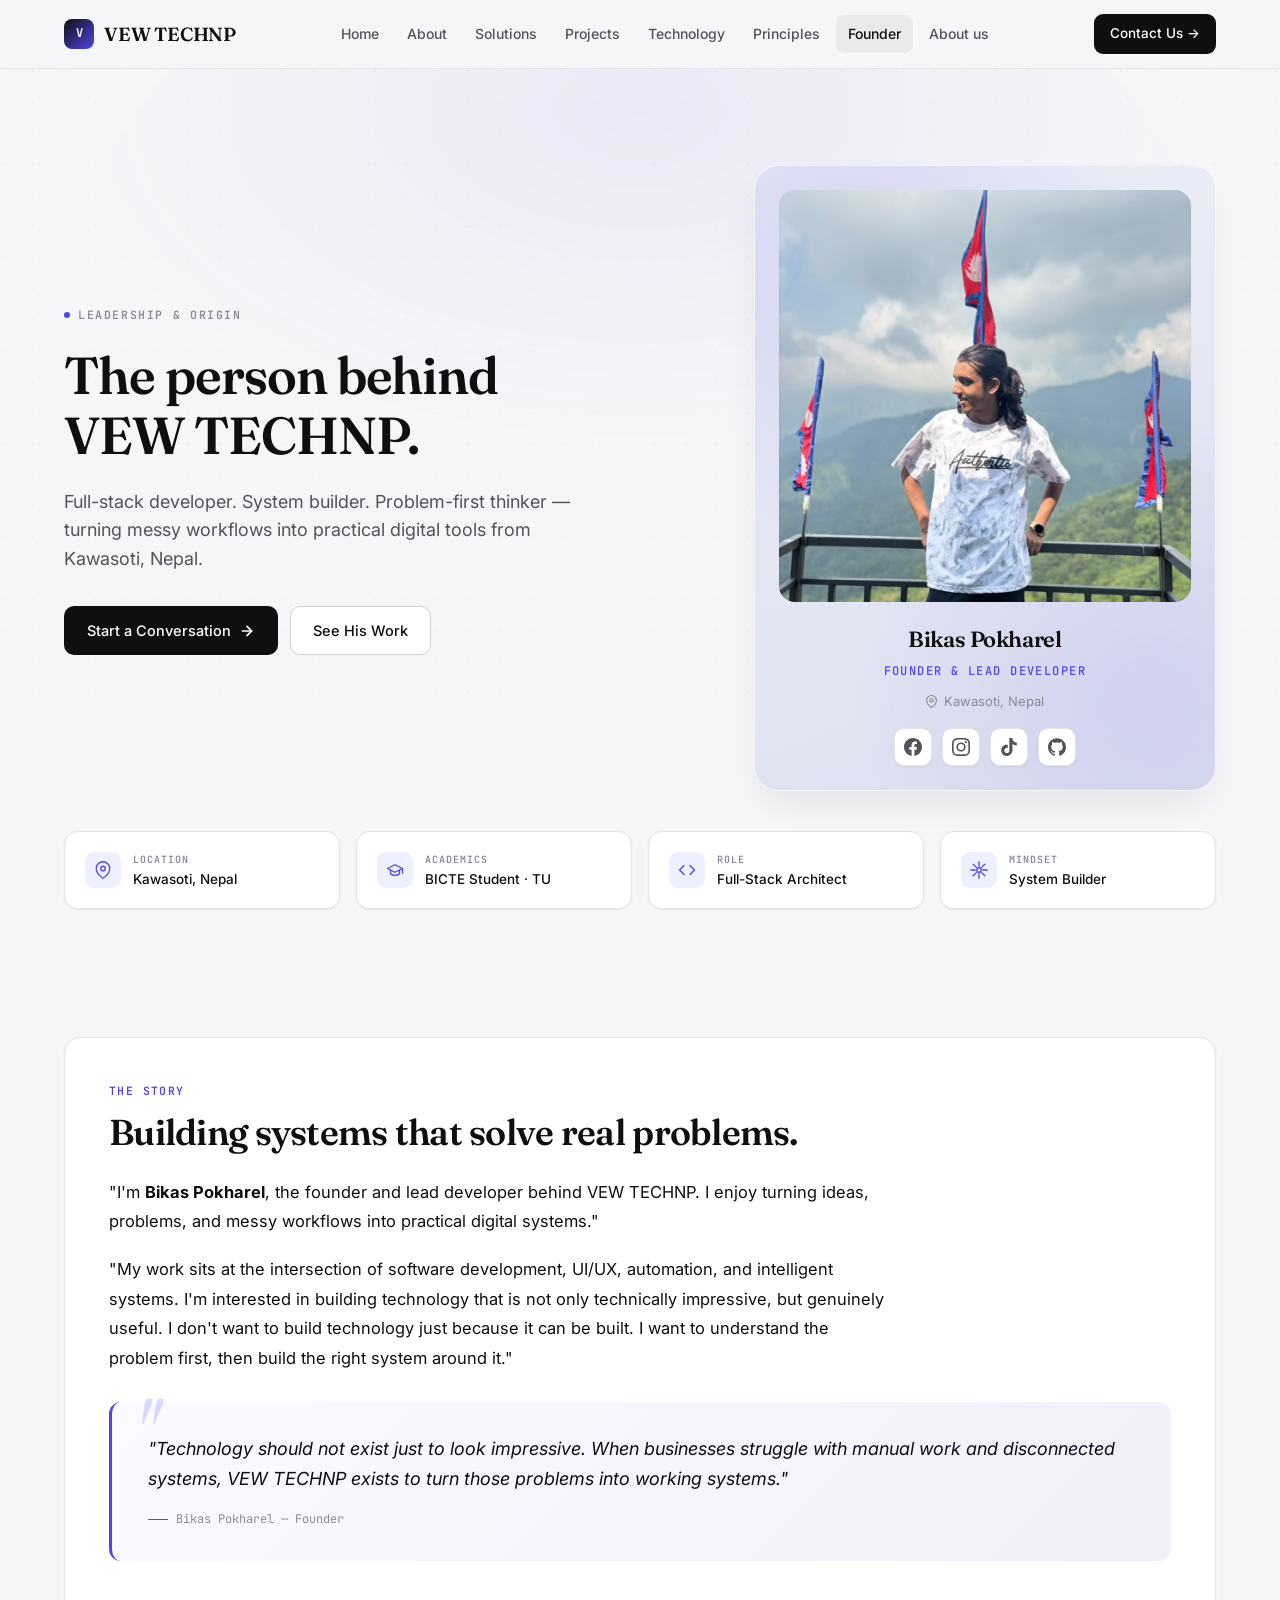
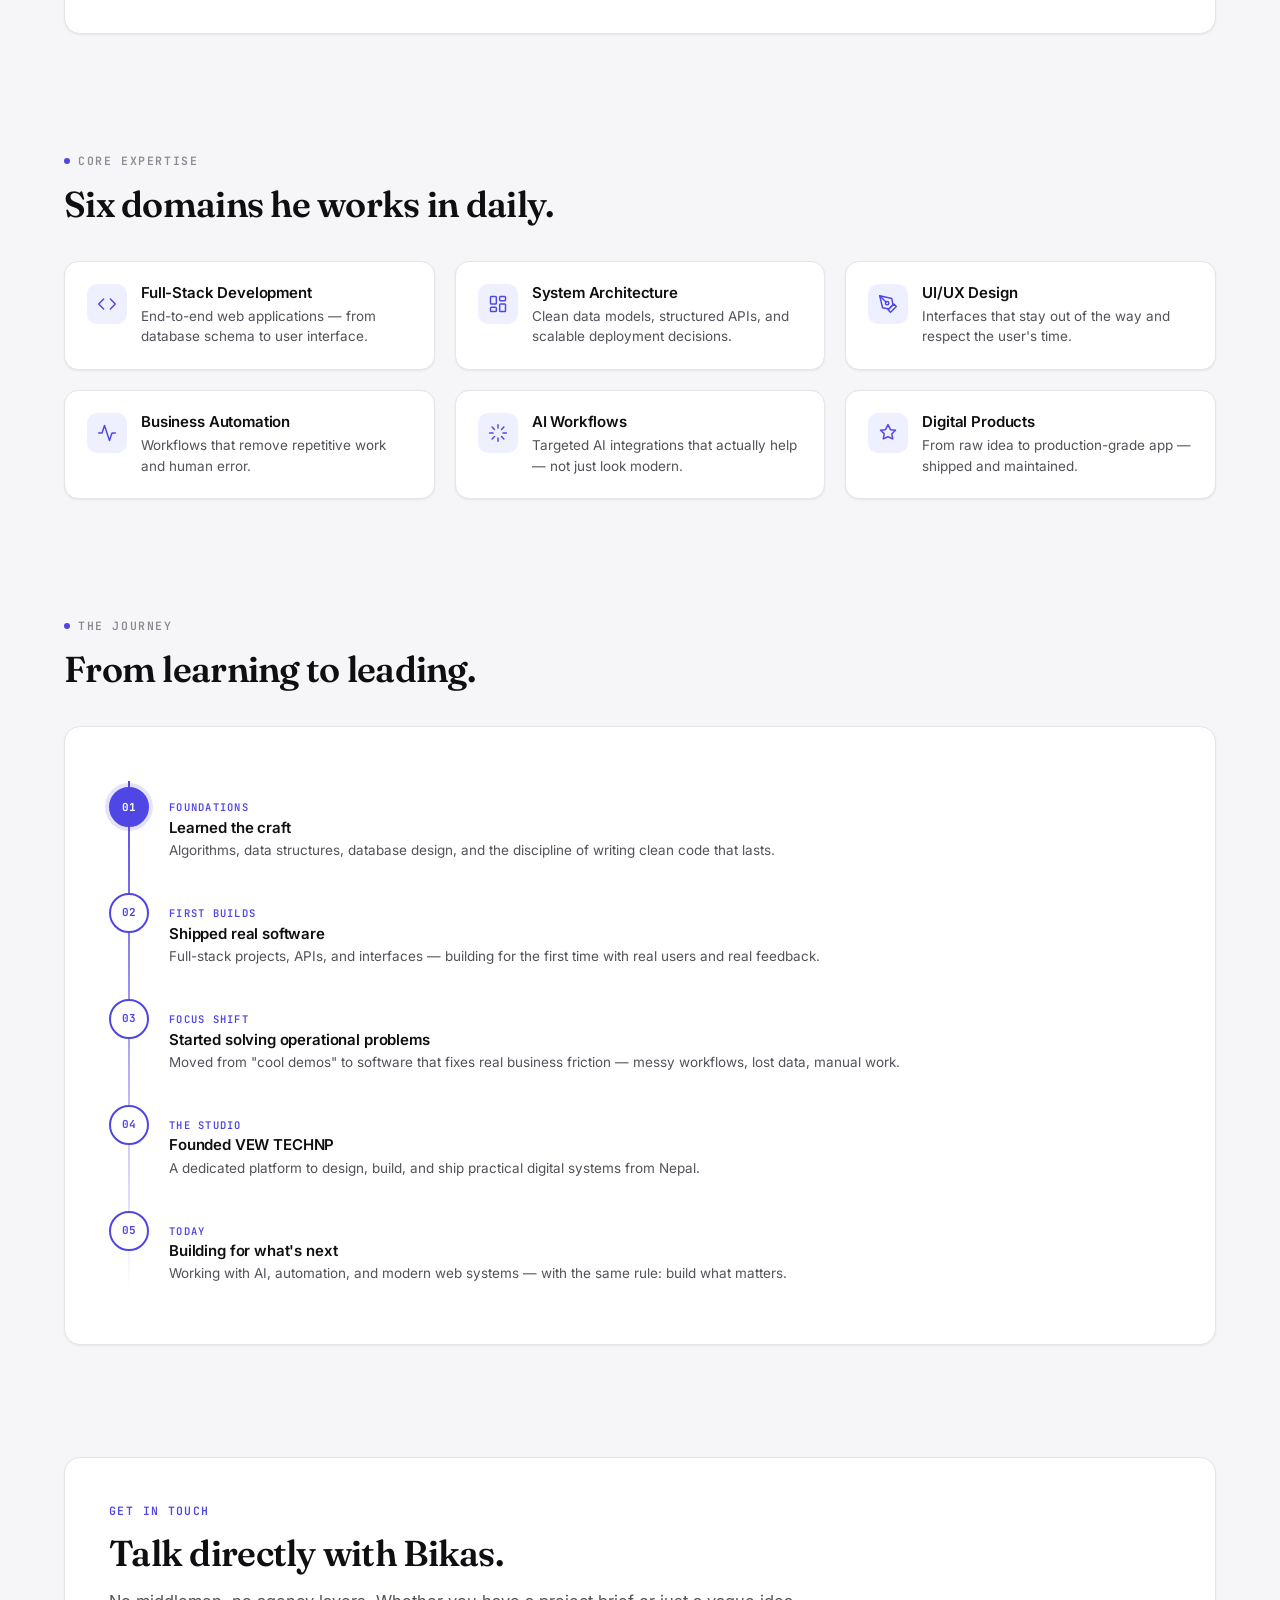
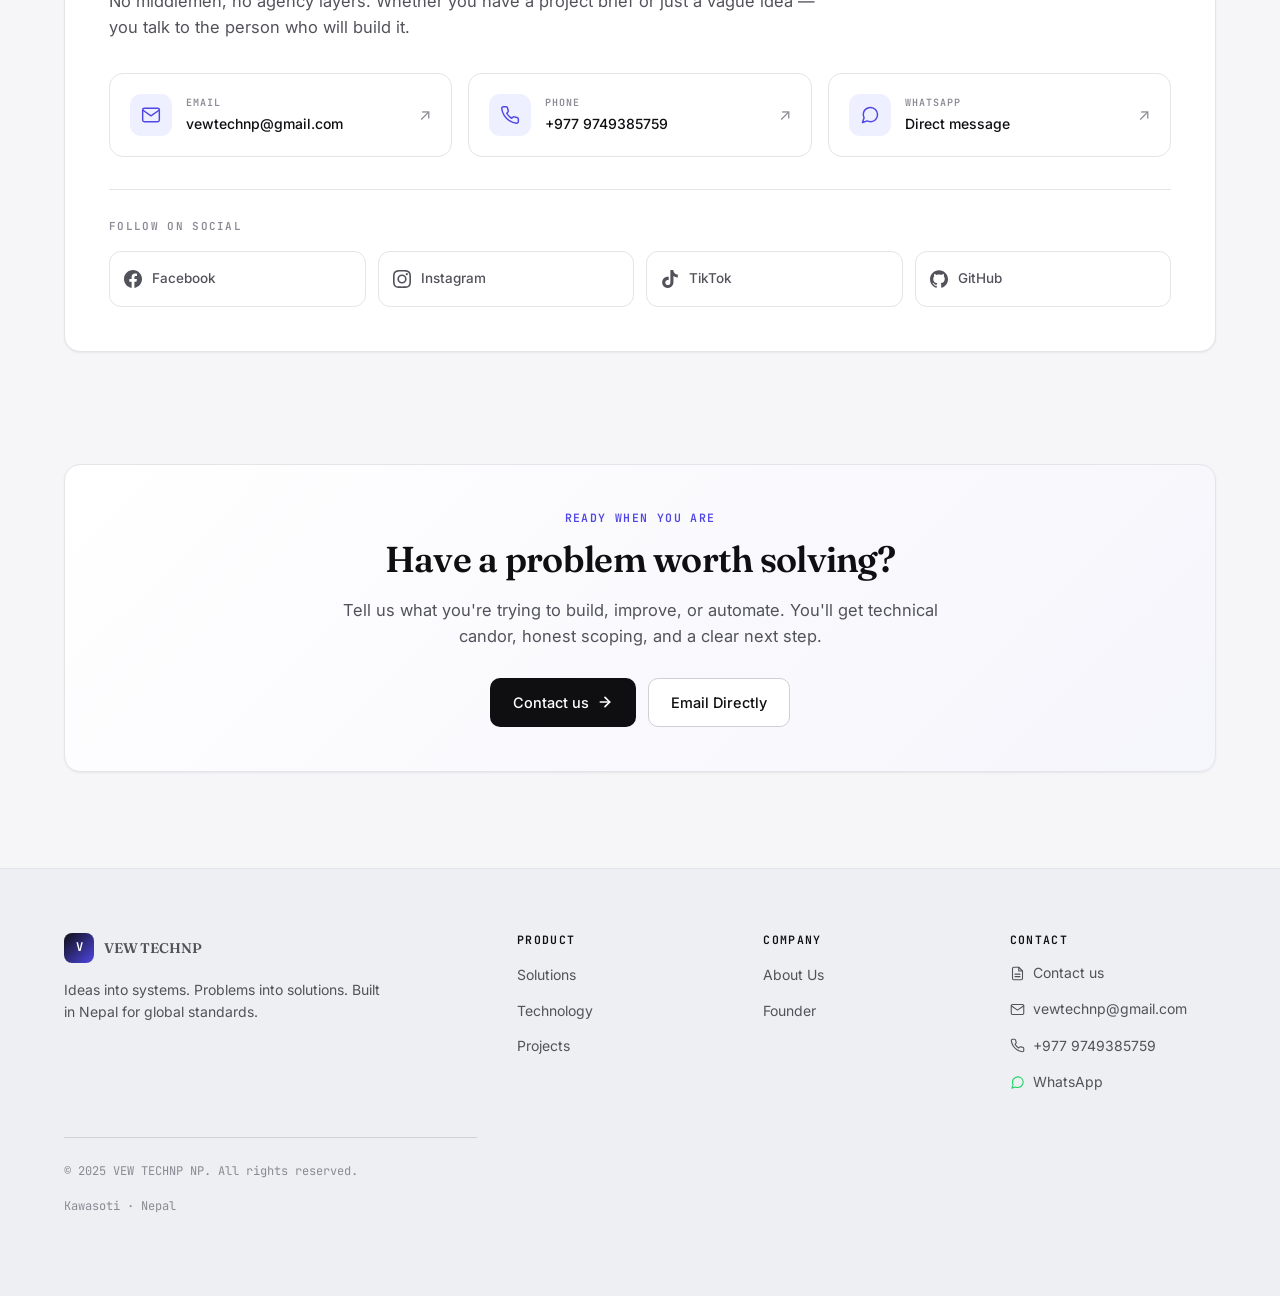
<file: founder.html>
<!DOCTYPE html>
<html lang="en">
<head>
<meta charset="utf-8">
<meta name="viewport" content="width=device-width, initial-scale=1">

<!-- ============ SEO ============ -->
<title>Bikas Pokharel — Founder & Lead Developer | VEW TECHNP Nepal</title>
<meta name="description" content="Meet Bikas Pokharel, founder and lead developer of VEW TECHNP. Full-stack developer and system builder from Kawasoti, Nepal — crafting software, AI workflows, and automation systems.">
<meta name="keywords" content="Bikas Pokharel, VEW TECHNP founder, Nepal developer, Kawasoti developer, full stack developer Nepal">
<meta name="author" content="Bikas Pokharel">
<meta name="robots" content="index, follow">
<link rel="canonical" href="https://VEW TECHNP.org/founder.html">

<!-- ============ OPEN GRAPH ============ -->
<meta property="og:type" content="profile">
<meta property="og:site_name" content="VEW TECHNP">
<meta property="og:title" content="Bikas Pokharel — Founder & Lead Developer | VEW TECHNP">
<meta property="og:description" content="Full-stack developer and system builder from Kawasoti, Nepal. Founder of VEW TECHNP.">
<meta property="og:url" content="https://VEW TECHNP.org/founder.html">
<meta property="og:locale" content="en_US">

<!-- ============ TWITTER ============ -->
<meta name="twitter:card" content="summary_large_image">
<meta name="twitter:title" content="Bikas Pokharel — Founder of VEW TECHNP">
<meta name="twitter:description" content="Full-stack developer and system builder from Kawasoti, Nepal.">

<!-- ============ FAVICON ============ -->
<link rel="icon" href="data:image/svg+xml,<svg xmlns='http://www.w3.org/2000/svg' viewBox='0 0 100 100'><rect width='100' height='100' rx='22' fill='%230f0f12'/><text x='50' y='68' font-size='52' font-family='monospace' font-weight='700' fill='white' text-anchor='middle'>V</text></svg>">

<!-- ============ FONTS ============ -->
<link rel="preconnect" href="https://fonts.googleapis.com">
<link rel="preconnect" href="https://fonts.gstatic.com" crossorigin>
<link href="https://fonts.googleapis.com/css2?family=Fraunces:opsz,wght@9..144,500;9..144,600;9..144,700&family=Inter:wght@400;500;600;700&family=JetBrains+Mono:wght@400;500;600&display=swap" rel="stylesheet">

<!-- ============ STRUCTURED DATA ============ -->
<script type="application/ld+json">
{
  "@context": "https://schema.org",
  "@type": "Person",
  "name": "Bikas Pokharel",
  "jobTitle": "Founder & Lead Developer",
  "worksFor": {
    "@type": "Organization",
    "name": "VEW TECHNP",
    "url": "https://VEW TECHNP.org"
  },
  "alumniOf": {
    "@type": "EducationalOrganization",
    "name": "Tribhuvan University (BICTE)"
  },
  "address": {
    "@type": "PostalAddress",
    "addressLocality": "Kawasoti",
    "addressRegion": "Nawalpur",
    "addressCountry": "NP"
  },
  "knowsAbout": [
    "Full Stack Development",
    "System Architecture",
    "AI Automation",
    "ERP Systems",
    "UI/UX Design",
    "Business Automation"
  ],
  "url": "https://VEW TECHNP.org/founder.html",
  "sameAs": [
    "https://www.facebook.com/bikash.pokharel.127",
    "https://www.instagram.com/bikasog",
    "https://github.com/bikas45"
  ]
}
</script>

<style>
/* ============================================================
   DESIGN TOKENS
   ============================================================ */
:root{
  --bg:#f6f6f8;--bg-alt:#eeeff2;--surface:#ffffff;
  --ink:#0f0f12;--ink-soft:#52525b;--ink-mute:#8a8a94;
  --line:#e4e4e9;--line-strong:#cfcfd6;
  --accent:#4f46e5;--accent-soft:#eef0ff;--accent-glow:rgba(79,70,229,.14);
  --code:'JetBrains Mono',ui-monospace,monospace;
  --sans:'Inter',-apple-system,BlinkMacSystemFont,sans-serif;
  --display:'Fraunces',Georgia,serif;
  --radius-lg:16px;
  --shadow-sm:0 1px 2px rgba(15,15,18,.04),0 1px 3px rgba(15,15,18,.03);
  --shadow-md:0 4px 12px rgba(15,15,18,.05),0 1px 3px rgba(15,15,18,.04);
  --shadow-lg:0 20px 40px -12px rgba(15,15,18,.10);
  --max:1200px;
}
*{box-sizing:border-box;margin:0;padding:0;}
html{scroll-behavior:smooth;}
body{
  font-family:var(--sans);font-size:16px;line-height:1.6;
  color:var(--ink);background:var(--bg);
  -webkit-font-smoothing:antialiased;text-rendering:optimizeLegibility;
  overflow-x:hidden;
}
img,svg{max-width:100%;display:block;}
a{color:inherit;text-decoration:none;}
.wrap{max-width:var(--max);margin:0 auto;padding:0 24px;}

/* ============================================================
   HEADER
   ============================================================ */
.site-header{
  position:sticky;top:0;z-index:100;
  background:rgba(246,246,248,.82);
  backdrop-filter:saturate(180%) blur(14px);
  -webkit-backdrop-filter:saturate(180%) blur(14px);
  border-bottom:1px solid var(--line);
}
.nav{display:flex;align-items:center;justify-content:space-between;height:68px;gap:24px;}
.brand{
  display:flex;align-items:center;gap:10px;
  font-family:var(--display);font-weight:600;font-size:19px;
  letter-spacing:-.01em;
}
.brand-mark{
  width:30px;height:30px;border-radius:8px;
  background:linear-gradient(135deg,var(--ink) 0%,var(--accent) 100%);
  display:grid;place-items:center;color:#fff;
  font-family:var(--code);font-size:12px;font-weight:700;
}
.nav-links{display:flex;gap:4px;align-items:center;}
.nav-links a{
  font-size:14px;font-weight:500;color:var(--ink-soft);
  padding:8px 12px;border-radius:8px;
  transition:color .15s,background .15s;
}
.nav-links a:hover{color:var(--ink);background:rgba(0,0,0,.04);}
.nav-links a.active{color:var(--ink);background:rgba(0,0,0,.05);}
.nav-cta{
  display:inline-flex;align-items:center;gap:6px;
  background:var(--ink);color:#fff;
  font-size:13.5px;font-weight:500;
  padding:9px 16px;border-radius:9px;
  transition:transform .15s,box-shadow .15s;
}
.nav-cta:hover{transform:translateY(-1px);box-shadow:var(--shadow-md);}
.menu-toggle{
  display:none;background:none;border:0;cursor:pointer;padding:8px;
}
.menu-toggle span{
  display:block;width:20px;height:2px;background:var(--ink);
  margin:4px 0;border-radius:2px;
}

/* ============================================================
   TYPOGRAPHY
   ============================================================ */
h1,h2,h3,h4{
  font-family:var(--display);font-weight:600;
  letter-spacing:-.02em;line-height:1.15;
}
h1{font-size:clamp(2rem,4.5vw,3.25rem);}
h2{font-size:clamp(1.6rem,3vw,2.25rem);}
h3{font-size:1.2rem;}
p{color:var(--ink-soft);}
.eyebrow{
  font-family:var(--code);font-size:11.5px;font-weight:600;
  letter-spacing:.14em;text-transform:uppercase;color:var(--ink-mute);
  display:inline-flex;align-items:center;gap:8px;
}
.eyebrow::before{
  content:'';width:6px;height:6px;border-radius:50%;
  background:var(--accent);flex-shrink:0;
}

/* ============================================================
   SECTIONS
   ============================================================ */
section{padding:88px 0;position:relative;}
section.tight{padding:56px 0;}

/* ============================================================
   HERO — Split layout
   ============================================================ */
.hero{padding:96px 0 72px;position:relative;overflow:hidden;}
.hero-bg-art{
  position:absolute;inset:0;
  z-index:0;pointer-events:none;opacity:.55;
}
.hero > .wrap{position:relative;z-index:1;}

.hero-layout{
  display:grid;
  grid-template-columns:1.15fr .85fr;
  gap:64px;
  align-items:center;
}
.hero-text h1{margin:20px 0 22px;max-width:560px;}
.hero-text .lede{
  font-size:18px;max-width:520px;color:var(--ink-soft);
  line-height:1.6;margin-bottom:32px;
}
.hero-actions{display:flex;gap:12px;flex-wrap:wrap;}

/* Portrait card */
.portrait-card{
  position:relative;
  border-radius:24px;
  background:linear-gradient(160deg,#eceef7 0%,#dde0ef 100%);
  padding:24px;
  box-shadow:var(--shadow-lg);
  border:1px solid rgba(255,255,255,.6);
}
.portrait-card::before{
  content:'';position:absolute;inset:0;border-radius:24px;
  background:
    radial-gradient(circle at 20% 15%,rgba(79,70,229,.14) 0%,transparent 45%),
    radial-gradient(circle at 85% 85%,rgba(79,70,229,.10) 0%,transparent 45%);
  pointer-events:none;
}
.portrait-photo{
  aspect-ratio:1/1;
  border-radius:16px;
  overflow:hidden;
  margin-bottom:20px;
  position:relative;
  background:#e9eaf2;
}
.portrait-photo img{
  width:100%;height:100%;
  object-fit:cover;object-position:center;
  display:block;
}
.portrait-meta{
  display:flex;flex-direction:column;gap:4px;
  text-align:center;position:relative;z-index:1;
}
.portrait-meta .name{
  font-family:var(--display);font-size:22px;font-weight:600;
  color:var(--ink);letter-spacing:-.02em;
}
.portrait-meta .role{
  font-family:var(--code);font-size:12px;font-weight:500;
  color:var(--accent);text-transform:uppercase;
  letter-spacing:.12em;
}
.portrait-meta .loc{
  font-size:13px;color:var(--ink-mute);margin-top:6px;
  display:inline-flex;align-items:center;gap:6px;
  justify-content:center;
}
.portrait-meta .loc svg{width:13px;height:13px;}

/* Social row inside portrait */
.portrait-socials{
  display:flex;justify-content:center;gap:10px;
  margin-top:16px;position:relative;z-index:1;
}
.portrait-socials a{
  width:38px;height:38px;border-radius:10px;
  background:#fff;
  display:grid;place-items:center;
  color:var(--ink-soft);
  border:1px solid var(--line);
  box-shadow:var(--shadow-sm);
  transition:transform .2s,background .2s,color .2s,border-color .2s;
}
.portrait-socials a:hover{
  transform:translateY(-3px);
  color:#fff;
}
.portrait-socials a svg{width:18px;height:18px;}
.portrait-socials a.fb:hover{background:#1877F2;border-color:#1877F2;}
.portrait-socials a.ig:hover{background:linear-gradient(45deg,#f09433,#e6683c,#dc2743,#cc2366,#bc1888);border-color:#dc2743;}
.portrait-socials a.tt:hover{background:#000;border-color:#000;}
.portrait-socials a.gh:hover{background:#181717;border-color:#181717;}

/* ============================================================
   QUICK FACTS ROW
   ============================================================ */
.facts{
  display:grid;
  grid-template-columns:repeat(4,1fr);
  gap:16px;
  margin-top:40px;
}
.fact{
  background:var(--surface);
  border:1px solid var(--line);
  border-radius:14px;
  padding:20px;
  display:flex;align-items:flex-start;gap:12px;
  box-shadow:var(--shadow-sm);
  transition:transform .2s,box-shadow .2s;
}
.fact:hover{transform:translateY(-2px);box-shadow:var(--shadow-md);}
.fact-icon{
  width:36px;height:36px;border-radius:9px;
  background:var(--accent-soft);
  color:var(--accent);
  display:grid;place-items:center;flex-shrink:0;
}
.fact-icon svg{width:18px;height:18px;stroke-width:1.75;}
.fact-body{display:flex;flex-direction:column;gap:2px;}
.fact-body .k{
  font-family:var(--code);font-size:10px;font-weight:600;
  color:var(--ink-mute);text-transform:uppercase;
  letter-spacing:.1em;
}
.fact-body .v{
  font-size:13.5px;font-weight:500;color:var(--ink);
  line-height:1.35;
}

/* ============================================================
   FEATURE
   ============================================================ */
.feature{
  background:var(--surface);border:1px solid var(--line);
  border-radius:var(--radius-lg);padding:44px;
  box-shadow:var(--shadow-sm);
  position:relative;overflow:hidden;
}
.feature .label{
  font-family:var(--code);font-size:11.5px;font-weight:600;
  text-transform:uppercase;letter-spacing:.12em;color:var(--accent);
  display:block;margin-bottom:12px;
}

/* ============================================================
   STORY / NARRATIVE
   ============================================================ */
.story p{
  font-size:16.5px;color:var(--ink);line-height:1.8;
  margin-bottom:18px;max-width:780px;
}
.story p:last-child{margin-bottom:0;}

/* ============================================================
   QUOTE
   ============================================================ */
.quote{
  background:linear-gradient(135deg,#fafaff 0%,#f0f0fb 100%);
  border-left:3px solid var(--accent);
  border-radius:12px;
  padding:32px 36px;
  font-style:italic;color:var(--ink);
  font-size:18px;line-height:1.7;
  position:relative;
  margin:28px 0;
}
.quote::before{
  content:'"';position:absolute;top:-10px;left:20px;
  font-family:var(--display);font-size:80px;color:var(--accent);
  opacity:.18;line-height:1;
}
.quote-author{
  font-family:var(--code);font-size:12px;
  color:var(--ink-mute);margin-top:14px;
  font-style:normal;display:flex;align-items:center;gap:8px;
}
.quote-author::before{
  content:'';width:20px;height:1px;background:var(--accent);
}

/* ============================================================
   EXPERTISE TILES
   ============================================================ */
.grid-3{display:grid;grid-template-columns:repeat(3,1fr);gap:20px;}
.skill-card{
  background:var(--surface);
  border:1px solid var(--line);
  border-radius:14px;
  padding:22px;
  box-shadow:var(--shadow-sm);
  display:flex;align-items:flex-start;gap:14px;
  transition:transform .2s,box-shadow .2s,border-color .2s;
}
.skill-card:hover{
  transform:translateY(-3px);
  box-shadow:var(--shadow-md);
  border-color:var(--line-strong);
}
.skill-icon{
  width:40px;height:40px;border-radius:10px;
  background:var(--accent-soft);
  color:var(--accent);
  display:grid;place-items:center;flex-shrink:0;
  transition:transform .25s,background .25s,color .25s;
}
.skill-card:hover .skill-icon{
  background:var(--accent);color:#fff;
  transform:scale(1.06) rotate(-3deg);
}
.skill-icon svg{width:20px;height:20px;stroke-width:1.75;}
.skill-body h3{
  font-family:var(--sans);font-size:15px;font-weight:600;
  color:var(--ink);letter-spacing:-.01em;margin-bottom:4px;
}
.skill-body p{font-size:13.5px;line-height:1.55;}

/* ============================================================
   TIMELINE
   ============================================================ */
.timeline{
  display:flex;flex-direction:column;gap:0;
  position:relative;
}
.timeline::before{
  content:'';position:absolute;
  left:19px;top:10px;bottom:10px;
  width:2px;background:linear-gradient(to bottom,var(--accent),transparent);
}
.tl-item{
  display:grid;grid-template-columns:40px 1fr;
  gap:20px;padding:16px 0;
  position:relative;
}
.tl-dot{
  width:40px;height:40px;border-radius:50%;
  background:var(--surface);
  border:2px solid var(--accent);
  display:grid;place-items:center;
  font-family:var(--code);font-size:11px;font-weight:700;
  color:var(--accent);
  position:relative;z-index:1;
  flex-shrink:0;
}
.tl-item:first-child .tl-dot{
  background:var(--accent);color:#fff;
  box-shadow:0 0 0 4px rgba(79,70,229,.15);
}
.tl-body{padding-top:6px;}
.tl-body .stage{
  font-family:var(--code);font-size:10.5px;font-weight:600;
  color:var(--accent);text-transform:uppercase;
  letter-spacing:.12em;margin-bottom:4px;
}
.tl-body h4{
  font-family:var(--sans);font-size:15px;font-weight:600;
  color:var(--ink);letter-spacing:-.01em;margin-bottom:4px;
}
.tl-body p{font-size:13.5px;color:var(--ink-soft);line-height:1.55;}

/* ============================================================
   CONTACT CARD
   ============================================================ */
.contact-grid{
  display:grid;grid-template-columns:repeat(3,1fr);gap:16px;
  margin-top:32px;
}
.contact-tile{
  background:var(--surface);
  border:1px solid var(--line);
  border-radius:14px;
  padding:20px;
  display:flex;align-items:center;gap:14px;
  transition:transform .2s,box-shadow .2s,border-color .2s;
}
.contact-tile:hover{
  transform:translateY(-2px);
  box-shadow:var(--shadow-md);
  border-color:var(--accent);
}
.contact-tile .icon{
  width:42px;height:42px;border-radius:11px;
  background:var(--accent-soft);
  color:var(--accent);
  display:grid;place-items:center;flex-shrink:0;
}
.contact-tile .icon svg{width:20px;height:20px;stroke-width:1.75;}
.contact-tile .body{display:flex;flex-direction:column;gap:2px;min-width:0;}
.contact-tile .k{
  font-family:var(--code);font-size:10px;font-weight:600;
  color:var(--ink-mute);text-transform:uppercase;
  letter-spacing:.1em;
}
.contact-tile .v{
  font-size:14px;font-weight:500;color:var(--ink);
  overflow:hidden;text-overflow:ellipsis;white-space:nowrap;
}
.contact-tile .arrow{
  margin-left:auto;color:var(--ink-mute);
  font-size:16px;flex-shrink:0;
}

/* ============================================================
   SOCIAL LINKS BLOCK
   ============================================================ */
.social-block{
  margin-top:32px;
  padding-top:28px;
  border-top:1px solid var(--line);
}
.social-block-title{
  font-family:var(--code);font-size:11px;font-weight:600;
  color:var(--ink-mute);text-transform:uppercase;
  letter-spacing:.12em;display:block;margin-bottom:16px;
}
.social-grid{
  display:grid;grid-template-columns:repeat(4,1fr);gap:12px;
}
.social-tile{
  background:var(--surface);
  border:1px solid var(--line);
  border-radius:12px;
  padding:16px 14px;
  display:flex;align-items:center;gap:10px;
  transition:transform .2s,box-shadow .2s,border-color .2s,background .2s,color .2s;
  color:var(--ink-soft);
  font-size:13.5px;font-weight:500;
}
.social-tile svg{width:18px;height:18px;flex-shrink:0;}
.social-tile:hover{
  transform:translateY(-3px);
  box-shadow:var(--shadow-md);
  color:#fff;
}
.social-tile.fb:hover{background:#1877F2;border-color:#1877F2;}
.social-tile.ig:hover{background:linear-gradient(45deg,#f09433,#e6683c,#dc2743,#cc2366,#bc1888);border-color:#dc2743;}
.social-tile.tt:hover{background:#000;border-color:#000;}
.social-tile.gh:hover{background:#181717;border-color:#181717;}

/* ============================================================
   BUTTONS
   ============================================================ */
.btn{
  display:inline-flex;align-items:center;gap:8px;
  padding:12px 22px;border-radius:10px;
  font-size:14.5px;font-weight:500;
  transition:transform .15s,box-shadow .15s,background .15s;
  border:1px solid transparent;cursor:pointer;
  font-family:var(--sans);
}
.btn-primary{background:var(--ink);color:#fff;}
.btn-primary:hover{transform:translateY(-1px);box-shadow:var(--shadow-md);}
.btn-ghost{background:var(--surface);border-color:var(--line-strong);color:var(--ink);}
.btn-ghost:hover{border-color:var(--ink);transform:translateY(-1px);}
.btn svg{width:16px;height:16px;}
.btn-sm{padding:9px 15px;font-size:13px;}

/* ============================================================
   CTA BLOCK
   ============================================================ */
.cta-block{
  text-align:center;
  background:linear-gradient(135deg,#ffffff 0%,#f5f5fc 100%);
}
.cta-block h2{margin-bottom:16px;}
.cta-block p{
  max-width:620px;margin:0 auto 28px;font-size:16.5px;
}
.cta-actions{display:flex;gap:12px;justify-content:center;flex-wrap:wrap;}

/* ============================================================
   FOOTER
   ============================================================ */
.site-footer{
  background:var(--bg-alt);border-top:1px solid var(--line);
  padding:64px 0 32px;margin-top:40px;
}
.footer-grid{
  display:grid;grid-template-columns:2fr 1fr 1fr 1fr;
  gap:40px;margin-bottom:48px;
}
.footer-grid h4{
  font-family:var(--code);font-size:11.5px;font-weight:600;
  letter-spacing:.12em;text-transform:uppercase;
  color:var(--ink);margin-bottom:16px;
}
.footer-grid ul{list-style:none;display:flex;flex-direction:column;gap:10px;}
.footer-grid a{font-size:14px;color:var(--ink-soft);}
.footer-grid a:hover{color:var(--ink);}
.footer-bottom{
  padding-top:24px;border-top:1px solid var(--line-strong);
  display:flex;justify-content:space-between;align-items:center;
  gap:16px;font-family:var(--code);font-size:12px;
  color:var(--ink-mute);flex-wrap:wrap;
}

/* ============================================================
   RESPONSIVE
   ============================================================ */
@media(max-width:980px){
  .hero-layout{grid-template-columns:1fr;gap:40px;}
  .portrait-card{max-width:380px;margin:0 auto;}
  .facts{grid-template-columns:repeat(2,1fr);}
  .grid-3{grid-template-columns:repeat(2,1fr);}
  .contact-grid{grid-template-columns:1fr;}
  .social-grid{grid-template-columns:repeat(2,1fr);}
  .footer-grid{grid-template-columns:1fr 1fr;gap:32px;}
}
@media(max-width:720px){
  section{padding:64px 0;}
  .hero{padding:72px 0 56px;}
  .grid-3{grid-template-columns:1fr;}
  .facts{grid-template-columns:1fr;}
  .social-grid{grid-template-columns:1fr;}
  .nav-links{
    display:none;position:absolute;top:68px;left:0;right:0;
    flex-direction:column;gap:4px;padding:16px 24px 24px;
    background:var(--surface);border-bottom:1px solid var(--line);
  }
  .nav-links.open{display:flex;}
  .nav-links a{padding:12px 14px;}
  .menu-toggle{display:block;}
  .footer-grid{grid-template-columns:1fr;}
  .feature{padding:28px;}
  .quote{padding:24px 26px;font-size:16px;}
}
</style>
</head>
<body>

<!-- ============================================================
     HEADER
     ============================================================ -->
<header class="site-header">
  <div class="wrap nav">
    <a href="index.html" class="brand">
      <span class="brand-mark">V</span> VEW TECHNP
    </a>
    <nav class="nav-links" id="navLinks">
      <a href="index.html">Home</a>
      <a href="about.html">About</a>
      <a href="solutions.html">Solutions</a>
      <a href="projects.html">Projects</a>
      <a href="technology.html">Technology</a>
      <a href="Principles.html">Principles</a>
      <a href="founder.html" class="active">Founder</a>
      <a href="About.html">About us</a>
    </nav>
    <a href="contact.html" class="nav-cta">Contact Us →</a>
    <button class="menu-toggle" aria-label="Toggle menu" onclick="document.getElementById('navLinks').classList.toggle('open')">
      <span></span><span></span><span></span>
    </button>
  </div>
</header>

<main>

  <!-- ============================================================
       HERO — Split layout
       ============================================================ -->
  <section class="hero">
    <svg class="hero-bg-art" xmlns="http://www.w3.org/2000/svg" viewBox="0 0 1400 700" preserveAspectRatio="xMidYMid slice" aria-hidden="true">
      <defs>
        <pattern id="dots" x="0" y="0" width="34" height="34" patternUnits="userSpaceOnUse">
          <circle cx="2" cy="2" r="1" fill="#0f0f12" opacity="0.07"/>
        </pattern>
        <radialGradient id="glow" cx="50%" cy="30%" r="55%">
          <stop offset="0%" stop-color="#4f46e5" stop-opacity="0.13"/>
          <stop offset="100%" stop-color="#4f46e5" stop-opacity="0"/>
        </radialGradient>
      </defs>
      <rect width="1400" height="700" fill="url(#dots)"/>
      <ellipse cx="700" cy="180" rx="600" ry="340" fill="url(#glow)"/>
    </svg>

    <div class="wrap">
      <div class="hero-layout">

        <!-- Text side -->
        <div class="hero-text">
          <span class="eyebrow">Leadership &amp; Origin</span>
          <h1>The person behind VEW TECHNP.</h1>
          <p class="lede">Full-stack developer. System builder. Problem-first thinker — turning messy workflows into practical digital tools from Kawasoti, Nepal.</p>
          <div class="hero-actions">
            <a href="contact.html" class="btn btn-primary">
              Start a Conversation
              <svg xmlns="http://www.w3.org/2000/svg" viewBox="0 0 24 24" fill="none" stroke="currentColor" stroke-width="2.5" stroke-linecap="round" stroke-linejoin="round"><line x1="5" y1="12" x2="19" y2="12"/><polyline points="12 5 19 12 12 19"/></svg>
            </a>
            <a href="projects.html" class="btn btn-ghost">See His Work</a>
          </div>
        </div>

        <!-- Portrait side -->
        <div class="portrait-card">
          <div class="portrait-photo">
            <img src="pp.jpeg" alt="Bikas Pokharel — Founder of VEW TECHNP" loading="lazy">
          </div>
          <div class="portrait-meta">
            <span class="name">Bikas Pokharel</span>
            <span class="role">Founder &amp; Lead Developer</span>
            <span class="loc">
              <svg xmlns="http://www.w3.org/2000/svg" viewBox="0 0 24 24" fill="none" stroke="currentColor" stroke-width="2" stroke-linecap="round" stroke-linejoin="round"><path d="M21 10c0 7-9 13-9 13s-9-6-9-13a9 9 0 0 1 18 0z"/><circle cx="12" cy="10" r="3"/></svg>
              Kawasoti, Nepal
            </span>
          </div>

          <!-- Social icons under portrait -->
          <div class="portrait-socials">
            <a href="https://www.facebook.com/bikash.pokharel.127" target="_blank" rel="noopener" class="fb" aria-label="Facebook">
              <svg xmlns="http://www.w3.org/2000/svg" viewBox="0 0 24 24" fill="currentColor"><path d="M24 12.073c0-6.627-5.373-12-12-12s-12 5.373-12 12c0 5.99 4.388 10.954 10.125 11.854v-8.385H7.078v-3.47h3.047V9.43c0-3.007 1.792-4.669 4.533-4.669 1.312 0 2.686.235 2.686.235v2.953H15.83c-1.491 0-1.956.925-1.956 1.874v2.25h3.328l-.532 3.47h-2.796v8.385C19.612 23.027 24 18.062 24 12.073z"/></svg>
            </a>
            <a href="https://www.instagram.com/bikasog" target="_blank" rel="noopener" class="ig" aria-label="Instagram">
              <svg xmlns="http://www.w3.org/2000/svg" viewBox="0 0 24 24" fill="currentColor"><path d="M12 2.163c3.204 0 3.584.012 4.85.07 3.252.148 4.771 1.691 4.919 4.919.058 1.265.069 1.645.069 4.849 0 3.205-.012 3.584-.069 4.849-.149 3.225-1.664 4.771-4.919 4.919-1.266.058-1.644.07-4.85.07-3.204 0-3.584-.012-4.849-.07-3.26-.149-4.771-1.699-4.919-4.92-.058-1.265-.07-1.644-.07-4.849 0-3.204.013-3.583.07-4.849.149-3.227 1.664-4.771 4.919-4.919 1.266-.057 1.645-.069 4.849-.069zM12 0C8.741 0 8.333.014 7.053.072 2.695.272.273 2.69.073 7.052.014 8.333 0 8.741 0 12c0 3.259.014 3.668.072 4.948.2 4.358 2.618 6.78 6.98 6.98C8.333 23.986 8.741 24 12 24c3.259 0 3.668-.014 4.948-.072 4.354-.2 6.782-2.618 6.979-6.98.059-1.28.073-1.689.073-4.948 0-3.259-.014-3.667-.072-4.947-.196-4.354-2.617-6.78-6.979-6.98C15.668.014 15.259 0 12 0zm0 5.838a6.162 6.162 0 1 0 0 12.324 6.162 6.162 0 0 0 0-12.324zM12 16a4 4 0 1 1 0-8 4 4 0 0 1 0 8zm6.406-11.845a1.44 1.44 0 1 0 0 2.881 1.44 1.44 0 0 0 0-2.881z"/></svg>
            </a>
            <a href="https://www.tiktok.com/@bikasog" target="_blank" rel="noopener" class="tt" aria-label="TikTok">
              <svg xmlns="http://www.w3.org/2000/svg" viewBox="0 0 24 24" fill="currentColor"><path d="M12.525.02c1.31-.02 2.61-.01 3.91-.02.08 1.53.63 3.09 1.75 4.17 1.12 1.11 2.7 1.62 4.24 1.79v4.03c-1.44-.05-2.89-.35-4.2-.97-.57-.26-1.1-.59-1.62-.93-.01 2.92.01 5.84-.02 8.75-.08 1.4-.54 2.79-1.35 3.94-1.31 1.92-3.58 3.17-5.91 3.21-1.43.08-2.86-.31-4.08-1.03-2.02-1.19-3.44-3.37-3.65-5.71-.02-.5-.03-1-.01-1.49.18-1.9 1.12-3.72 2.58-4.96 1.66-1.44 3.98-2.13 6.15-1.72.02 1.48-.04 2.96-.04 4.44-.99-.32-2.15-.23-3.02.37-.63.41-1.11 1.04-1.36 1.75-.21.51-.15 1.07-.14 1.61.24 1.64 1.82 3.02 3.5 2.87 1.12-.01 2.19-.66 2.77-1.61.19-.33.4-.67.41-1.06.1-1.79.06-3.57.07-5.36.01-4.03-.01-8.05.02-12.07z"/></svg>
            </a>
            <a href="https://github.com/bikas45" target="_blank" rel="noopener" class="gh" aria-label="GitHub">
              <svg xmlns="http://www.w3.org/2000/svg" viewBox="0 0 24 24" fill="currentColor"><path d="M12 .297c-6.63 0-12 5.373-12 12 0 5.303 3.438 9.8 8.205 11.385.6.113.82-.258.82-.577 0-.285-.01-1.04-.015-2.04-3.338.724-4.042-1.61-4.042-1.61C4.422 18.07 3.633 17.7 3.633 17.7c-1.087-.744.084-.729.084-.729 1.205.084 1.838 1.236 1.838 1.236 1.07 1.835 2.809 1.305 3.495.998.108-.776.417-1.305.76-1.605-2.665-.3-5.466-1.332-5.466-5.93 0-1.31.465-2.38 1.235-3.22-.135-.303-.54-1.523.105-3.176 0 0 1.005-.322 3.3 1.23.96-.267 1.98-.399 3-.405 1.02.006 2.04.138 3 .405 2.28-1.552 3.285-1.23 3.285-1.23.645 1.653.24 2.873.12 3.176.765.84 1.23 1.91 1.23 3.22 0 4.61-2.805 5.625-5.475 5.92.42.36.81 1.096.81 2.22 0 1.606-.015 2.896-.015 3.286 0 .315.21.69.825.57C20.565 22.092 24 17.592 24 12.297c0-6.627-5.373-12-12-12"/></svg>
            </a>
          </div>
        </div>

      </div>

      <!-- Quick facts strip -->
      <div class="facts">
        <div class="fact">
          <div class="fact-icon">
            <svg xmlns="http://www.w3.org/2000/svg" viewBox="0 0 24 24" fill="none" stroke="currentColor" stroke-linecap="round" stroke-linejoin="round"><path d="M21 10c0 7-9 13-9 13s-9-6-9-13a9 9 0 0 1 18 0z"/><circle cx="12" cy="10" r="3"/></svg>
          </div>
          <div class="fact-body">
            <span class="k">Location</span>
            <span class="v">Kawasoti, Nepal</span>
          </div>
        </div>
        <div class="fact">
          <div class="fact-icon">
            <svg xmlns="http://www.w3.org/2000/svg" viewBox="0 0 24 24" fill="none" stroke="currentColor" stroke-linecap="round" stroke-linejoin="round"><path d="M22 10v6M2 10l10-5 10 5-10 5z"/><path d="M6 12v5c3 3 9 3 12 0v-5"/></svg>
          </div>
          <div class="fact-body">
            <span class="k">Academics</span>
            <span class="v">BICTE Student · TU</span>
          </div>
        </div>
        <div class="fact">
          <div class="fact-icon">
            <svg xmlns="http://www.w3.org/2000/svg" viewBox="0 0 24 24" fill="none" stroke="currentColor" stroke-linecap="round" stroke-linejoin="round"><polyline points="16 18 22 12 16 6"/><polyline points="8 6 2 12 8 18"/></svg>
          </div>
          <div class="fact-body">
            <span class="k">Role</span>
            <span class="v">Full-Stack Architect</span>
          </div>
        </div>
        <div class="fact">
          <div class="fact-icon">
            <svg xmlns="http://www.w3.org/2000/svg" viewBox="0 0 24 24" fill="none" stroke="currentColor" stroke-linecap="round" stroke-linejoin="round"><circle cx="12" cy="12" r="3"/><path d="M12 1v6M12 17v6M4.22 4.22l4.24 4.24M15.54 15.54l4.24 4.24M1 12h6M17 12h6M4.22 19.78l4.24-4.24M15.54 8.46l4.24-4.24"/></svg>
          </div>
          <div class="fact-body">
            <span class="k">Mindset</span>
            <span class="v">System Builder</span>
          </div>
        </div>
      </div>

    </div>
  </section>

  <!-- ============================================================
       STORY / NARRATIVE
       ============================================================ -->
  <section class="tight">
    <div class="wrap">
      <div class="feature">
        <span class="label">The Story</span>
        <h2 style="margin-bottom:24px;">Building systems that solve real problems.</h2>

        <div class="story">
          <p>"I'm <strong style="color:var(--ink);">Bikas Pokharel</strong>, the founder and lead developer behind VEW TECHNP. I enjoy turning ideas, problems, and messy workflows into practical digital systems."</p>

          <p>"My work sits at the intersection of software development, UI/UX, automation, and intelligent systems. I'm interested in building technology that is not only technically impressive, but genuinely useful. I don't want to build technology just because it can be built. I want to understand the problem first, then build the right system around it."</p>
        </div>

        <blockquote class="quote">
          "Technology should not exist just to look impressive. When businesses struggle with manual work and disconnected systems, VEW TECHNP exists to turn those problems into working systems."
          <div class="quote-author">Bikas Pokharel — Founder</div>
        </blockquote>
      </div>
    </div>
  </section>

  <!-- ============================================================
       EXPERTISE TILES
       ============================================================ -->
  <section class="tight">
    <div class="wrap">
      <div style="margin-bottom:36px;">
        <span class="eyebrow">Core Expertise</span>
        <h2 style="margin-top:12px;">Six domains he works in daily.</h2>
      </div>

      <div class="grid-3">

        <div class="skill-card">
          <div class="skill-icon">
            <svg xmlns="http://www.w3.org/2000/svg" viewBox="0 0 24 24" fill="none" stroke="currentColor" stroke-linecap="round" stroke-linejoin="round"><polyline points="16 18 22 12 16 6"/><polyline points="8 6 2 12 8 18"/></svg>
          </div>
          <div class="skill-body">
            <h3>Full-Stack Development</h3>
            <p>End-to-end web applications — from database schema to user interface.</p>
          </div>
        </div>

        <div class="skill-card">
          <div class="skill-icon">
            <svg xmlns="http://www.w3.org/2000/svg" viewBox="0 0 24 24" fill="none" stroke="currentColor" stroke-linecap="round" stroke-linejoin="round"><rect x="3" y="3" width="7" height="9" rx="1"/><rect x="14" y="3" width="7" height="5" rx="1"/><rect x="14" y="12" width="7" height="9" rx="1"/><rect x="3" y="16" width="7" height="5" rx="1"/></svg>
          </div>
          <div class="skill-body">
            <h3>System Architecture</h3>
            <p>Clean data models, structured APIs, and scalable deployment decisions.</p>
          </div>
        </div>

        <div class="skill-card">
          <div class="skill-icon">
            <svg xmlns="http://www.w3.org/2000/svg" viewBox="0 0 24 24" fill="none" stroke="currentColor" stroke-linecap="round" stroke-linejoin="round"><path d="M12 19l7-7 3 3-7 7-3-3z"/><path d="M18 13l-1.5-7.5L2 2l3.5 14.5L13 18l5-5z"/><path d="M2 2l7.586 7.586"/><circle cx="11" cy="11" r="2"/></svg>
          </div>
          <div class="skill-body">
            <h3>UI/UX Design</h3>
            <p>Interfaces that stay out of the way and respect the user's time.</p>
          </div>
        </div>

        <div class="skill-card">
          <div class="skill-icon">
            <svg xmlns="http://www.w3.org/2000/svg" viewBox="0 0 24 24" fill="none" stroke="currentColor" stroke-linecap="round" stroke-linejoin="round"><polyline points="22 12 18 12 15 21 9 3 6 12 2 12"/></svg>
          </div>
          <div class="skill-body">
            <h3>Business Automation</h3>
            <p>Workflows that remove repetitive work and human error.</p>
          </div>
        </div>

        <div class="skill-card">
          <div class="skill-icon">
            <svg xmlns="http://www.w3.org/2000/svg" viewBox="0 0 24 24" fill="none" stroke="currentColor" stroke-linecap="round" stroke-linejoin="round"><path d="M12 2v4M12 18v4M4.93 4.93l2.83 2.83M16.24 16.24l2.83 2.83M2 12h4M18 12h4M4.93 19.07l2.83-2.83M16.24 7.76l2.83-2.83"/></svg>
          </div>
          <div class="skill-body">
            <h3>AI Workflows</h3>
            <p>Targeted AI integrations that actually help — not just look modern.</p>
          </div>
        </div>

        <div class="skill-card">
          <div class="skill-icon">
            <svg xmlns="http://www.w3.org/2000/svg" viewBox="0 0 24 24" fill="none" stroke="currentColor" stroke-linecap="round" stroke-linejoin="round"><path d="M12 2l3 6 6 .8-4.5 4.3 1.2 6L12 16.5 6.3 19l1.2-6L3 8.8 9 8z"/></svg>
          </div>
          <div class="skill-body">
            <h3>Digital Products</h3>
            <p>From raw idea to production-grade app — shipped and maintained.</p>
          </div>
        </div>

      </div>
    </div>
  </section>

  <!-- ============================================================
       JOURNEY TIMELINE
       ============================================================ -->
  <section class="tight">
    <div class="wrap">
      <div style="margin-bottom:36px;">
        <span class="eyebrow">The Journey</span>
        <h2 style="margin-top:12px;">From learning to leading.</h2>
      </div>

      <div class="feature">
        <div class="timeline">

          <div class="tl-item">
            <div class="tl-dot">01</div>
            <div class="tl-body">
              <span class="stage">Foundations</span>
              <h4>Learned the craft</h4>
              <p>Algorithms, data structures, database design, and the discipline of writing clean code that lasts.</p>
            </div>
          </div>

          <div class="tl-item">
            <div class="tl-dot">02</div>
            <div class="tl-body">
              <span class="stage">First Builds</span>
              <h4>Shipped real software</h4>
              <p>Full-stack projects, APIs, and interfaces — building for the first time with real users and real feedback.</p>
            </div>
          </div>

          <div class="tl-item">
            <div class="tl-dot">03</div>
            <div class="tl-body">
              <span class="stage">Focus Shift</span>
              <h4>Started solving operational problems</h4>
              <p>Moved from "cool demos" to software that fixes real business friction — messy workflows, lost data, manual work.</p>
            </div>
          </div>

          <div class="tl-item">
            <div class="tl-dot">04</div>
            <div class="tl-body">
              <span class="stage">The Studio</span>
              <h4>Founded VEW TECHNP</h4>
              <p>A dedicated platform to design, build, and ship practical digital systems from Nepal.</p>
            </div>
          </div>

          <div class="tl-item">
            <div class="tl-dot">05</div>
            <div class="tl-body">
              <span class="stage">Today</span>
              <h4>Building for what's next</h4>
              <p>Working with AI, automation, and modern web systems — with the same rule: build what matters.</p>
            </div>
          </div>

        </div>
      </div>
    </div>
  </section>

  <!-- ============================================================
       DIRECT CONTACT
       ============================================================ -->
  <section class="tight">
    <div class="wrap">
      <div class="feature">
        <span class="label">Get in Touch</span>
        <h2 style="margin-bottom:14px;">Talk directly with Bikas.</h2>
        <p style="font-size:16.5px;max-width:720px;margin-bottom:8px;">No middlemen, no agency layers. Whether you have a project brief or just a vague idea — you talk to the person who will build it.</p>

        <div class="contact-grid">

          <a href="mailto:vewtechnp@gmail.com" class="contact-tile">
            <div class="icon">
              <svg xmlns="http://www.w3.org/2000/svg" viewBox="0 0 24 24" fill="none" stroke="currentColor" stroke-linecap="round" stroke-linejoin="round"><rect x="2" y="4" width="20" height="16" rx="2"/><polyline points="22,6 12,13 2,6"/></svg>
            </div>
            <div class="body">
              <span class="k">Email</span>
              <span class="v">vewtechnp@gmail.com</span>
            </div>
            <span class="arrow">↗</span>
          </a>

          <a href="tel:+9779749385759" class="contact-tile">
            <div class="icon">
              <svg xmlns="http://www.w3.org/2000/svg" viewBox="0 0 24 24" fill="none" stroke="currentColor" stroke-linecap="round" stroke-linejoin="round"><path d="M22 16.92v3a2 2 0 0 1-2.18 2 19.79 19.79 0 0 1-8.63-3.07 19.5 19.5 0 0 1-6-6 19.79 19.79 0 0 1-3.07-8.67A2 2 0 0 1 4.11 2h3a2 2 0 0 1 2 1.72 12.84 12.84 0 0 0 .7 2.81 2 2 0 0 1-.45 2.11L8.09 9.91a16 16 0 0 0 6 6l1.27-1.27a2 2 0 0 1 2.11-.45 12.84 12.84 0 0 0 2.81.7A2 2 0 0 1 22 16.92z"/></svg>
            </div>
            <div class="body">
              <span class="k">Phone</span>
              <span class="v">+977 9749385759</span>
            </div>
            <span class="arrow">↗</span>
          </a>

          <a href="https://wa.me/9779749385759" target="_blank" rel="noopener" class="contact-tile">
            <div class="icon">
              <svg xmlns="http://www.w3.org/2000/svg" viewBox="0 0 24 24" fill="none" stroke="currentColor" stroke-linecap="round" stroke-linejoin="round"><path d="M21 11.5a8.38 8.38 0 0 1-.9 3.8 8.5 8.5 0 0 1-7.6 4.7 8.38 8.38 0 0 1-3.8-.9L3 21l1.9-5.7a8.38 8.38 0 0 1-.9-3.8 8.5 8.5 0 0 1 4.7-7.6 8.38 8.38 0 0 1 3.8-.9h.5a8.48 8.48 0 0 1 8 8v.5z"/></svg>
            </div>
            <div class="body">
              <span class="k">WhatsApp</span>
              <span class="v">Direct message</span>
            </div>
            <span class="arrow">↗</span>
          </a>

        </div>

        <!-- Social links block -->
        <div class="social-block">
          <span class="social-block-title">Follow on Social</span>
          <div class="social-grid">

            <a href="https://www.facebook.com/bikash.pokharel.127" target="_blank" rel="noopener" class="social-tile fb">
              <svg xmlns="http://www.w3.org/2000/svg" viewBox="0 0 24 24" fill="currentColor"><path d="M24 12.073c0-6.627-5.373-12-12-12s-12 5.373-12 12c0 5.99 4.388 10.954 10.125 11.854v-8.385H7.078v-3.47h3.047V9.43c0-3.007 1.792-4.669 4.533-4.669 1.312 0 2.686.235 2.686.235v2.953H15.83c-1.491 0-1.956.925-1.956 1.874v2.25h3.328l-.532 3.47h-2.796v8.385C19.612 23.027 24 18.062 24 12.073z"/></svg>
              Facebook
            </a>

            <a href="https://www.instagram.com/bikasog" target="_blank" rel="noopener" class="social-tile ig">
              <svg xmlns="http://www.w3.org/2000/svg" viewBox="0 0 24 24" fill="currentColor"><path d="M12 2.163c3.204 0 3.584.012 4.85.07 3.252.148 4.771 1.691 4.919 4.919.058 1.265.069 1.645.069 4.849 0 3.205-.012 3.584-.069 4.849-.149 3.225-1.664 4.771-4.919 4.919-1.266.058-1.644.07-4.85.07-3.204 0-3.584-.012-4.849-.07-3.26-.149-4.771-1.699-4.919-4.92-.058-1.265-.07-1.644-.07-4.849 0-3.204.013-3.583.07-4.849.149-3.227 1.664-4.771 4.919-4.919 1.266-.057 1.645-.069 4.849-.069zM12 0C8.741 0 8.333.014 7.053.072 2.695.272.273 2.69.073 7.052.014 8.333 0 8.741 0 12c0 3.259.014 3.668.072 4.948.2 4.358 2.618 6.78 6.98 6.98C8.333 23.986 8.741 24 12 24c3.259 0 3.668-.014 4.948-.072 4.354-.2 6.782-2.618 6.979-6.98.059-1.28.073-1.689.073-4.948 0-3.259-.014-3.667-.072-4.947-.196-4.354-2.617-6.78-6.979-6.98C15.668.014 15.259 0 12 0zm0 5.838a6.162 6.162 0 1 0 0 12.324 6.162 6.162 0 0 0 0-12.324zM12 16a4 4 0 1 1 0-8 4 4 0 0 1 0 8zm6.406-11.845a1.44 1.44 0 1 0 0 2.881 1.44 1.44 0 0 0 0-2.881z"/></svg>
              Instagram
            </a>

            <a href="https://www.tiktok.com/@bikasog" target="_blank" rel="noopener" class="social-tile tt">
              <svg xmlns="http://www.w3.org/2000/svg" viewBox="0 0 24 24" fill="currentColor"><path d="M12.525.02c1.31-.02 2.61-.01 3.91-.02.08 1.53.63 3.09 1.75 4.17 1.12 1.11 2.7 1.62 4.24 1.79v4.03c-1.44-.05-2.89-.35-4.2-.97-.57-.26-1.1-.59-1.62-.93-.01 2.92.01 5.84-.02 8.75-.08 1.4-.54 2.79-1.35 3.94-1.31 1.92-3.58 3.17-5.91 3.21-1.43.08-2.86-.31-4.08-1.03-2.02-1.19-3.44-3.37-3.65-5.71-.02-.5-.03-1-.01-1.49.18-1.9 1.12-3.72 2.58-4.96 1.66-1.44 3.98-2.13 6.15-1.72.02 1.48-.04 2.96-.04 4.44-.99-.32-2.15-.23-3.02.37-.63.41-1.11 1.04-1.36 1.75-.21.51-.15 1.07-.14 1.61.24 1.64 1.82 3.02 3.5 2.87 1.12-.01 2.19-.66 2.77-1.61.19-.33.4-.67.41-1.06.1-1.79.06-3.57.07-5.36.01-4.03-.01-8.05.02-12.07z"/></svg>
              TikTok
            </a>

            <a href="https://github.com/bikas45" target="_blank" rel="noopener" class="social-tile gh">
              <svg xmlns="http://www.w3.org/2000/svg" viewBox="0 0 24 24" fill="currentColor"><path d="M12 .297c-6.63 0-12 5.373-12 12 0 5.303 3.438 9.8 8.205 11.385.6.113.82-.258.82-.577 0-.285-.01-1.04-.015-2.04-3.338.724-4.042-1.61-4.042-1.61C4.422 18.07 3.633 17.7 3.633 17.7c-1.087-.744.084-.729.084-.729 1.205.084 1.838 1.236 1.838 1.236 1.07 1.835 2.809 1.305 3.495.998.108-.776.417-1.305.76-1.605-2.665-.3-5.466-1.332-5.466-5.93 0-1.31.465-2.38 1.235-3.22-.135-.303-.54-1.523.105-3.176 0 0 1.005-.322 3.3 1.23.96-.267 1.98-.399 3-.405 1.02.006 2.04.138 3 .405 2.28-1.552 3.285-1.23 3.285-1.23.645 1.653.24 2.873.12 3.176.765.84 1.23 1.91 1.23 3.22 0 4.61-2.805 5.625-5.475 5.92.42.36.81 1.096.81 2.22 0 1.606-.015 2.896-.015 3.286 0 .315.21.69.825.57C20.565 22.092 24 17.592 24 12.297c0-6.627-5.373-12-12-12"/></svg>
              GitHub
            </a>

          </div>
        </div>

      </div>
    </div>
  </section>

  <!-- ============================================================
       CTA
       ============================================================ -->
  <section class="tight">
    <div class="wrap">
      <div class="feature cta-block">
        <span class="label">Ready When You Are</span>
        <h2>Have a problem worth solving?</h2>
        <p>Tell us what you're trying to build, improve, or automate. You'll get technical candor, honest scoping, and a clear next step.</p>
        <div class="cta-actions">
          <a href="contact.html" class="btn btn-primary">
            Contact us
            <svg xmlns="http://www.w3.org/2000/svg" viewBox="0 0 24 24" fill="none" stroke="currentColor" stroke-width="2.5" stroke-linecap="round" stroke-linejoin="round"><line x1="5" y1="12" x2="19" y2="12"/><polyline points="12 5 19 12 12 19"/></svg>
          </a>
          <a href="mailto:vewtechnp@gmail.com" class="btn btn-ghost">Email Directly</a>
        </div>
      </div>
    </div>
  </section>

</main>

<!-- ============================================================
     FOOTER
     ============================================================ -->
<footer class="site-footer">
  <div class="wrap">
    <div class="footer-grid">
      <div>
        <a href="index.html" class="brand" style="margin-bottom:16px;">
          <span class="brand-mark">V</span> VEW TECHNP
        </a>
        <p style="font-size:14px;max-width:320px;">Ideas into systems. Problems into solutions. Built in Nepal for global standards.</p>
      </div>
      <div>
        <h4>Product</h4>
        <ul>
          <li><a href="solutions.html">Solutions</a></li>
          <li><a href="technology.html">Technology</a></li>
          <li><a href="projects.html">Projects</a></li>
        </ul>
      </div>
      <div>
        <h4>Company</h4>
        <ul>
          <li><a href="about.html">About Us</a></li>
          <li><a href="founder.html">Founder</a></li>
        </ul>
      </div>
      <div>
        <div>
  <h4>Contact</h4>
  <ul>
    <li>
      <a href="contact.html"
         style="display:inline-flex;align-items:center;gap:8px;font-size:14px;color:#52525b;text-decoration:none;transition:color .15s;"
         onmouseover="this.style.color='#4f46e5';this.querySelector('svg').style.stroke='#4f46e5';"
         onmouseout="this.style.color='#52525b';this.querySelector('svg').style.stroke='currentColor';">
        <svg xmlns="http://www.w3.org/2000/svg" width="15" height="15" viewBox="0 0 24 24" fill="none" stroke="currentColor" stroke-width="1.75" stroke-linecap="round" stroke-linejoin="round" style="flex-shrink:0;transition:stroke .15s;">
          <path d="M14 2H6a2 2 0 0 0-2 2v16a2 2 0 0 0 2 2h12a2 2 0 0 0 2-2V8z"/>
          <polyline points="14 2 14 8 20 8"/>
          <line x1="16" y1="13" x2="8" y2="13"/>
          <line x1="16" y1="17" x2="8" y2="17"/>
        </svg>
        Contact us
      </a>
    </li>
    <li>
      <a href="mailto:vewtechnp@gmail.com"
         style="display:inline-flex;align-items:center;gap:8px;font-size:14px;color:#52525b;text-decoration:none;transition:color .15s;"
         onmouseover="this.style.color='#4f46e5';this.querySelector('svg').style.stroke='#4f46e5';"
         onmouseout="this.style.color='#52525b';this.querySelector('svg').style.stroke='currentColor';">
        <svg xmlns="http://www.w3.org/2000/svg" width="15" height="15" viewBox="0 0 24 24" fill="none" stroke="currentColor" stroke-width="1.75" stroke-linecap="round" stroke-linejoin="round" style="flex-shrink:0;transition:stroke .15s;">
          <rect x="2" y="4" width="20" height="16" rx="2"/>
          <polyline points="22,6 12,13 2,6"/>
        </svg>
        vewtechnp@gmail.com
      </a>
    </li>
    <li>
      <a href="tel:+9779749385759"
         style="display:inline-flex;align-items:center;gap:8px;font-size:14px;color:#52525b;text-decoration:none;transition:color .15s;"
         onmouseover="this.style.color='#4f46e5';this.querySelector('svg').style.stroke='#4f46e5';"
         onmouseout="this.style.color='#52525b';this.querySelector('svg').style.stroke='currentColor';">
        <svg xmlns="http://www.w3.org/2000/svg" width="15" height="15" viewBox="0 0 24 24" fill="none" stroke="currentColor" stroke-width="1.75" stroke-linecap="round" stroke-linejoin="round" style="flex-shrink:0;transition:stroke .15s;">
          <path d="M22 16.92v3a2 2 0 0 1-2.18 2 19.79 19.79 0 0 1-8.63-3.07 19.5 19.5 0 0 1-6-6 19.79 19.79 0 0 1-3.07-8.67A2 2 0 0 1 4.11 2h3a2 2 0 0 1 2 1.72 12.84 12.84 0 0 0 .7 2.81 2 2 0 0 1-.45 2.11L8.09 9.91a16 16 0 0 0 6 6l1.27-1.27a2 2 0 0 1 2.11-.45 12.84 12.84 0 0 0 2.81.7A2 2 0 0 1 22 16.92z"/>
        </svg>
        +977 9749385759
      </a>
    </li>
    <li>
      <a href="https://wa.me/9779749385759" target="_blank" rel="noopener"
         style="display:inline-flex;align-items:center;gap:8px;font-size:14px;color:#52525b;text-decoration:none;transition:color .15s;"
         onmouseover="this.style.color='#25D366';this.querySelector('svg').style.stroke='#25D366';"
         onmouseout="this.style.color='#52525b';this.querySelector('svg').style.stroke='#25D366';">
        <svg xmlns="http://www.w3.org/2000/svg" width="15" height="15" viewBox="0 0 24 24" fill="none" stroke="#25D366" stroke-width="1.75" stroke-linecap="round" stroke-linejoin="round" style="flex-shrink:0;transition:stroke .15s;">
          <path d="M21 11.5a8.38 8.38 0 0 1-.9 3.8 8.5 8.5 0 0 1-7.6 4.7 8.38 8.38 0 0 1-3.8-.9L3 21l1.9-5.7a8.38 8.38 0 0 1-.9-3.8 8.5 8.5 0 0 1 4.7-7.6 8.38 8.38 0 0 1 3.8-.9h.5a8.48 8.48 0 0 1 8 8v.5z"/>
        </svg>
        WhatsApp
      </a>
    </li>
  </ul>
</div>
    </div>
    <div class="footer-bottom">
      <span>© 2025 VEW TECHNP NP. All rights reserved.</span>
      <span>Kawasoti · Nepal</span>
    </div>
  </div>
</footer>

<script>
/* Mobile menu */
document.querySelectorAll('#navLinks a').forEach(a => {
  a.addEventListener('click', () => {
    document.getElementById('navLinks').classList.remove('open');
  });
});
</script>

</body>
</html>
</file>
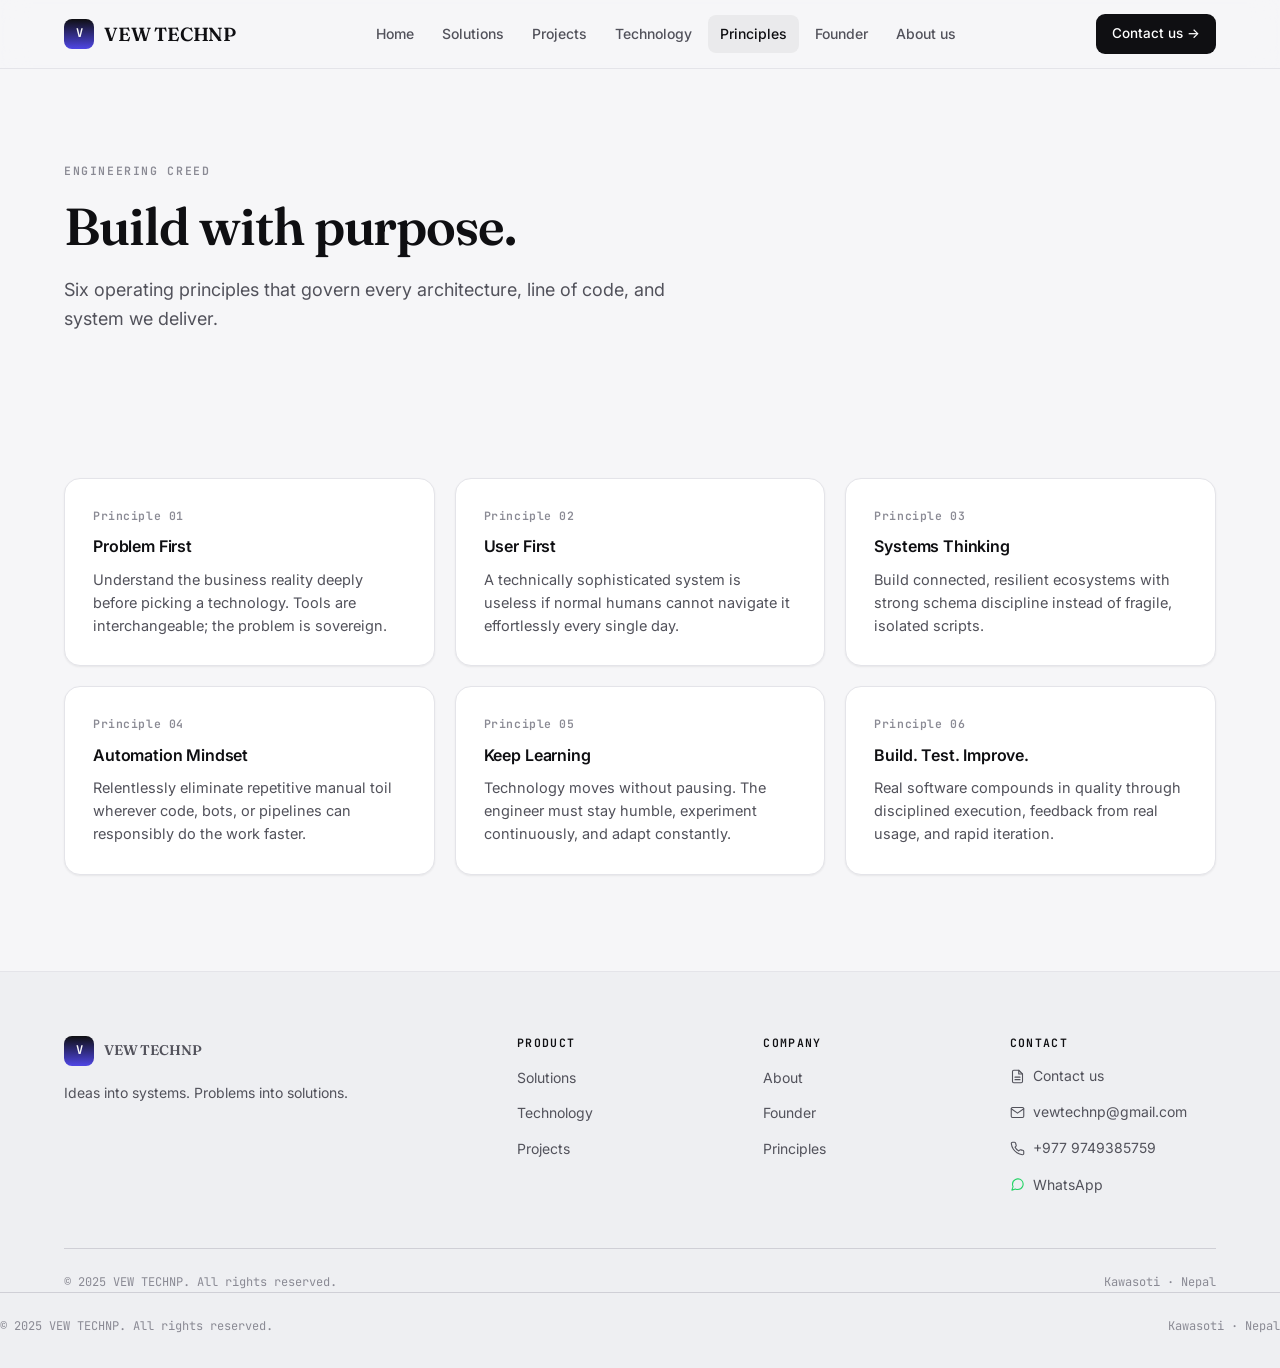
<file: Principles.html>
<!DOCTYPE html>
<html lang="en">
<head>
<meta charset="utf-8">
<meta name="viewport" content="width=device-width, initial-scale=1">
<title>Development Principles — Build With Purpose | VEW TECHNP</title>
<meta name="description" content="Six engineering principles that govern every architecture and line of code at VEW TECHNP: problem first, user first, systems thinking, automation, learning, and iteration.">
<meta name="robots" content="index, follow">
<link rel="canonical" href="https://VEW TECHNP.org/Principles.html">
<meta property="og:title" content="Principles — VEW TECHNP">
<meta property="og:description" content="Six operating principles behind every system we ship.">
<meta property="og:url" content="https://VEW TECHNP.org/Principles.html">
<meta property="og:type" content="website">
<link rel="preconnect" href="https://fonts.googleapis.com">
<link rel="preconnect" href="https://fonts.gstatic.com" crossorigin>
<link href="https://fonts.googleapis.com/css2?family=Fraunces:opsz,wght@9..144,500;9..144,600;9..144,700&family=Inter:wght@400;500;600&family=JetBrains+Mono:wght@400;500;600&display=swap" rel="stylesheet">
<link rel="stylesheet" href="style.css">
<link rel="icon" href="data:image/svg+xml,<svg xmlns='http://www.w3.org/2000/svg' viewBox='0 0 100 100'><rect width='100' height='100' rx='22' fill='%230f0f12'/><text x='50' y='68' font-size='52' font-family='monospace' font-weight='700' fill='white' text-anchor='middle'>V</text></svg>">
<link rel="stylesheet" href="style.css">
<link rel="stylesheet" href="https://cdnjs.cloudflare.com/ajax/libs/font-awesome/6.5.2/css/all.min.css">
</head>
<body>

<header class="site-header">
  <div class="wrap nav">
    <a href="index.html" class="brand"><span class="brand-mark">V</span> VEW TECHNP</a>
    <nav class="nav-links">
      <a href="index.html">Home</a>
      <a href="solutions.html">Solutions</a>
      <a href="projects.html">Projects</a>
      <a href="technology.html">Technology</a>
      <a href="Principles.html" class="active">Principles</a>
      <a href="founder.html">Founder</a>
      <a href="About.html">About us</a>
    </nav>
    <a href="contact.html" class="nav-cta">Contact us   →</a>
    <button class="menu-toggle" aria-label="Toggle menu"><span></span><span></span><span></span></button>
  </div>
</header>

<main>

  <section>
    <div class="wrap">
      <span class="eyebrow">Engineering Creed</span>
      <h1 style="margin:14px 0 20px;max-width:820px;">Build with purpose.</h1>
      <p style="font-size:18px;max-width:640px;">Six operating principles that govern every architecture, line of code, and system we deliver.</p>
    </div>
  </section>

  <section class="tight">
    <div class="wrap">
      <div class="grid grid-3">
        <div class="card"><span class="num">Principle 01</span><h3>Problem First</h3><p>Understand the business reality deeply before picking a technology. Tools are interchangeable; the problem is sovereign.</p></div>
        <div class="card"><span class="num">Principle 02</span><h3>User First</h3><p>A technically sophisticated system is useless if normal humans cannot navigate it effortlessly every single day.</p></div>
        <div class="card"><span class="num">Principle 03</span><h3>Systems Thinking</h3><p>Build connected, resilient ecosystems with strong schema discipline instead of fragile, isolated scripts.</p></div>
        <div class="card"><span class="num">Principle 04</span><h3>Automation Mindset</h3><p>Relentlessly eliminate repetitive manual toil wherever code, bots, or pipelines can responsibly do the work faster.</p></div>
        <div class="card"><span class="num">Principle 05</span><h3>Keep Learning</h3><p>Technology moves without pausing. The engineer must stay humble, experiment continuously, and adapt constantly.</p></div>
        <div class="card"><span class="num">Principle 06</span><h3>Build. Test. Improve.</h3><p>Real software compounds in quality through disciplined execution, feedback from real usage, and rapid iteration.</p></div>
      </div>
    </div>
  </section>

</main>

<footer class="site-footer">
  <div class="wrap">
    <div class="footer-grid">
      <div><a href="index.html" class="brand" style="margin-bottom:16px;"><span class="brand-mark">V</span> VEW TECHNP</a><p style="font-size:14px;max-width:320px;">Ideas into systems. Problems into solutions.</p></div>
      <div><h4>Product</h4><ul><li><a href="solutions.html">Solutions</a></li><li><a href="technology.html">Technology</a></li><li><a href="projects.html">Projects</a></li></ul></div>
      <div><h4>Company</h4><ul><li><a href="company.html">About</a></li><li><a href="founder.html">Founder</a></li><li><a href="Principles.html">Principles</a></li></ul></div>
    <div>
  <h4>Contact</h4>
  <ul>
    <li>
      <a href="contact.html"
         style="display:inline-flex;align-items:center;gap:8px;font-size:14px;color:#52525b;text-decoration:none;transition:color .15s;"
         onmouseover="this.style.color='#4f46e5';this.querySelector('svg').style.stroke='#4f46e5';"
         onmouseout="this.style.color='#52525b';this.querySelector('svg').style.stroke='currentColor';">
        <svg xmlns="http://www.w3.org/2000/svg" width="15" height="15" viewBox="0 0 24 24" fill="none" stroke="currentColor" stroke-width="1.75" stroke-linecap="round" stroke-linejoin="round" style="flex-shrink:0;transition:stroke .15s;">
          <path d="M14 2H6a2 2 0 0 0-2 2v16a2 2 0 0 0 2 2h12a2 2 0 0 0 2-2V8z"/>
          <polyline points="14 2 14 8 20 8"/>
          <line x1="16" y1="13" x2="8" y2="13"/>
          <line x1="16" y1="17" x2="8" y2="17"/>
        </svg>
        Contact us
      </a>
    </li>
    <li>
      <a href="mailto:vewtechnp@gmail.com"
         style="display:inline-flex;align-items:center;gap:8px;font-size:14px;color:#52525b;text-decoration:none;transition:color .15s;"
         onmouseover="this.style.color='#4f46e5';this.querySelector('svg').style.stroke='#4f46e5';"
         onmouseout="this.style.color='#52525b';this.querySelector('svg').style.stroke='currentColor';">
        <svg xmlns="http://www.w3.org/2000/svg" width="15" height="15" viewBox="0 0 24 24" fill="none" stroke="currentColor" stroke-width="1.75" stroke-linecap="round" stroke-linejoin="round" style="flex-shrink:0;transition:stroke .15s;">
          <rect x="2" y="4" width="20" height="16" rx="2"/>
          <polyline points="22,6 12,13 2,6"/>
        </svg>
        vewtechnp@gmail.com
      </a>
    </li>
    <li>
      <a href="tel:+9779749385759"
         style="display:inline-flex;align-items:center;gap:8px;font-size:14px;color:#52525b;text-decoration:none;transition:color .15s;"
         onmouseover="this.style.color='#4f46e5';this.querySelector('svg').style.stroke='#4f46e5';"
         onmouseout="this.style.color='#52525b';this.querySelector('svg').style.stroke='currentColor';">
        <svg xmlns="http://www.w3.org/2000/svg" width="15" height="15" viewBox="0 0 24 24" fill="none" stroke="currentColor" stroke-width="1.75" stroke-linecap="round" stroke-linejoin="round" style="flex-shrink:0;transition:stroke .15s;">
          <path d="M22 16.92v3a2 2 0 0 1-2.18 2 19.79 19.79 0 0 1-8.63-3.07 19.5 19.5 0 0 1-6-6 19.79 19.79 0 0 1-3.07-8.67A2 2 0 0 1 4.11 2h3a2 2 0 0 1 2 1.72 12.84 12.84 0 0 0 .7 2.81 2 2 0 0 1-.45 2.11L8.09 9.91a16 16 0 0 0 6 6l1.27-1.27a2 2 0 0 1 2.11-.45 12.84 12.84 0 0 0 2.81.7A2 2 0 0 1 22 16.92z"/>
        </svg>
        +977 9749385759
      </a>
    </li>
    <li>
      <a href="https://wa.me/9779749385759" target="_blank" rel="noopener"
         style="display:inline-flex;align-items:center;gap:8px;font-size:14px;color:#52525b;text-decoration:none;transition:color .15s;"
         onmouseover="this.style.color='#25D366';this.querySelector('svg').style.stroke='#25D366';"
         onmouseout="this.style.color='#52525b';this.querySelector('svg').style.stroke='#25D366';">
        <svg xmlns="http://www.w3.org/2000/svg" width="15" height="15" viewBox="0 0 24 24" fill="none" stroke="#25D366" stroke-width="1.75" stroke-linecap="round" stroke-linejoin="round" style="flex-shrink:0;transition:stroke .15s;">
          <path d="M21 11.5a8.38 8.38 0 0 1-.9 3.8 8.5 8.5 0 0 1-7.6 4.7 8.38 8.38 0 0 1-3.8-.9L3 21l1.9-5.7a8.38 8.38 0 0 1-.9-3.8 8.5 8.5 0 0 1 4.7-7.6 8.38 8.38 0 0 1 3.8-.9h.5a8.48 8.48 0 0 1 8 8v.5z"/>
        </svg>
        WhatsApp
      </a>
    </li>
  </ul>
</div>
    </div>
    <div class="footer-bottom"><span>© 2025 VEW TECHNP. All rights reserved.</span><span>Kawasoti · Nepal</span></div>
  </div>
    </div>
    <div class="footer-bottom"><span>© 2025 VEW TECHNP. All rights reserved.</span><span>Kawasoti · Nepal</span></div>
  </div>
</footer>
<script>
document.addEventListener('DOMContentLoaded', function () {
  var toggle = document.querySelector('.menu-toggle');
  var navLinks = document.querySelector('.nav-links');
  if (toggle && navLinks) {
    toggle.addEventListener('click', function () {
      navLinks.classList.toggle('open');
    });
  }
});
</script>
<script src="main.js"></script>
</body>
</html>
</file>
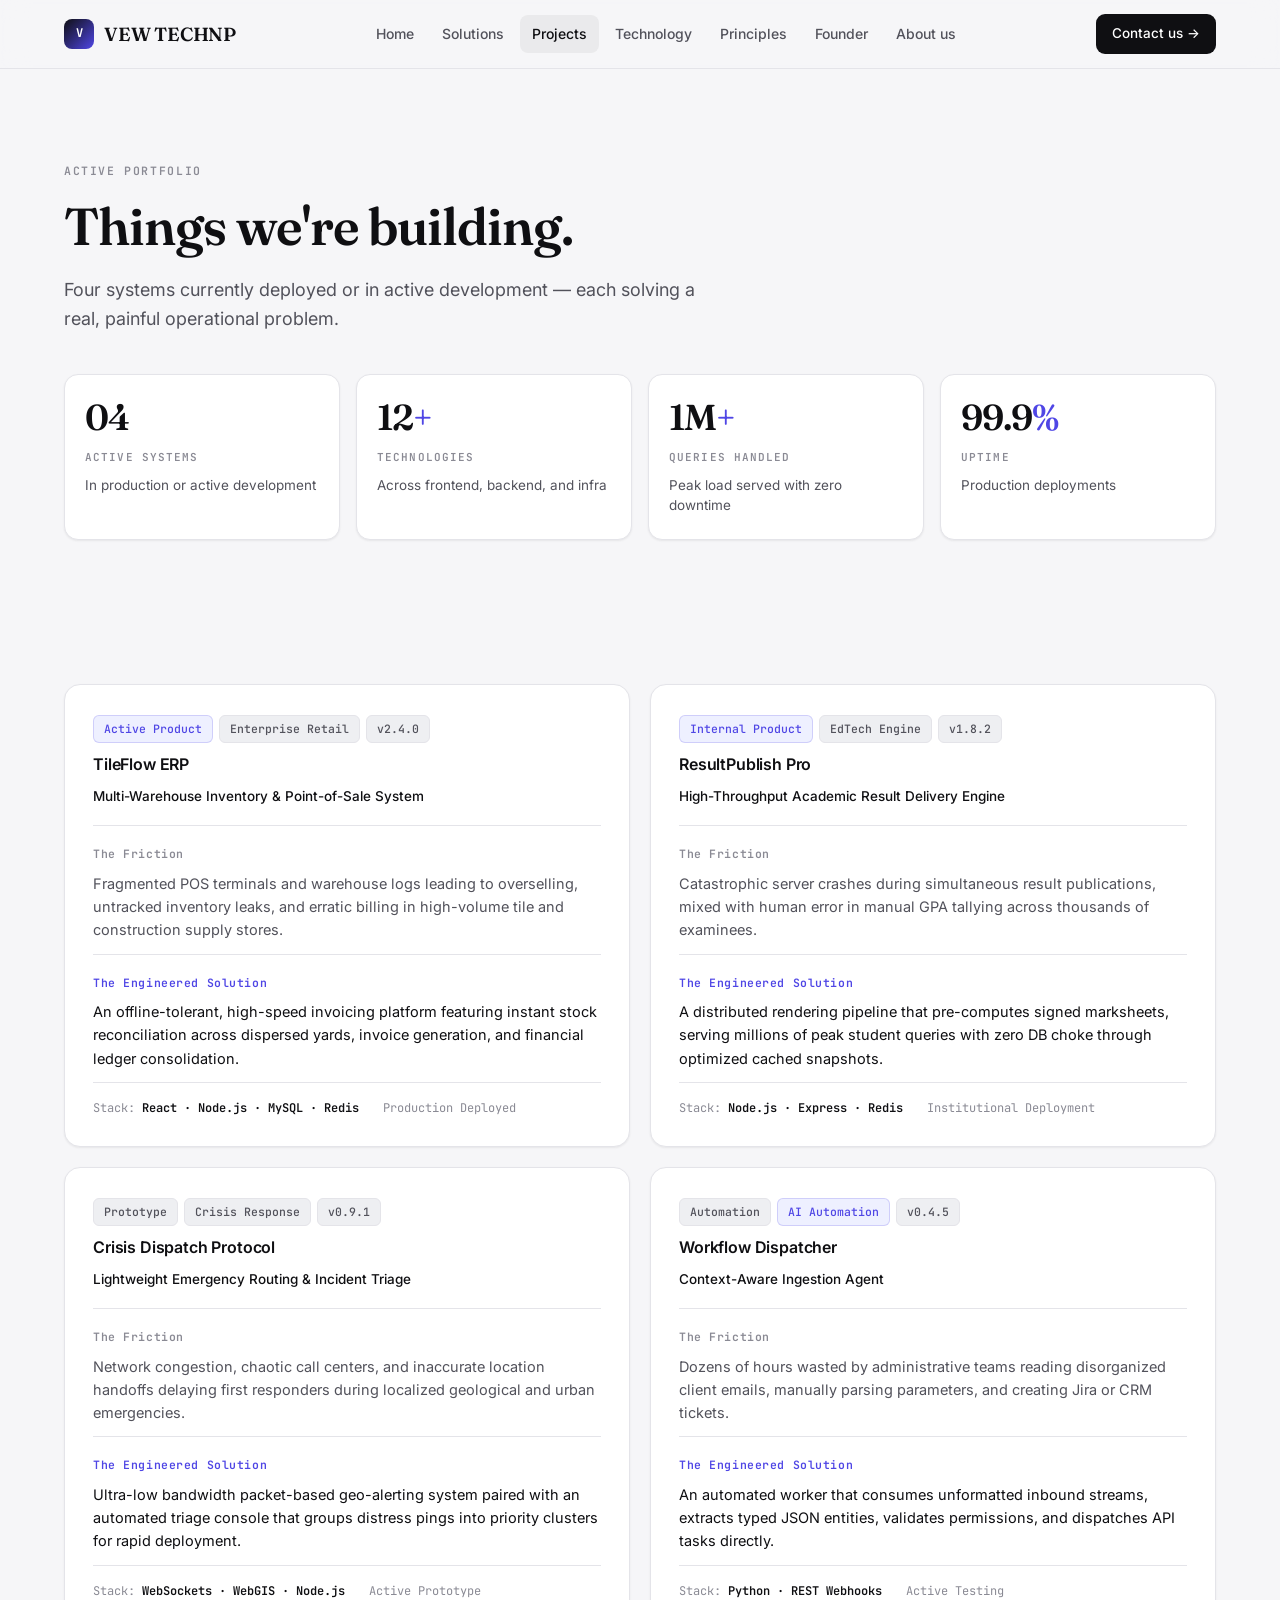
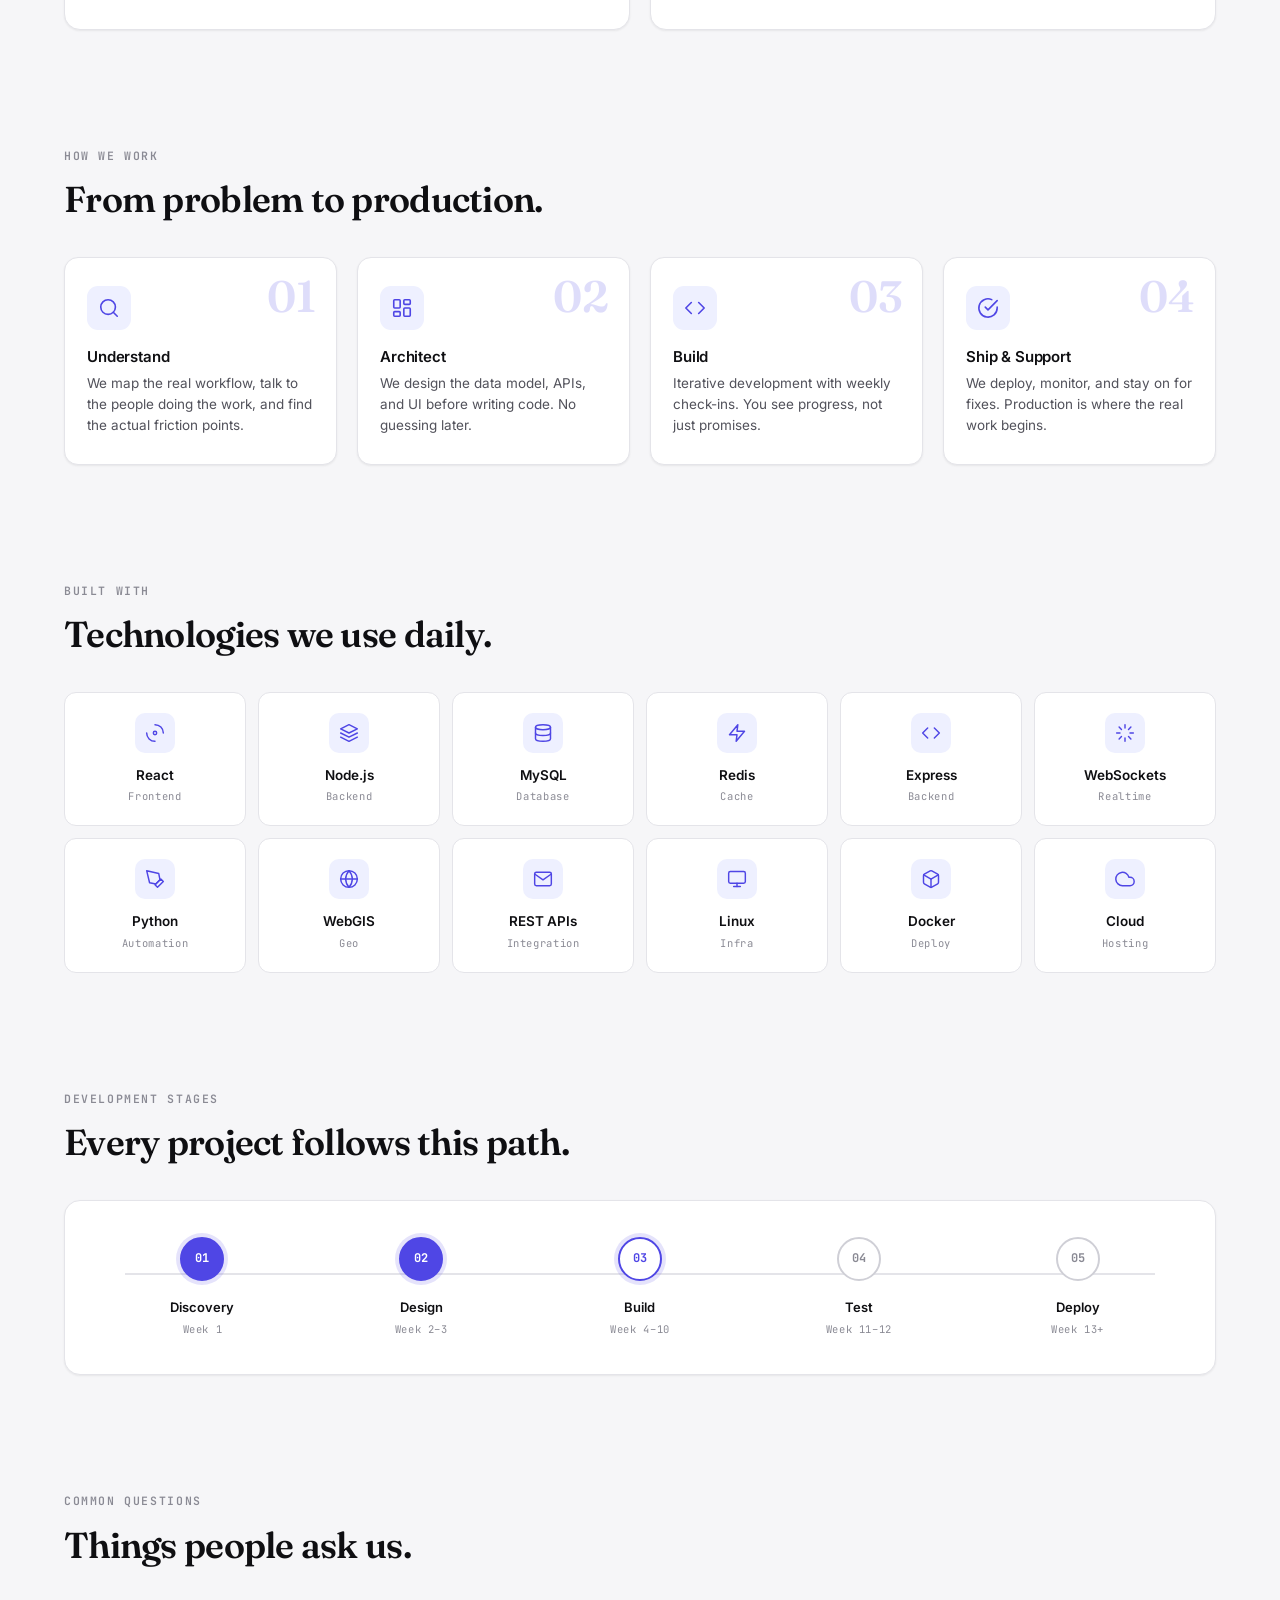
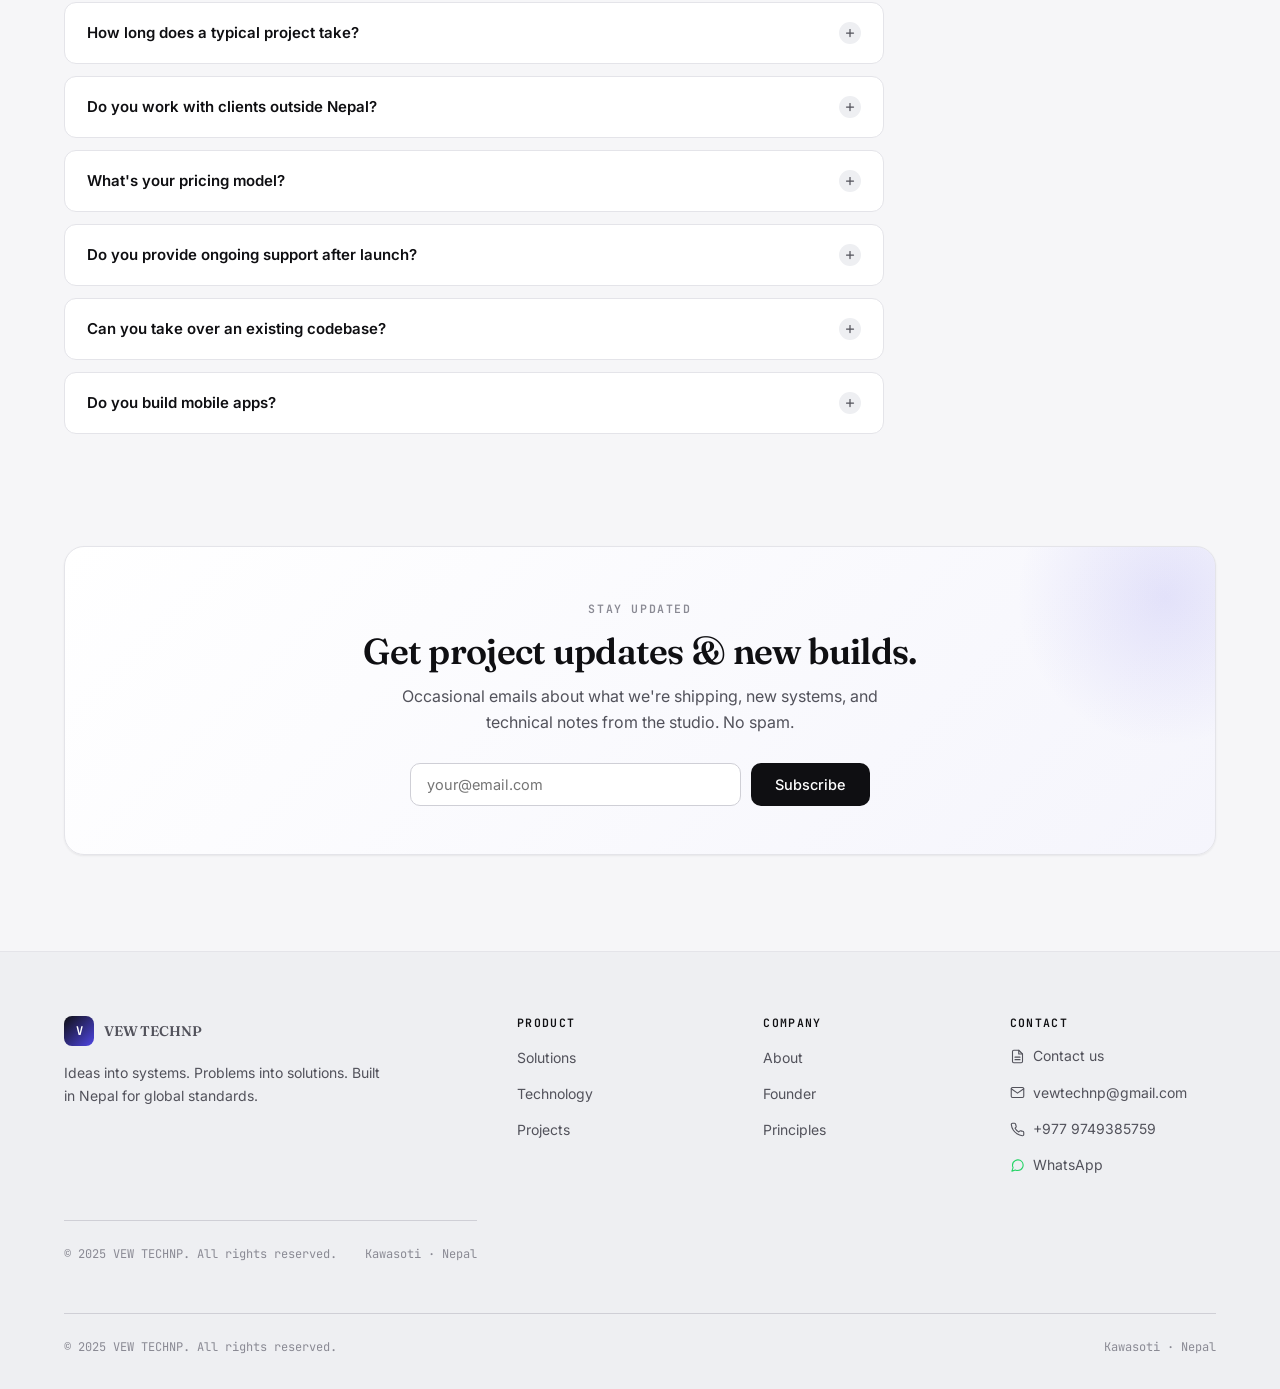
<file: projects.html>
<!DOCTYPE html>
<html lang="en">
<head>
<meta charset="utf-8">
<meta name="viewport" content="width=device-width, initial-scale=1">
<title>Projects — Active Systems Built by VEW TECHNP</title>
<meta name="description" content="Explore VEW TECHNP's active portfolio: TileFlow ERP, ResultPublish Pro, Crisis Dispatch Protocol, and the Workflow Dispatcher automation agent.">
<meta name="robots" content="index, follow">
<link rel="canonical" href="https://VEW TECHNP.org/projects.html">
<meta property="og:title" content="Projects — VEW TECHNP Active Portfolio">
<meta property="og:description" content="ERP, EdTech, crisis response, and automation systems in production.">
<meta property="og:url" content="https://VEW TECHNP.org/projects.html">
<meta property="og:type" content="website">
<link rel="preconnect" href="https://fonts.googleapis.com">
<link rel="preconnect" href="https://fonts.gstatic.com" crossorigin>
<link href="https://fonts.googleapis.com/css2?family=Fraunces:opsz,wght@9..144,500;9..144,600;9..144,700&family=Inter:wght@400;500;600&family=JetBrains+Mono:wght@400;500;600&display=swap" rel="stylesheet">
<link rel="icon" href="data:image/svg+xml,<svg xmlns='http://www.w3.org/2000/svg' viewBox='0 0 100 100'><rect width='100' height='100' rx='22' fill='%230f0f12'/><text x='50' y='68' font-size='52' font-family='monospace' font-weight='700' fill='white' text-anchor='middle'>V</text></svg>">
<link rel="stylesheet" href="https://cdnjs.cloudflare.com/ajax/libs/font-awesome/6.5.2/css/all.min.css">
<style>
/* ============================================================
   DESIGN TOKENS
   ============================================================ */
:root{
  --bg:#f6f6f8;--bg-alt:#eeeff2;--surface:#ffffff;
  --ink:#0f0f12;--ink-soft:#52525b;--ink-mute:#8a8a94;
  --line:#e4e4e9;--line-strong:#cfcfd6;
  --accent:#4f46e5;--accent-soft:#eef0ff;
  --code:'JetBrains Mono',ui-monospace,monospace;
  --sans:'Inter',-apple-system,BlinkMacSystemFont,sans-serif;
  --display:'Fraunces',Georgia,serif;
  --shadow-sm:0 1px 2px rgba(15,15,18,.04),0 1px 3px rgba(15,15,18,.03);
  --shadow-md:0 4px 12px rgba(15,15,18,.05),0 1px 3px rgba(15,15,18,.04);
  --shadow-lg:0 20px 40px -12px rgba(15,15,18,.10);
  --max:1200px;
}
*{box-sizing:border-box;margin:0;padding:0;}
html{scroll-behavior:smooth;}
body{
  font-family:var(--sans);font-size:16px;line-height:1.6;
  color:var(--ink);background:var(--bg);
  -webkit-font-smoothing:antialiased;text-rendering:optimizeLegibility;
  overflow-x:hidden;
}
img,svg{max-width:100%;display:block;}
a{color:inherit;text-decoration:none;}
.wrap{max-width:var(--max);margin:0 auto;padding:0 24px;}

/* ============================================================
   HEADER
   ============================================================ */
.site-header{
  position:sticky;top:0;z-index:100;
  background:rgba(246,246,248,.82);
  backdrop-filter:saturate(180%) blur(14px);
  -webkit-backdrop-filter:saturate(180%) blur(14px);
  border-bottom:1px solid var(--line);
}
.nav{display:flex;align-items:center;justify-content:space-between;height:68px;gap:24px;}
.brand{
  display:flex;align-items:center;gap:10px;
  font-family:var(--display);font-weight:600;font-size:19px;
  letter-spacing:-.01em;
}
.brand-mark{
  width:30px;height:30px;border-radius:8px;
  background:linear-gradient(135deg,var(--ink) 0%,var(--accent) 100%);
  display:grid;place-items:center;color:#fff;
  font-family:var(--code);font-size:12px;font-weight:700;
}
.nav-links{display:flex;gap:4px;align-items:center;}
.nav-links a{
  font-size:14px;font-weight:500;color:var(--ink-soft);
  padding:8px 12px;border-radius:8px;
  transition:color .15s,background .15s;
}
.nav-links a:hover{color:var(--ink);background:rgba(0,0,0,.04);}
.nav-links a.active{color:var(--ink);background:rgba(0,0,0,.05);}
.nav-cta{
  display:inline-flex;align-items:center;gap:6px;
  background:var(--ink);color:#fff;
  font-size:13.5px;font-weight:500;
  padding:9px 16px;border-radius:9px;
  transition:transform .15s,box-shadow .15s;
}
.nav-cta:hover{transform:translateY(-1px);box-shadow:var(--shadow-md);}
.menu-toggle{display:none;background:none;border:0;cursor:pointer;padding:8px;}
.menu-toggle span{display:block;width:20px;height:2px;background:var(--ink);margin:4px 0;border-radius:2px;}

/* ============================================================
   TYPOGRAPHY
   ============================================================ */
h1,h2,h3,h4{font-family:var(--display);font-weight:600;letter-spacing:-.02em;line-height:1.15;}
h1{font-size:clamp(2rem,4.5vw,3.25rem);}
h2{font-size:clamp(1.6rem,3vw,2.25rem);}
h3{font-size:1.2rem;}
p{color:var(--ink-soft);}

.eyebrow{
  font-family:var(--code);font-size:11.5px;font-weight:600;
  letter-spacing:.14em;text-transform:uppercase;color:var(--ink-mute);
  display:inline-block;
}

section{padding:88px 0;position:relative;}
section.tight{padding:56px 0;}

/* ============================================================
   STATS STRIP
   ============================================================ */
.stats-strip{
  display:grid;grid-template-columns:repeat(4,1fr);
  gap:16px;margin-top:40px;
}
.stat{
  background:var(--surface);border:1px solid var(--line);
  border-radius:14px;padding:24px 20px;
  box-shadow:var(--shadow-sm);
  transition:transform .25s,box-shadow .25s,border-color .25s;
}
.stat:hover{
  transform:translateY(-4px);
  box-shadow:var(--shadow-md);
  border-color:var(--line-strong);
}
.stat .num{
  font-family:var(--display);font-size:36px;
  font-weight:600;color:var(--ink);line-height:1;
  letter-spacing:-.03em;display:block;
  margin-bottom:8px;
}
.stat .num .accent{color:var(--accent);}
.stat .label{
  font-family:var(--code);font-size:11px;font-weight:600;
  letter-spacing:.1em;text-transform:uppercase;
  color:var(--ink-mute);
}
.stat .desc{font-size:13.5px;color:var(--ink-soft);margin-top:6px;line-height:1.5;}

/* ============================================================
   PROJECT CARDS
   ============================================================ */
.grid{display:grid;gap:20px;}
.grid-2{grid-template-columns:repeat(2,1fr);}
.grid-3{grid-template-columns:repeat(3,1fr);}
.grid-4{grid-template-columns:repeat(4,1fr);}

.card{
  background:var(--surface);border:1px solid var(--line);
  border-radius:16px;padding:28px;
  box-shadow:var(--shadow-sm);
  transition:transform .25s,box-shadow .25s,border-color .25s;
  display:flex;flex-direction:column;gap:12px;
}
.card:hover{
  transform:translateY(-3px);
  box-shadow:var(--shadow-md);
  border-color:var(--line-strong);
}
.card h3{font-family:var(--sans);font-size:16px;font-weight:600;letter-spacing:-.01em;}
.card p{font-size:14.5px;line-height:1.6;}
.card .num{font-family:var(--code);font-size:11.5px;color:var(--ink-mute);font-weight:600;letter-spacing:.05em;}

.tags{display:flex;flex-wrap:wrap;gap:6px;margin-top:2px;}
.tag{
  font-family:var(--code);font-size:11.5px;font-weight:500;
  padding:4px 10px;border-radius:6px;
  background:var(--bg-alt);color:var(--ink-soft);
  border:1px solid var(--line);
}
.tag.accent{background:var(--accent-soft);color:var(--accent);border-color:rgba(79,70,229,.2);}

.meta-row{
  display:flex;flex-wrap:wrap;gap:24px;
  font-family:var(--code);font-size:12px;color:var(--ink-mute);
  padding-top:16px;border-top:1px solid var(--line);
  margin-top:auto;
}
.meta-row strong{color:var(--ink);font-weight:600;}

/* ============================================================
   PROCESS / STEPS
   ============================================================ */
.process-grid{
  display:grid;grid-template-columns:repeat(4,1fr);
  gap:20px;position:relative;
}
.process-step{
  background:var(--surface);border:1px solid var(--line);
  border-radius:14px;padding:28px 22px;
  box-shadow:var(--shadow-sm);
  position:relative;
  transition:transform .25s,box-shadow .25s;
}
.process-step:hover{transform:translateY(-4px);box-shadow:var(--shadow-md);}
.process-step .step-num{
  font-family:var(--display);font-size:44px;
  font-weight:600;color:var(--accent);
  opacity:.18;line-height:1;
  position:absolute;top:16px;right:20px;
}
.process-step .step-icon{
  width:44px;height:44px;border-radius:11px;
  background:var(--accent-soft);color:var(--accent);
  display:grid;place-items:center;
  margin-bottom:18px;
}
.process-step .step-icon svg{width:22px;height:22px;stroke-width:1.75;}
.process-step h4{
  font-family:var(--sans);font-size:15px;font-weight:600;
  color:var(--ink);letter-spacing:-.01em;margin-bottom:8px;
}
.process-step p{font-size:13.5px;line-height:1.55;}

/* ============================================================
   TECH STACK
   ============================================================ */
.stack-grid{
  display:grid;grid-template-columns:repeat(auto-fill,minmax(160px,1fr));
  gap:12px;
}
.stack-item{
  background:var(--surface);border:1px solid var(--line);
  border-radius:12px;padding:20px 16px;
  text-align:center;
  transition:transform .25s,box-shadow .25s,border-color .25s;
  cursor:pointer;
}
.stack-item:hover{
  transform:translateY(-3px);
  box-shadow:var(--shadow-md);
  border-color:var(--accent);
}
.stack-item .icon{
  width:40px;height:40px;border-radius:10px;
  background:var(--accent-soft);color:var(--accent);
  display:grid;place-items:center;
  margin:0 auto 12px;
  transition:background .25s,color .25s,transform .25s;
}
.stack-item:hover .icon{
  background:var(--accent);color:#fff;
  transform:scale(1.08) rotate(-4deg);
}
.stack-item .icon svg{width:20px;height:20px;stroke-width:1.75;}
.stack-item .name{
  font-size:13.5px;font-weight:600;color:var(--ink);
  margin-bottom:2px;
}
.stack-item .cat{
  font-family:var(--code);font-size:10.5px;
  color:var(--ink-mute);letter-spacing:.06em;
}

/* ============================================================
   TIMELINE
   ============================================================ */
.timeline-strip{
  display:grid;grid-template-columns:repeat(5,1fr);
  gap:0;position:relative;
  background:var(--surface);
  border:1px solid var(--line);
  border-radius:16px;
  padding:36px 28px;
  box-shadow:var(--shadow-sm);
  overflow:hidden;
}
.timeline-strip::before{
  content:'';position:absolute;
  top:72px;left:60px;right:60px;
  height:2px;background:var(--line);
  z-index:0;
}
.tl-step{
  text-align:center;position:relative;z-index:1;
  padding:0 8px;
}
.tl-dot{
  width:44px;height:44px;border-radius:50%;
  background:var(--surface);
  border:2px solid var(--line-strong);
  display:grid;place-items:center;
  margin:0 auto 16px;
  font-family:var(--code);font-size:12px;font-weight:700;
  color:var(--ink-mute);
  transition:all .3s;
}
.tl-step.done .tl-dot{
  background:var(--accent);color:#fff;
  border-color:var(--accent);
  box-shadow:0 0 0 4px rgba(79,70,229,.15);
}
.tl-step.active .tl-dot{
  background:var(--surface);color:var(--accent);
  border-color:var(--accent);
  box-shadow:0 0 0 4px rgba(79,70,229,.15);
  animation:pulse 2s infinite;
}
@keyframes pulse{
  0%,100%{box-shadow:0 0 0 4px rgba(79,70,229,.15);}
  50%{box-shadow:0 0 0 8px rgba(79,70,229,.08);}
}
.tl-step .label{
  font-size:13px;font-weight:600;color:var(--ink);
  margin-bottom:4px;
}
.tl-step .sub{
  font-family:var(--code);font-size:10.5px;
  color:var(--ink-mute);letter-spacing:.06em;
}

/* ============================================================
   FAQ
   ============================================================ */
.faq-list{
  display:flex;flex-direction:column;gap:12px;
  max-width:820px;
}
.faq-item{
  background:var(--surface);border:1px solid var(--line);
  border-radius:12px;
  overflow:hidden;
  transition:border-color .2s,box-shadow .2s;
}
.faq-item:hover{border-color:var(--line-strong);}
.faq-item.open{border-color:var(--accent);box-shadow:var(--shadow-sm);}
.faq-q{
  display:flex;align-items:center;justify-content:space-between;
  gap:16px;padding:18px 22px;
  cursor:pointer;user-select:none;
  font-size:15px;font-weight:600;color:var(--ink);
  font-family:var(--sans);
  transition:background .2s;
}
.faq-q:hover{background:var(--bg-alt);}
.faq-q .icon{
  width:22px;height:22px;border-radius:50%;
  background:var(--bg-alt);color:var(--ink-soft);
  display:grid;place-items:center;flex-shrink:0;
  transition:all .3s;
}
.faq-item.open .faq-q .icon{
  background:var(--accent);color:#fff;
  transform:rotate(45deg);
}
.faq-q .icon svg{width:12px;height:12px;stroke-width:2.5;}
.faq-a{
  max-height:0;overflow:hidden;
  transition:max-height .35s ease,padding .35s ease;
  padding:0 22px;
}
.faq-item.open .faq-a{
  max-height:300px;padding:0 22px 20px;
}
.faq-a p{font-size:14.5px;line-height:1.65;color:var(--ink-soft);}

/* ============================================================
   NEWSLETTER / UPDATES
   ============================================================ */
.updates-box{
  background:linear-gradient(135deg,#ffffff 0%,#f5f5fc 100%);
  border:1px solid var(--line);
  border-radius:20px;
  padding:48px 40px;
  box-shadow:var(--shadow-sm);
  text-align:center;
  position:relative;overflow:hidden;
}
.updates-box::before{
  content:'';position:absolute;
  top:-100px;right:-100px;
  width:300px;height:300px;
  background:radial-gradient(circle,rgba(79,70,229,.12) 0%,transparent 70%);
  border-radius:50%;pointer-events:none;
}
.updates-box h2{margin-bottom:12px;position:relative;z-index:1;}
.updates-box p{
  font-size:16px;max-width:520px;margin:0 auto 28px;
  position:relative;z-index:1;
}
.updates-form{
  display:flex;gap:10px;max-width:460px;
  margin:0 auto;position:relative;z-index:1;
  flex-wrap:wrap;
}
.updates-form input{
  flex:1;min-width:200px;
  font-family:var(--sans);font-size:14.5px;
  padding:12px 16px;border-radius:10px;
  border:1px solid var(--line-strong);
  background:#fff;color:var(--ink);
  transition:border-color .2s,box-shadow .2s;
}
.updates-form input:focus{
  outline:none;border-color:var(--accent);
  box-shadow:0 0 0 3px rgba(79,70,229,.12);
}
.updates-form button{
  font-family:var(--sans);font-size:14.5px;font-weight:500;
  padding:12px 24px;border-radius:10px;
  background:var(--ink);color:#fff;border:0;
  cursor:pointer;
  transition:transform .15s,box-shadow .15s;
}
.updates-form button:hover{
  transform:translateY(-1px);
  box-shadow:var(--shadow-md);
}

/* ============================================================
   BUTTONS
   ============================================================ */
.btn{
  display:inline-flex;align-items:center;gap:8px;
  padding:12px 22px;border-radius:10px;
  font-size:14.5px;font-weight:500;
  transition:transform .15s,box-shadow .15s,background .15s;
  border:1px solid transparent;cursor:pointer;
  font-family:var(--sans);
}
.btn-primary{background:var(--ink);color:#fff;}
.btn-primary:hover{transform:translateY(-1px);box-shadow:var(--shadow-md);}
.btn-ghost{background:var(--surface);border-color:var(--line-strong);color:var(--ink);}
.btn-ghost:hover{border-color:var(--ink);transform:translateY(-1px);}

/* ============================================================
   FOOTER
   ============================================================ */
.site-footer{
  background:var(--bg-alt);border-top:1px solid var(--line);
  padding:64px 0 32px;margin-top:40px;
}
.footer-grid{
  display:grid;grid-template-columns:2fr 1fr 1fr 1fr;
  gap:40px;margin-bottom:48px;
}
.footer-grid h4{
  font-family:var(--code);font-size:11.5px;font-weight:600;
  letter-spacing:.12em;text-transform:uppercase;
  color:var(--ink);margin-bottom:16px;
}
.footer-grid ul{list-style:none;display:flex;flex-direction:column;gap:10px;}
.footer-grid a{font-size:14px;color:var(--ink-soft);}
.footer-grid a:hover{color:var(--ink);}
.footer-bottom{
  padding-top:24px;border-top:1px solid var(--line-strong);
  display:flex;justify-content:space-between;align-items:center;
  gap:16px;font-family:var(--code);font-size:12px;
  color:var(--ink-mute);flex-wrap:wrap;
}

/* ============================================================
   RESPONSIVE
   ============================================================ */
@media(max-width:980px){
  .grid-2{grid-template-columns:1fr;}
  .grid-3{grid-template-columns:repeat(2,1fr);}
  .grid-4{grid-template-columns:repeat(2,1fr);}
  .stats-strip{grid-template-columns:repeat(2,1fr);}
  .process-grid{grid-template-columns:repeat(2,1fr);}
  .timeline-strip{grid-template-columns:repeat(3,1fr);gap:24px;}
  .timeline-strip::before{display:none;}
  .footer-grid{grid-template-columns:1fr 1fr;gap:32px;}
}
@media(max-width:720px){
  section{padding:64px 0;}
  .grid-3,.grid-4,.process-grid{grid-template-columns:1fr;}
  .stats-strip{grid-template-columns:1fr;}
  .timeline-strip{grid-template-columns:1fr;gap:20px;}
  .nav-links{
    display:none;position:absolute;top:68px;left:0;right:0;
    flex-direction:column;gap:4px;padding:16px 24px 24px;
    background:var(--surface);border-bottom:1px solid var(--line);
  }
  .nav-links.open{display:flex;}
  .nav-links a{padding:12px 14px;}
  .menu-toggle{display:block;}
  .footer-grid{grid-template-columns:1fr;}
  .updates-box{padding:32px 24px;}
}
</style>
</head>
<body>

<!-- ============================================================
     HEADER
     ============================================================ -->
<header class="site-header">
  <div class="wrap nav">
    <a href="index.html" class="brand"><span class="brand-mark">V</span> VEW TECHNP</a>
    <nav class="nav-links" id="navLinks">
      <a href="index.html">Home</a>
      <a href="solutions.html">Solutions</a>
      <a href="projects.html" class="active">Projects</a>
      <a href="technology.html">Technology</a>
      <a href="Principles.html">Principles</a>
      <a href="founder.html">Founder</a>
      <a href="About.html">About us</a>
    </nav>
    <a href="contact.html" class="nav-cta">Contact us →</a>
    <button class="menu-toggle" aria-label="Toggle menu" onclick="document.getElementById('navLinks').classList.toggle('open')">
      <span></span><span></span><span></span>
    </button>
  </div>
</header>

<main>

  <!-- ============================================================
       HERO
       ============================================================ -->
  <section>
    <div class="wrap">
      <span class="eyebrow">Active Portfolio</span>
      <h1 style="margin:14px 0 20px;max-width:820px;">Things we're building.</h1>
      <p style="font-size:18px;max-width:640px;margin-bottom:32px;">Four systems currently deployed or in active development — each solving a real, painful operational problem.</p>

      <!-- Stats strip -->
      <div class="stats-strip">
        <div class="stat">
          <span class="num">04</span>
          <span class="label">Active Systems</span>
          <p class="desc">In production or active development</p>
        </div>
        <div class="stat">
          <span class="num">12<span class="accent">+</span></span>
          <span class="label">Technologies</span>
          <p class="desc">Across frontend, backend, and infra</p>
        </div>
        <div class="stat">
          <span class="num">1M<span class="accent">+</span></span>
          <span class="label">Queries Handled</span>
          <p class="desc">Peak load served with zero downtime</p>
        </div>
        <div class="stat">
          <span class="num">99.9<span class="accent">%</span></span>
          <span class="label">Uptime</span>
          <p class="desc">Production deployments</p>
        </div>
      </div>
    </div>
  </section>

  <!-- ============================================================
       PROJECTS
       ============================================================ -->
  <section class="tight">
    <div class="wrap">
      <div class="grid grid-2">

        <div class="card">
          <div class="tags"><span class="tag accent">Active Product</span><span class="tag">Enterprise Retail</span><span class="tag">v2.4.0</span></div>
          <h3>TileFlow ERP</h3>
          <p style="color:var(--ink);font-weight:500;font-size:13.5px;">Multi-Warehouse Inventory & Point-of-Sale System</p>
          <div style="border-top:1px solid var(--line);padding-top:14px;margin-top:6px;">
            <span class="num">The Friction</span>
            <p style="margin-top:6px;">Fragmented POS terminals and warehouse logs leading to overselling, untracked inventory leaks, and erratic billing in high-volume tile and construction supply stores.</p>
          </div>
          <div style="border-top:1px solid var(--line);padding-top:14px;">
            <span class="num" style="color:var(--accent);">The Engineered Solution</span>
            <p style="margin-top:6px;color:var(--ink);">An offline-tolerant, high-speed invoicing platform featuring instant stock reconciliation across dispersed yards, invoice generation, and financial ledger consolidation.</p>
          </div>
          <div class="meta-row"><span>Stack: <strong>React · Node.js · MySQL · Redis</strong></span><span>Production Deployed</span></div>
        </div>

        <div class="card">
          <div class="tags"><span class="tag accent">Internal Product</span><span class="tag">EdTech Engine</span><span class="tag">v1.8.2</span></div>
          <h3>ResultPublish Pro</h3>
          <p style="color:var(--ink);font-weight:500;font-size:13.5px;">High-Throughput Academic Result Delivery Engine</p>
          <div style="border-top:1px solid var(--line);padding-top:14px;margin-top:6px;">
            <span class="num">The Friction</span>
            <p style="margin-top:6px;">Catastrophic server crashes during simultaneous result publications, mixed with human error in manual GPA tallying across thousands of examinees.</p>
          </div>
          <div style="border-top:1px solid var(--line);padding-top:14px;">
            <span class="num" style="color:var(--accent);">The Engineered Solution</span>
            <p style="margin-top:6px;color:var(--ink);">A distributed rendering pipeline that pre-computes signed marksheets, serving millions of peak student queries with zero DB choke through optimized cached snapshots.</p>
          </div>
          <div class="meta-row"><span>Stack: <strong>Node.js · Express · Redis</strong></span><span>Institutional Deployment</span></div>
        </div>

        <div class="card">
          <div class="tags"><span class="tag">Prototype</span><span class="tag">Crisis Response</span><span class="tag">v0.9.1</span></div>
          <h3>Crisis Dispatch Protocol</h3>
          <p style="color:var(--ink);font-weight:500;font-size:13.5px;">Lightweight Emergency Routing & Incident Triage</p>
          <div style="border-top:1px solid var(--line);padding-top:14px;margin-top:6px;">
            <span class="num">The Friction</span>
            <p style="margin-top:6px;">Network congestion, chaotic call centers, and inaccurate location handoffs delaying first responders during localized geological and urban emergencies.</p>
          </div>
          <div style="border-top:1px solid var(--line);padding-top:14px;">
            <span class="num" style="color:var(--accent);">The Engineered Solution</span>
            <p style="margin-top:6px;color:var(--ink);">Ultra-low bandwidth packet-based geo-alerting system paired with an automated triage console that groups distress pings into priority clusters for rapid deployment.</p>
          </div>
          <div class="meta-row"><span>Stack: <strong>WebSockets · WebGIS · Node.js</strong></span><span>Active Prototype</span></div>
        </div>

        <div class="card">
          <div class="tags"><span class="tag">Automation</span><span class="tag accent">AI Automation</span><span class="tag">v0.4.5</span></div>
          <h3>Workflow Dispatcher</h3>
          <p style="color:var(--ink);font-weight:500;font-size:13.5px;">Context-Aware Ingestion Agent</p>
          <div style="border-top:1px solid var(--line);padding-top:14px;margin-top:6px;">
            <span class="num">The Friction</span>
            <p style="margin-top:6px;">Dozens of hours wasted by administrative teams reading disorganized client emails, manually parsing parameters, and creating Jira or CRM tickets.</p>
          </div>
          <div style="border-top:1px solid var(--line);padding-top:14px;">
            <span class="num" style="color:var(--accent);">The Engineered Solution</span>
            <p style="margin-top:6px;color:var(--ink);">An automated worker that consumes unformatted inbound streams, extracts typed JSON entities, validates permissions, and dispatches API tasks directly.</p>
          </div>
          <div class="meta-row"><span>Stack: <strong>Python · REST Webhooks</strong></span><span>Active Testing</span></div>
        </div>

      </div>
    </div>
  </section>

  <!-- ============================================================
       PROCESS
       ============================================================ -->
  <section class="tight">
    <div class="wrap">
      <div style="margin-bottom:36px;">
        <span class="eyebrow">How We Work</span>
        <h2 style="margin-top:12px;">From problem to production.</h2>
      </div>

      <div class="process-grid">

        <div class="process-step">
          <span class="step-num">01</span>
          <div class="step-icon">
            <svg xmlns="http://www.w3.org/2000/svg" viewBox="0 0 24 24" fill="none" stroke="currentColor" stroke-linecap="round" stroke-linejoin="round"><circle cx="11" cy="11" r="8"/><line x1="21" y1="21" x2="16.65" y2="16.65"/></svg>
          </div>
          <h4>Understand</h4>
          <p>We map the real workflow, talk to the people doing the work, and find the actual friction points.</p>
        </div>

        <div class="process-step">
          <span class="step-num">02</span>
          <div class="step-icon">
            <svg xmlns="http://www.w3.org/2000/svg" viewBox="0 0 24 24" fill="none" stroke="currentColor" stroke-linecap="round" stroke-linejoin="round"><rect x="3" y="3" width="7" height="9" rx="1"/><rect x="14" y="3" width="7" height="5" rx="1"/><rect x="14" y="12" width="7" height="9" rx="1"/><rect x="3" y="16" width="7" height="5" rx="1"/></svg>
          </div>
          <h4>Architect</h4>
          <p>We design the data model, APIs, and UI before writing code. No guessing later.</p>
        </div>

        <div class="process-step">
          <span class="step-num">03</span>
          <div class="step-icon">
            <svg xmlns="http://www.w3.org/2000/svg" viewBox="0 0 24 24" fill="none" stroke="currentColor" stroke-linecap="round" stroke-linejoin="round"><polyline points="16 18 22 12 16 6"/><polyline points="8 6 2 12 8 18"/></svg>
          </div>
          <h4>Build</h4>
          <p>Iterative development with weekly check-ins. You see progress, not just promises.</p>
        </div>

        <div class="process-step">
          <span class="step-num">04</span>
          <div class="step-icon">
            <svg xmlns="http://www.w3.org/2000/svg" viewBox="0 0 24 24" fill="none" stroke="currentColor" stroke-linecap="round" stroke-linejoin="round"><path d="M22 11.08V12a10 10 0 1 1-5.93-9.14"/><polyline points="22 4 12 14.01 9 11.01"/></svg>
          </div>
          <h4>Ship & Support</h4>
          <p>We deploy, monitor, and stay on for fixes. Production is where the real work begins.</p>
        </div>

      </div>
    </div>
  </section>

  <!-- ============================================================
       TECH STACK
       ============================================================ -->
  <section class="tight">
    <div class="wrap">
      <div style="margin-bottom:36px;">
        <span class="eyebrow">Built With</span>
        <h2 style="margin-top:12px;">Technologies we use daily.</h2>
      </div>

      <div class="stack-grid">
        <div class="stack-item"><div class="icon"><svg xmlns="http://www.w3.org/2000/svg" viewBox="0 0 24 24" fill="none" stroke="currentColor" stroke-linecap="round" stroke-linejoin="round"><circle cx="12" cy="12" r="2"/><path d="M12 2a10 10 0 0 1 10 10"/><path d="M12 22a10 10 0 0 1-10-10"/></svg></div><div class="name">React</div><div class="cat">Frontend</div></div>
        <div class="stack-item"><div class="icon"><svg xmlns="http://www.w3.org/2000/svg" viewBox="0 0 24 24" fill="none" stroke="currentColor" stroke-linecap="round" stroke-linejoin="round"><polygon points="12 2 2 7 12 12 22 7 12 2"/><polyline points="2 17 12 22 22 17"/><polyline points="2 12 12 17 22 12"/></svg></div><div class="name">Node.js</div><div class="cat">Backend</div></div>
        <div class="stack-item"><div class="icon"><svg xmlns="http://www.w3.org/2000/svg" viewBox="0 0 24 24" fill="none" stroke="currentColor" stroke-linecap="round" stroke-linejoin="round"><ellipse cx="12" cy="5" rx="9" ry="3"/><path d="M21 12c0 1.66-4 3-9 3s-9-1.34-9-3"/><path d="M3 5v14c0 1.66 4 3 9 3s9-1.34 9-3V5"/></svg></div><div class="name">MySQL</div><div class="cat">Database</div></div>
        <div class="stack-item"><div class="icon"><svg xmlns="http://www.w3.org/2000/svg" viewBox="0 0 24 24" fill="none" stroke="currentColor" stroke-linecap="round" stroke-linejoin="round"><polygon points="13 2 3 14 12 14 11 22 21 10 12 10 13 2"/></svg></div><div class="name">Redis</div><div class="cat">Cache</div></div>
        <div class="stack-item"><div class="icon"><svg xmlns="http://www.w3.org/2000/svg" viewBox="0 0 24 24" fill="none" stroke="currentColor" stroke-linecap="round" stroke-linejoin="round"><polyline points="16 18 22 12 16 6"/><polyline points="8 6 2 12 8 18"/></svg></div><div class="name">Express</div><div class="cat">Backend</div></div>
        <div class="stack-item"><div class="icon"><svg xmlns="http://www.w3.org/2000/svg" viewBox="0 0 24 24" fill="none" stroke="currentColor" stroke-linecap="round" stroke-linejoin="round"><path d="M12 2v4M12 18v4M4.93 4.93l2.83 2.83M16.24 16.24l2.83 2.83M2 12h4M18 12h4M4.93 19.07l2.83-2.83M16.24 7.76l2.83-2.83"/></svg></div><div class="name">WebSockets</div><div class="cat">Realtime</div></div>
        <div class="stack-item"><div class="icon"><svg xmlns="http://www.w3.org/2000/svg" viewBox="0 0 24 24" fill="none" stroke="currentColor" stroke-linecap="round" stroke-linejoin="round"><path d="M12 19l7-7 3 3-7 7-3-3z"/><path d="M18 13l-1.5-7.5L2 2l3.5 14.5L13 18l5-5z"/></svg></div><div class="name">Python</div><div class="cat">Automation</div></div>
        <div class="stack-item"><div class="icon"><svg xmlns="http://www.w3.org/2000/svg" viewBox="0 0 24 24" fill="none" stroke="currentColor" stroke-linecap="round" stroke-linejoin="round"><circle cx="12" cy="12" r="10"/><line x1="2" y1="12" x2="22" y2="12"/><path d="M12 2a15.3 15.3 0 0 1 4 10 15.3 15.3 0 0 1-4 10 15.3 15.3 0 0 1-4-10 15.3 15.3 0 0 1 4-10z"/></svg></div><div class="name">WebGIS</div><div class="cat">Geo</div></div>
        <div class="stack-item"><div class="icon"><svg xmlns="http://www.w3.org/2000/svg" viewBox="0 0 24 24" fill="none" stroke="currentColor" stroke-linecap="round" stroke-linejoin="round"><path d="M4 4h16c1.1 0 2 .9 2 2v12c0 1.1-.9 2-2 2H4c-1.1 0-2-.9-2-2V6c0-1.1.9-2 2-2z"/><polyline points="22,6 12,13 2,6"/></svg></div><div class="name">REST APIs</div><div class="cat">Integration</div></div>
        <div class="stack-item"><div class="icon"><svg xmlns="http://www.w3.org/2000/svg" viewBox="0 0 24 24" fill="none" stroke="currentColor" stroke-linecap="round" stroke-linejoin="round"><rect x="2" y="3" width="20" height="14" rx="2"/><line x1="8" y1="21" x2="16" y2="21"/><line x1="12" y1="17" x2="12" y2="21"/></svg></div><div class="name">Linux</div><div class="cat">Infra</div></div>
        <div class="stack-item"><div class="icon"><svg xmlns="http://www.w3.org/2000/svg" viewBox="0 0 24 24" fill="none" stroke="currentColor" stroke-linecap="round" stroke-linejoin="round"><path d="M21 16V8a2 2 0 0 0-1-1.73l-7-4a2 2 0 0 0-2 0l-7 4A2 2 0 0 0 3 8v8a2 2 0 0 0 1 1.73l7 4a2 2 0 0 0 2 0l7-4A2 2 0 0 0 21 16z"/><polyline points="3.27 6.96 12 12.01 20.73 6.96"/><line x1="12" y1="22.08" x2="12" y2="12"/></svg></div><div class="name">Docker</div><div class="cat">Deploy</div></div>
        <div class="stack-item"><div class="icon"><svg xmlns="http://www.w3.org/2000/svg" viewBox="0 0 24 24" fill="none" stroke="currentColor" stroke-linecap="round" stroke-linejoin="round"><path d="M18 10h-1.26A8 8 0 1 0 9 20h9a5 5 0 0 0 0-10z"/></svg></div><div class="name">Cloud</div><div class="cat">Hosting</div></div>
      </div>
    </div>
  </section>

  <!-- ============================================================
       TIMELINE
       ============================================================ -->
  <section class="tight">
    <div class="wrap">
      <div style="margin-bottom:36px;">
        <span class="eyebrow">Development Stages</span>
        <h2 style="margin-top:12px;">Every project follows this path.</h2>
      </div>

      <div class="timeline-strip">
        <div class="tl-step done">
          <div class="tl-dot">01</div>
          <div class="label">Discovery</div>
          <div class="sub">Week 1</div>
        </div>
        <div class="tl-step done">
          <div class="tl-dot">02</div>
          <div class="label">Design</div>
          <div class="sub">Week 2–3</div>
        </div>
        <div class="tl-step active">
          <div class="tl-dot">03</div>
          <div class="label">Build</div>
          <div class="sub">Week 4–10</div>
        </div>
        <div class="tl-step">
          <div class="tl-dot">04</div>
          <div class="label">Test</div>
          <div class="sub">Week 11–12</div>
        </div>
        <div class="tl-step">
          <div class="tl-dot">05</div>
          <div class="label">Deploy</div>
          <div class="sub">Week 13+</div>
        </div>
      </div>
    </div>
  </section>

  <!-- ============================================================
       FAQ
       ============================================================ -->
  <section class="tight">
    <div class="wrap">
      <div style="margin-bottom:36px;">
        <span class="eyebrow">Common Questions</span>
        <h2 style="margin-top:12px;">Things people ask us.</h2>
      </div>

      <div class="faq-list">

        <div class="faq-item">
          <div class="faq-q">
            <span>How long does a typical project take?</span>
            <span class="icon"><svg xmlns="http://www.w3.org/2000/svg" viewBox="0 0 24 24" fill="none" stroke="currentColor" stroke-linecap="round" stroke-linejoin="round"><line x1="12" y1="5" x2="12" y2="19"/><line x1="5" y1="12" x2="19" y2="12"/></svg></span>
          </div>
          <div class="faq-a"><p>Most projects range from 6 to 14 weeks depending on scope. ERP systems and complex automation typically take longer than focused MVPs. We give you a realistic timeline upfront — not an optimistic one.</p></div>
        </div>

        <div class="faq-item">
          <div class="faq-q">
            <span>Do you work with clients outside Nepal?</span>
            <span class="icon"><svg xmlns="http://www.w3.org/2000/svg" viewBox="0 0 24 24" fill="none" stroke="currentColor" stroke-linecap="round" stroke-linejoin="round"><line x1="12" y1="5" x2="12" y2="19"/><line x1="5" y1="12" x2="19" y2="12"/></svg></span>
          </div>
          <div class="faq-a"><p>Yes. We're based in Kawasoti, Nepal, but work remotely with clients globally. Communication happens over email, video calls, and shared project boards. Time zone is rarely a blocker.</p></div>
        </div>

        <div class="faq-item">
          <div class="faq-q">
            <span>What's your pricing model?</span>
            <span class="icon"><svg xmlns="http://www.w3.org/2000/svg" viewBox="0 0 24 24" fill="none" stroke="currentColor" stroke-linecap="round" stroke-linejoin="round"><line x1="12" y1="5" x2="12" y2="19"/><line x1="5" y1="12" x2="19" y2="12"/></svg></span>
          </div>
          <div class="faq-a"><p>We scope projects individually. Most engagements are fixed-price per milestone, with an option for monthly retainer during active development. No hidden fees, no surprise invoices.</p></div>
        </div>

        <div class="faq-item">
          <div class="faq-q">
            <span>Do you provide ongoing support after launch?</span>
            <span class="icon"><svg xmlns="http://www.w3.org/2000/svg" viewBox="0 0 24 24" fill="none" stroke="currentColor" stroke-linecap="round" stroke-linejoin="round"><line x1="12" y1="5" x2="12" y2="19"/><line x1="5" y1="12" x2="19" y2="12"/></svg></span>
          </div>
          <div class="faq-a"><p>Yes. Every project includes a support window after launch, and we offer extended maintenance plans. Production systems need care — we don't just drop code and leave.</p></div>
        </div>

        <div class="faq-item">
          <div class="faq-q">
            <span>Can you take over an existing codebase?</span>
            <span class="icon"><svg xmlns="http://www.w3.org/2000/svg" viewBox="0 0 24 24" fill="none" stroke="currentColor" stroke-linecap="round" stroke-linejoin="round"><line x1="12" y1="5" x2="12" y2="19"/><line x1="5" y1="12" x2="19" y2="12"/></svg></span>
          </div>
          <div class="faq-a"><p>Often yes, after a technical audit. We'll assess code quality, architecture, and documentation before committing. If the codebase is a liability, we'll tell you honestly.</p></div>
        </div>

        <div class="faq-item">
          <div class="faq-q">
            <span>Do you build mobile apps?</span>
            <span class="icon"><svg xmlns="http://www.w3.org/2000/svg" viewBox="0 0 24 24" fill="none" stroke="currentColor" stroke-linecap="round" stroke-linejoin="round"><line x1="12" y1="5" x2="12" y2="19"/><line x1="5" y1="12" x2="19" y2="12"/></svg></span>
          </div>
          <div class="faq-a"><p>Our primary focus is web platforms and backend systems. For mobile, we build responsive PWAs and can integrate with native shells when needed. We'll recommend the right approach for your use case.</p></div>
        </div>

      </div>
    </div>
  </section>

  <!-- ============================================================
       UPDATES / NEWSLETTER
       ============================================================ -->
  <section class="tight">
    <div class="wrap">
      <div class="updates-box">
        <span class="eyebrow" style="margin-bottom:12px;">Stay Updated</span>
        <h2>Get project updates & new builds.</h2>
        <p>Occasional emails about what we're shipping, new systems, and technical notes from the studio. No spam.</p>
        <form class="updates-form" onsubmit="event.preventDefault();alert('Thanks! You\'ll hear from us soon.');this.reset();">
          <input type="email" placeholder="your@email.com" required>
          <button type="submit">Subscribe</button>
        </form>
      </div>
    </div>
  </section>

</main>

<!-- ============================================================
     FOOTER
     ============================================================ -->
<footer class="site-footer">
  <div class="wrap">
    <div class="footer-grid">
      <div>
        <a href="index.html" class="brand" style="margin-bottom:16px;">
          <span class="brand-mark">V</span> VEW TECHNP
        </a>
        <p style="font-size:14px;max-width:320px;">Ideas into systems. Problems into solutions. Built in Nepal for global standards.</p>
      </div>
      <div>
        <h4>Product</h4>
        <ul>
          <li><a href="solutions.html">Solutions</a></li>
          <li><a href="technology.html">Technology</a></li>
          <li><a href="projects.html">Projects</a></li>
        </ul>
      </div>
      <div>
        <h4>Company</h4>
        <ul>
          <li><a href="company.html">About</a></li>
          <li><a href="founder.html">Founder</a></li>
          <li><a href="Principles.html">Principles</a></li>
        </ul>
      </div>
      <div>
       <div>
  <h4>Contact</h4>
  <ul>
    <li>
      <a href="contact.html"
         style="display:inline-flex;align-items:center;gap:8px;font-size:14px;color:#52525b;text-decoration:none;transition:color .15s;"
         onmouseover="this.style.color='#4f46e5';this.querySelector('svg').style.stroke='#4f46e5';"
         onmouseout="this.style.color='#52525b';this.querySelector('svg').style.stroke='currentColor';">
        <svg xmlns="http://www.w3.org/2000/svg" width="15" height="15" viewBox="0 0 24 24" fill="none" stroke="currentColor" stroke-width="1.75" stroke-linecap="round" stroke-linejoin="round" style="flex-shrink:0;transition:stroke .15s;">
          <path d="M14 2H6a2 2 0 0 0-2 2v16a2 2 0 0 0 2 2h12a2 2 0 0 0 2-2V8z"/>
          <polyline points="14 2 14 8 20 8"/>
          <line x1="16" y1="13" x2="8" y2="13"/>
          <line x1="16" y1="17" x2="8" y2="17"/>
        </svg>
        Contact us
      </a>
    </li>
    <li>
      <a href="mailto:vewtechnp@gmail.com"
         style="display:inline-flex;align-items:center;gap:8px;font-size:14px;color:#52525b;text-decoration:none;transition:color .15s;"
         onmouseover="this.style.color='#4f46e5';this.querySelector('svg').style.stroke='#4f46e5';"
         onmouseout="this.style.color='#52525b';this.querySelector('svg').style.stroke='currentColor';">
        <svg xmlns="http://www.w3.org/2000/svg" width="15" height="15" viewBox="0 0 24 24" fill="none" stroke="currentColor" stroke-width="1.75" stroke-linecap="round" stroke-linejoin="round" style="flex-shrink:0;transition:stroke .15s;">
          <rect x="2" y="4" width="20" height="16" rx="2"/>
          <polyline points="22,6 12,13 2,6"/>
        </svg>
        vewtechnp@gmail.com
      </a>
    </li>
    <li>
      <a href="tel:+9779749385759"
         style="display:inline-flex;align-items:center;gap:8px;font-size:14px;color:#52525b;text-decoration:none;transition:color .15s;"
         onmouseover="this.style.color='#4f46e5';this.querySelector('svg').style.stroke='#4f46e5';"
         onmouseout="this.style.color='#52525b';this.querySelector('svg').style.stroke='currentColor';">
        <svg xmlns="http://www.w3.org/2000/svg" width="15" height="15" viewBox="0 0 24 24" fill="none" stroke="currentColor" stroke-width="1.75" stroke-linecap="round" stroke-linejoin="round" style="flex-shrink:0;transition:stroke .15s;">
          <path d="M22 16.92v3a2 2 0 0 1-2.18 2 19.79 19.79 0 0 1-8.63-3.07 19.5 19.5 0 0 1-6-6 19.79 19.79 0 0 1-3.07-8.67A2 2 0 0 1 4.11 2h3a2 2 0 0 1 2 1.72 12.84 12.84 0 0 0 .7 2.81 2 2 0 0 1-.45 2.11L8.09 9.91a16 16 0 0 0 6 6l1.27-1.27a2 2 0 0 1 2.11-.45 12.84 12.84 0 0 0 2.81.7A2 2 0 0 1 22 16.92z"/>
        </svg>
        +977 9749385759
      </a>
    </li>
    <li>
      <a href="https://wa.me/9779749385759" target="_blank" rel="noopener"
         style="display:inline-flex;align-items:center;gap:8px;font-size:14px;color:#52525b;text-decoration:none;transition:color .15s;"
         onmouseover="this.style.color='#25D366';this.querySelector('svg').style.stroke='#25D366';"
         onmouseout="this.style.color='#52525b';this.querySelector('svg').style.stroke='#25D366';">
        <svg xmlns="http://www.w3.org/2000/svg" width="15" height="15" viewBox="0 0 24 24" fill="none" stroke="#25D366" stroke-width="1.75" stroke-linecap="round" stroke-linejoin="round" style="flex-shrink:0;transition:stroke .15s;">
          <path d="M21 11.5a8.38 8.38 0 0 1-.9 3.8 8.5 8.5 0 0 1-7.6 4.7 8.38 8.38 0 0 1-3.8-.9L3 21l1.9-5.7a8.38 8.38 0 0 1-.9-3.8 8.5 8.5 0 0 1 4.7-7.6 8.38 8.38 0 0 1 3.8-.9h.5a8.48 8.48 0 0 1 8 8v.5z"/>
        </svg>
        WhatsApp
      </a>
    </li>
  </ul>
</div>
    </div>
    <div class="footer-bottom"><span>© 2025 VEW TECHNP. All rights reserved.</span><span>Kawasoti · Nepal</span></div>
  </div>
    <div class="footer-bottom">
      <span>© 2025 VEW TECHNP. All rights reserved.</span>
      <span>Kawasoti · Nepal</span>
    </div>
  </div>
</footer>

<!-- ============================================================
     JAVASCRIPT — Mobile Menu + FAQ Accordion
     ============================================================ -->
<script>
document.addEventListener('DOMContentLoaded', function () {

  /* ---------- Mobile menu ---------- */
  var navLinks = document.getElementById('navLinks');
  document.querySelectorAll('#navLinks a').forEach(function (a) {
    a.addEventListener('click', function () {
      navLinks.classList.remove('open');
    });
  });

  /* ---------- FAQ Accordion ---------- */
  document.querySelectorAll('.faq-item').forEach(function (item) {
    var q = item.querySelector('.faq-q');
    q.addEventListener('click', function () {
      var isOpen = item.classList.contains('open');
      document.querySelectorAll('.faq-item').forEach(function (other) {
        other.classList.remove('open');
      });
      if (!isOpen) {
        item.classList.add('open');
      }
    });
  });

});
</script>

</body>
</html>
</file>
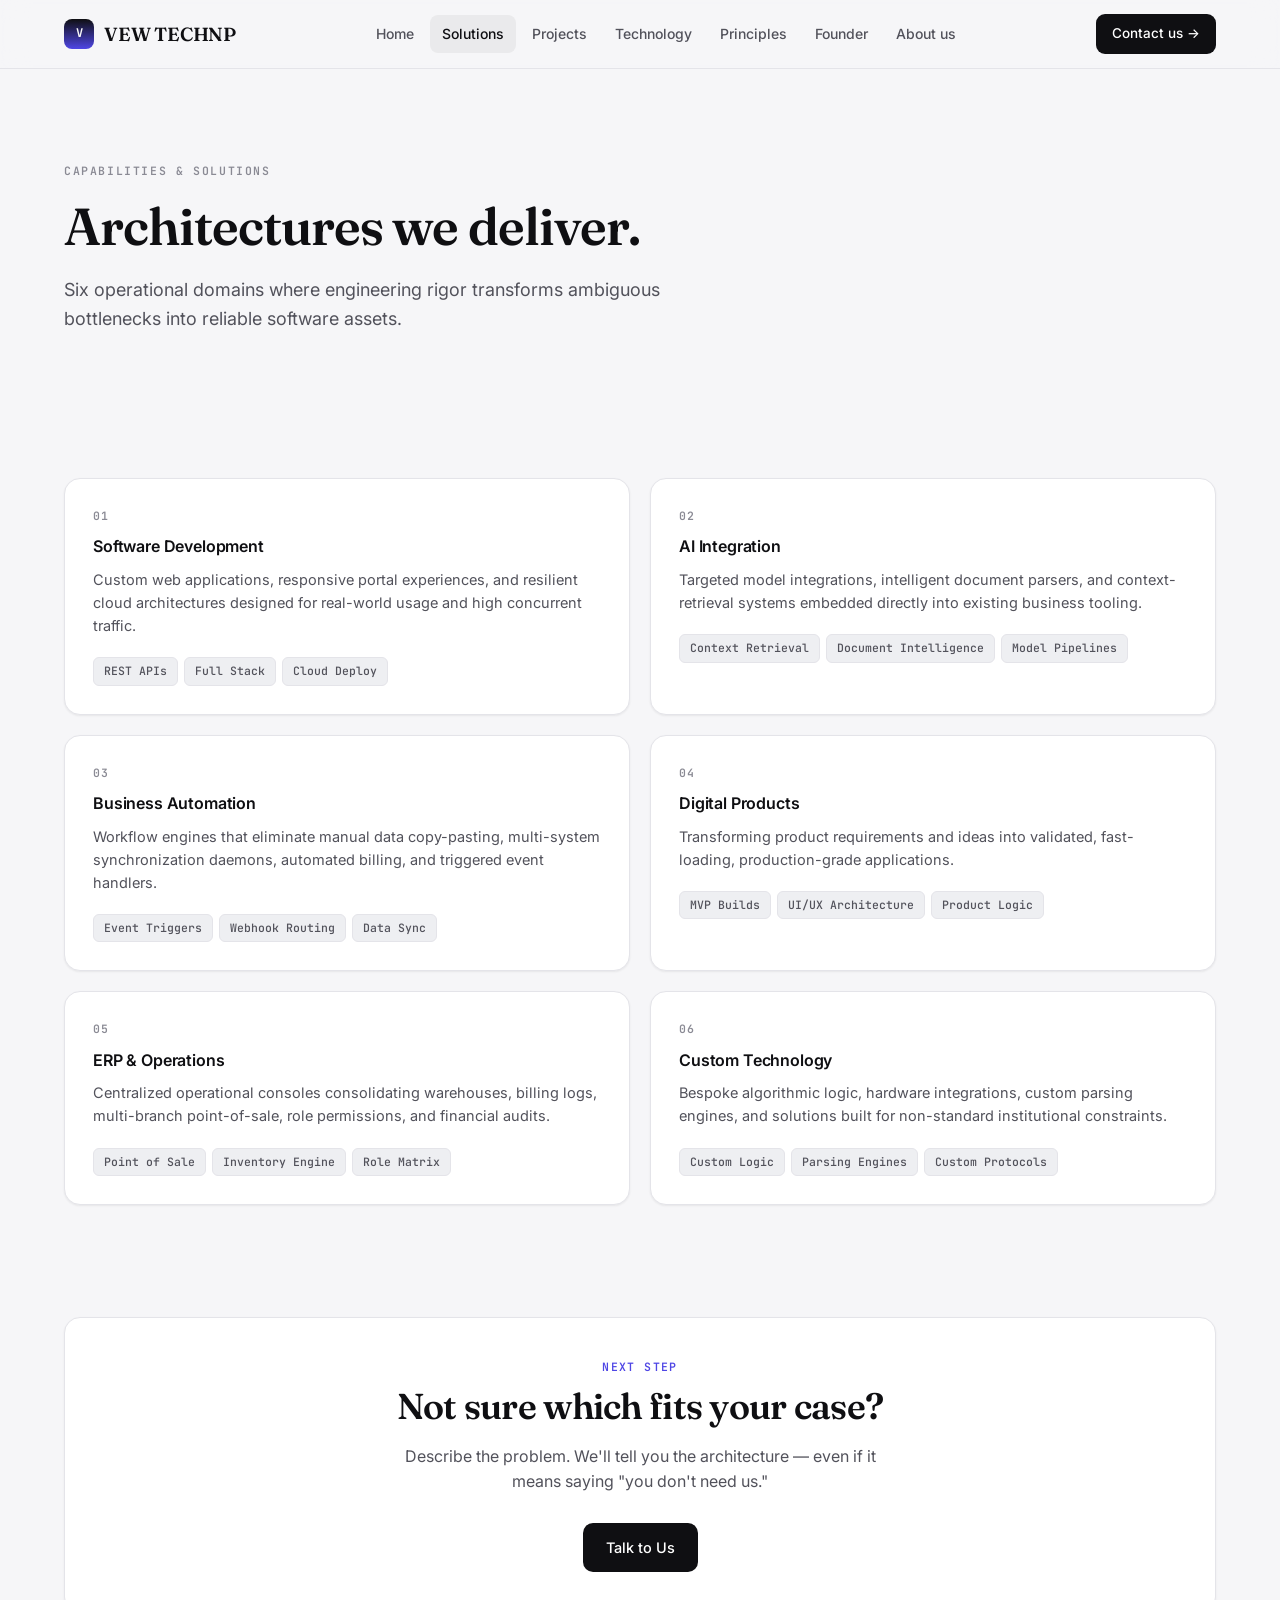
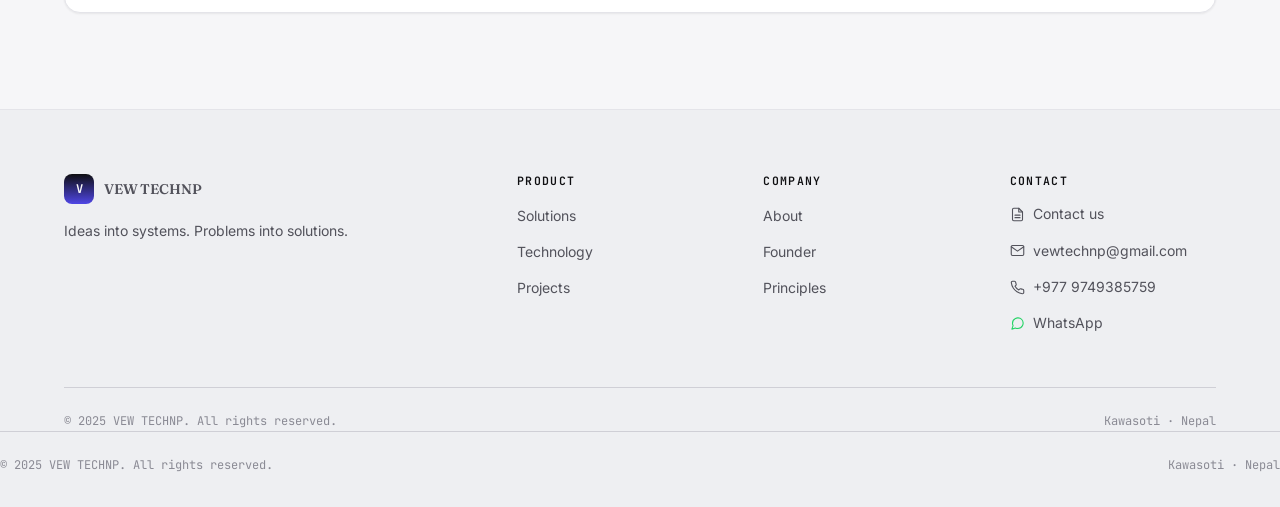
<file: solutions.html>
<!DOCTYPE html>
<html lang="en">
<head>
<meta charset="utf-8">
<meta name="viewport" content="width=device-width, initial-scale=1">
<title>Solutions — Custom Software, AI Integration & Automation | VEW TECHNP</title>
<meta name="description" content="VEW TECHNP delivers six operational solutions: custom software development, AI integration, business automation, digital products, ERP & POS platforms, and bespoke technology.">
<meta name="robots" content="index, follow">
<link rel="canonical" href="https://VEW TECHNP.org/solutions.html">
<meta property="og:title" content="Solutions — VEW TECHNP">
<meta property="og:description" content="Custom software, AI integration, automation, ERP & digital products.">
<meta property="og:url" content="https://VEW TECHNP.org/solutions.html">
<meta property="og:type" content="website">
<link rel="preconnect" href="https://fonts.googleapis.com">
<link rel="preconnect" href="https://fonts.gstatic.com" crossorigin>
<link href="https://fonts.googleapis.com/css2?family=Fraunces:opsz,wght@9..144,500;9..144,600;9..144,700&family=Inter:wght@400;500;600&family=JetBrains+Mono:wght@400;500;600&display=swap" rel="stylesheet">
<link rel="stylesheet" href="style.css">
<link rel="icon" href="data:image/svg+xml,<svg xmlns='http://www.w3.org/2000/svg' viewBox='0 0 100 100'><rect width='100' height='100' rx='22' fill='%230f0f12'/><text x='50' y='68' font-size='52' font-family='monospace' font-weight='700' fill='white' text-anchor='middle'>V</text></svg>">
<link rel="stylesheet" href="style.css">
<link rel="stylesheet" href="https://cdnjs.cloudflare.com/ajax/libs/font-awesome/6.5.2/css/all.min.css">
</head>
<body>

<header class="site-header">
  <div class="wrap nav">
    <a href="index.html" class="brand"><span class="brand-mark">V</span> VEW TECHNP</a>
    <nav class="nav-links">
      <a href="index.html">Home</a>
      <a href="solutions.html" class="active">Solutions</a>
      <a href="projects.html">Projects</a>
      <a href="technology.html">Technology</a>
      <a href="Principles.html">Principles</a>
      <a href="founder.html">Founder</a>
      <a href="About.html">About us</a>
    </nav>
    <a href="contact.html" class="nav-cta">Contact us   →</a>
    <button class="menu-toggle" aria-label="Toggle menu"><span></span><span></span><span></span></button>
  </div>
</header>

<main>

  <section>
    <div class="wrap">
      <span class="eyebrow">Capabilities & Solutions</span>
      <h1 style="margin:14px 0 20px;max-width:820px;">Architectures we deliver.</h1>
      <p style="font-size:18px;max-width:640px;">Six operational domains where engineering rigor transforms ambiguous bottlenecks into reliable software assets.</p>
    </div>
  </section>

  <section class="tight">
    <div class="wrap">
      <div class="grid grid-2">
        <div class="card">
          <span class="num">01</span>
          <h3>Software Development</h3>
          <p>Custom web applications, responsive portal experiences, and resilient cloud architectures designed for real-world usage and high concurrent traffic.</p>
          <div class="tags"><span class="tag">REST APIs</span><span class="tag">Full Stack</span><span class="tag">Cloud Deploy</span></div>
        </div>
        <div class="card">
          <span class="num">02</span>
          <h3>AI Integration</h3>
          <p>Targeted model integrations, intelligent document parsers, and context-retrieval systems embedded directly into existing business tooling.</p>
          <div class="tags"><span class="tag">Context Retrieval</span><span class="tag">Document Intelligence</span><span class="tag">Model Pipelines</span></div>
        </div>
        <div class="card">
          <span class="num">03</span>
          <h3>Business Automation</h3>
          <p>Workflow engines that eliminate manual data copy-pasting, multi-system synchronization daemons, automated billing, and triggered event handlers.</p>
          <div class="tags"><span class="tag">Event Triggers</span><span class="tag">Webhook Routing</span><span class="tag">Data Sync</span></div>
        </div>
        <div class="card">
          <span class="num">04</span>
          <h3>Digital Products</h3>
          <p>Transforming product requirements and ideas into validated, fast-loading, production-grade applications.</p>
          <div class="tags"><span class="tag">MVP Builds</span><span class="tag">UI/UX Architecture</span><span class="tag">Product Logic</span></div>
        </div>
        <div class="card">
          <span class="num">05</span>
          <h3>ERP & Operations</h3>
          <p>Centralized operational consoles consolidating warehouses, billing logs, multi-branch point-of-sale, role permissions, and financial audits.</p>
          <div class="tags"><span class="tag">Point of Sale</span><span class="tag">Inventory Engine</span><span class="tag">Role Matrix</span></div>
        </div>
        <div class="card">
          <span class="num">06</span>
          <h3>Custom Technology</h3>
          <p>Bespoke algorithmic logic, hardware integrations, custom parsing engines, and solutions built for non-standard institutional constraints.</p>
          <div class="tags"><span class="tag">Custom Logic</span><span class="tag">Parsing Engines</span><span class="tag">Custom Protocols</span></div>
        </div>
      </div>
    </div>
  </section>

  <section class="tight">
    <div class="wrap">
      <div class="feature" style="text-align:center;">
        <span class="label">Next Step</span>
        <h2 style="margin-bottom:16px;">Not sure which fits your case?</h2>
        <p style="max-width:520px;margin:0 auto 28px;">Describe the problem. We'll tell you the architecture — even if it means saying "you don't need us."</p>
        <a href="contact.html" class="btn btn-primary">Talk to Us</a>
      </div>
    </div>
  </section>

</main>

<footer class="site-footer">
  <div class="wrap">
    <div class="footer-grid">
      <div><a href="index.html" class="brand" style="margin-bottom:16px;"><span class="brand-mark">V</span> VEW TECHNP</a><p style="font-size:14px;max-width:320px;">Ideas into systems. Problems into solutions.</p></div>
      <div><h4>Product</h4><ul><li><a href="solutions.html">Solutions</a></li><li><a href="technology.html">Technology</a></li><li><a href="projects.html">Projects</a></li></ul></div>
      <div><h4>Company</h4><ul><li><a href="company.html">About</a></li><li><a href="founder.html">Founder</a></li><li><a href="Principles.html">Principles</a></li></ul></div>
    <div>
  <h4>Contact</h4>
  <ul>
    <li>
      <a href="contact.html"
         style="display:inline-flex;align-items:center;gap:8px;font-size:14px;color:#52525b;text-decoration:none;transition:color .15s;"
         onmouseover="this.style.color='#4f46e5';this.querySelector('svg').style.stroke='#4f46e5';"
         onmouseout="this.style.color='#52525b';this.querySelector('svg').style.stroke='currentColor';">
        <svg xmlns="http://www.w3.org/2000/svg" width="15" height="15" viewBox="0 0 24 24" fill="none" stroke="currentColor" stroke-width="1.75" stroke-linecap="round" stroke-linejoin="round" style="flex-shrink:0;transition:stroke .15s;">
          <path d="M14 2H6a2 2 0 0 0-2 2v16a2 2 0 0 0 2 2h12a2 2 0 0 0 2-2V8z"/>
          <polyline points="14 2 14 8 20 8"/>
          <line x1="16" y1="13" x2="8" y2="13"/>
          <line x1="16" y1="17" x2="8" y2="17"/>
        </svg>
        Contact us
      </a>
    </li>
    <li>
      <a href="mailto:vewtechnp@gmail.com"
         style="display:inline-flex;align-items:center;gap:8px;font-size:14px;color:#52525b;text-decoration:none;transition:color .15s;"
         onmouseover="this.style.color='#4f46e5';this.querySelector('svg').style.stroke='#4f46e5';"
         onmouseout="this.style.color='#52525b';this.querySelector('svg').style.stroke='currentColor';">
        <svg xmlns="http://www.w3.org/2000/svg" width="15" height="15" viewBox="0 0 24 24" fill="none" stroke="currentColor" stroke-width="1.75" stroke-linecap="round" stroke-linejoin="round" style="flex-shrink:0;transition:stroke .15s;">
          <rect x="2" y="4" width="20" height="16" rx="2"/>
          <polyline points="22,6 12,13 2,6"/>
        </svg>
        vewtechnp@gmail.com
      </a>
    </li>
    <li>
      <a href="tel:+9779749385759"
         style="display:inline-flex;align-items:center;gap:8px;font-size:14px;color:#52525b;text-decoration:none;transition:color .15s;"
         onmouseover="this.style.color='#4f46e5';this.querySelector('svg').style.stroke='#4f46e5';"
         onmouseout="this.style.color='#52525b';this.querySelector('svg').style.stroke='currentColor';">
        <svg xmlns="http://www.w3.org/2000/svg" width="15" height="15" viewBox="0 0 24 24" fill="none" stroke="currentColor" stroke-width="1.75" stroke-linecap="round" stroke-linejoin="round" style="flex-shrink:0;transition:stroke .15s;">
          <path d="M22 16.92v3a2 2 0 0 1-2.18 2 19.79 19.79 0 0 1-8.63-3.07 19.5 19.5 0 0 1-6-6 19.79 19.79 0 0 1-3.07-8.67A2 2 0 0 1 4.11 2h3a2 2 0 0 1 2 1.72 12.84 12.84 0 0 0 .7 2.81 2 2 0 0 1-.45 2.11L8.09 9.91a16 16 0 0 0 6 6l1.27-1.27a2 2 0 0 1 2.11-.45 12.84 12.84 0 0 0 2.81.7A2 2 0 0 1 22 16.92z"/>
        </svg>
        +977 9749385759
      </a>
    </li>
    <li>
      <a href="https://wa.me/9779749385759" target="_blank" rel="noopener"
         style="display:inline-flex;align-items:center;gap:8px;font-size:14px;color:#52525b;text-decoration:none;transition:color .15s;"
         onmouseover="this.style.color='#25D366';this.querySelector('svg').style.stroke='#25D366';"
         onmouseout="this.style.color='#52525b';this.querySelector('svg').style.stroke='#25D366';">
        <svg xmlns="http://www.w3.org/2000/svg" width="15" height="15" viewBox="0 0 24 24" fill="none" stroke="#25D366" stroke-width="1.75" stroke-linecap="round" stroke-linejoin="round" style="flex-shrink:0;transition:stroke .15s;">
          <path d="M21 11.5a8.38 8.38 0 0 1-.9 3.8 8.5 8.5 0 0 1-7.6 4.7 8.38 8.38 0 0 1-3.8-.9L3 21l1.9-5.7a8.38 8.38 0 0 1-.9-3.8 8.5 8.5 0 0 1 4.7-7.6 8.38 8.38 0 0 1 3.8-.9h.5a8.48 8.48 0 0 1 8 8v.5z"/>
        </svg>
        WhatsApp
      </a>
    </li>
  </ul>
</div>
    </div>
    <div class="footer-bottom"><span>© 2025 VEW TECHNP. All rights reserved.</span><span>Kawasoti · Nepal</span></div>
  </div>
    </div>
    <div class="footer-bottom"><span>© 2025 VEW TECHNP. All rights reserved.</span><span>Kawasoti · Nepal</span></div>
  </div>
</footer>
<script>
document.addEventListener('DOMContentLoaded', function () {
  var toggle = document.querySelector('.menu-toggle');
  var navLinks = document.querySelector('.nav-links');
  if (toggle && navLinks) {
    toggle.addEventListener('click', function () {
      navLinks.classList.toggle('open');
    });
  }
});
</script>
<script src="main.js"></script>
</body>
</html>
</file>
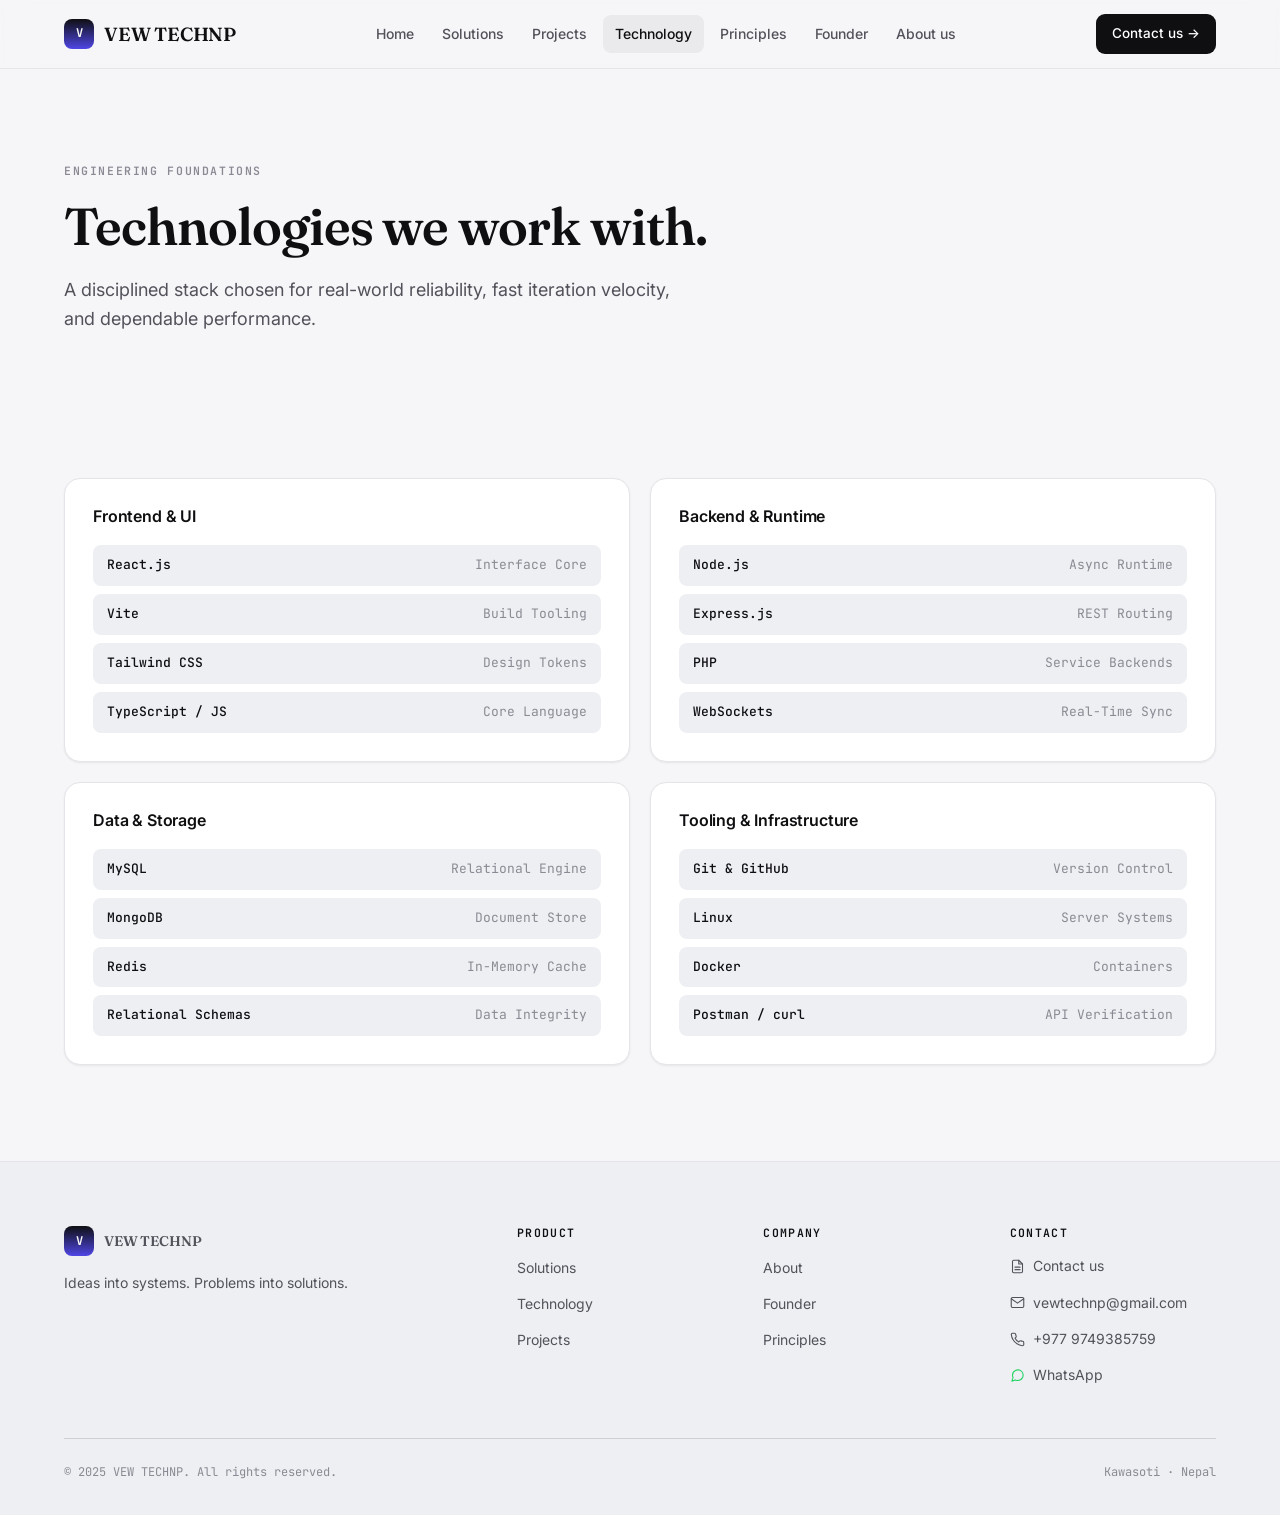
<file: technology.html>
<!DOCTYPE html>
<html lang="en">
<head>
<meta charset="utf-8">
<meta name="viewport" content="width=device-width, initial-scale=1">
<title>Technology Stack — Tools & Frameworks | VEW TECHNP</title>
<meta name="description" content="The engineering stack behind VEW TECHNP: React, Node.js, MySQL, MongoDB, Redis, Docker, Linux, and modern tooling for reliable production systems.">
<meta name="robots" content="index, follow">
<link rel="canonical" href="https://VEW TECHNP.org/technology.html">
<meta property="og:title" content="Technology Stack — VEW TECHNP">
<meta property="og:description" content="React, Node.js, MySQL, Redis, Docker — a disciplined engineering stack.">
<meta property="og:url" content="https://VEW TECHNP.org/technology.html">
<meta property="og:type" content="website">
<link rel="preconnect" href="https://fonts.googleapis.com">
<link rel="preconnect" href="https://fonts.gstatic.com" crossorigin>
<link href="https://fonts.googleapis.com/css2?family=Fraunces:opsz,wght@9..144,500;9..144,600;9..144,700&family=Inter:wght@400;500;600&family=JetBrains+Mono:wght@400;500;600&display=swap" rel="stylesheet">
<link rel="stylesheet" href="style.css">
<link rel="icon" href="data:image/svg+xml,<svg xmlns='http://www.w3.org/2000/svg' viewBox='0 0 100 100'><rect width='100' height='100' rx='22' fill='%230f0f12'/><text x='50' y='68' font-size='52' font-family='monospace' font-weight='700' fill='white' text-anchor='middle'>V</text></svg>">
<link rel="stylesheet" href="style.css">
<link rel="stylesheet" href="https://cdnjs.cloudflare.com/ajax/libs/font-awesome/6.5.2/css/all.min.css">
</head>
<body>

<header class="site-header">
  <div class="wrap nav">
    <a href="index.html" class="brand"><span class="brand-mark">V</span> VEW TECHNP</a>
    <nav class="nav-links">
      <a href="index.html">Home</a>
      <a href="solutions.html">Solutions</a>
      <a href="projects.html">Projects</a>
      <a href="technology.html" class="active">Technology</a>
      <a href="Principles.html">Principles</a>
      <a href="founder.html">Founder</a>
      <a href="About.html">About us</a>
    </nav>
    <a href="contact.html" class="nav-cta">Contact us   →</a>
    <button class="menu-toggle" aria-label="Toggle menu"><span></span><span></span><span></span></button>
  </div>
</header>

<main>

  <section>
    <div class="wrap">
      <span class="eyebrow">Engineering Foundations</span>
      <h1 style="margin:14px 0 20px;max-width:820px;">Technologies we work with.</h1>
      <p style="font-size:18px;max-width:640px;">A disciplined stack chosen for real-world reliability, fast iteration velocity, and dependable performance.</p>
    </div>
  </section>

  <section class="tight">
    <div class="wrap">
      <div class="grid grid-2">

        <div class="card">
          <h3>Frontend & UI</h3>
          <ul style="list-style:none;display:flex;flex-direction:column;gap:8px;margin-top:8px;">
            <li style="display:flex;justify-content:space-between;padding:10px 14px;background:var(--bg-alt);border-radius:8px;font-family:var(--code);font-size:13px;"><span style="color:var(--ink);font-weight:500;">React.js</span><span style="color:var(--ink-mute);">Interface Core</span></li>
            <li style="display:flex;justify-content:space-between;padding:10px 14px;background:var(--bg-alt);border-radius:8px;font-family:var(--code);font-size:13px;"><span style="color:var(--ink);font-weight:500;">Vite</span><span style="color:var(--ink-mute);">Build Tooling</span></li>
            <li style="display:flex;justify-content:space-between;padding:10px 14px;background:var(--bg-alt);border-radius:8px;font-family:var(--code);font-size:13px;"><span style="color:var(--ink);font-weight:500;">Tailwind CSS</span><span style="color:var(--ink-mute);">Design Tokens</span></li>
            <li style="display:flex;justify-content:space-between;padding:10px 14px;background:var(--bg-alt);border-radius:8px;font-family:var(--code);font-size:13px;"><span style="color:var(--ink);font-weight:500;">TypeScript / JS</span><span style="color:var(--ink-mute);">Core Language</span></li>
          </ul>
        </div>

        <div class="card">
          <h3>Backend & Runtime</h3>
          <ul style="list-style:none;display:flex;flex-direction:column;gap:8px;margin-top:8px;">
            <li style="display:flex;justify-content:space-between;padding:10px 14px;background:var(--bg-alt);border-radius:8px;font-family:var(--code);font-size:13px;"><span style="color:var(--ink);font-weight:500;">Node.js</span><span style="color:var(--ink-mute);">Async Runtime</span></li>
            <li style="display:flex;justify-content:space-between;padding:10px 14px;background:var(--bg-alt);border-radius:8px;font-family:var(--code);font-size:13px;"><span style="color:var(--ink);font-weight:500;">Express.js</span><span style="color:var(--ink-mute);">REST Routing</span></li>
            <li style="display:flex;justify-content:space-between;padding:10px 14px;background:var(--bg-alt);border-radius:8px;font-family:var(--code);font-size:13px;"><span style="color:var(--ink);font-weight:500;">PHP</span><span style="color:var(--ink-mute);">Service Backends</span></li>
            <li style="display:flex;justify-content:space-between;padding:10px 14px;background:var(--bg-alt);border-radius:8px;font-family:var(--code);font-size:13px;"><span style="color:var(--ink);font-weight:500;">WebSockets</span><span style="color:var(--ink-mute);">Real-Time Sync</span></li>
          </ul>
        </div>

        <div class="card">
          <h3>Data & Storage</h3>
          <ul style="list-style:none;display:flex;flex-direction:column;gap:8px;margin-top:8px;">
            <li style="display:flex;justify-content:space-between;padding:10px 14px;background:var(--bg-alt);border-radius:8px;font-family:var(--code);font-size:13px;"><span style="color:var(--ink);font-weight:500;">MySQL</span><span style="color:var(--ink-mute);">Relational Engine</span></li>
            <li style="display:flex;justify-content:space-between;padding:10px 14px;background:var(--bg-alt);border-radius:8px;font-family:var(--code);font-size:13px;"><span style="color:var(--ink);font-weight:500;">MongoDB</span><span style="color:var(--ink-mute);">Document Store</span></li>
            <li style="display:flex;justify-content:space-between;padding:10px 14px;background:var(--bg-alt);border-radius:8px;font-family:var(--code);font-size:13px;"><span style="color:var(--ink);font-weight:500;">Redis</span><span style="color:var(--ink-mute);">In-Memory Cache</span></li>
            <li style="display:flex;justify-content:space-between;padding:10px 14px;background:var(--bg-alt);border-radius:8px;font-family:var(--code);font-size:13px;"><span style="color:var(--ink);font-weight:500;">Relational Schemas</span><span style="color:var(--ink-mute);">Data Integrity</span></li>
          </ul>
        </div>

        <div class="card">
          <h3>Tooling & Infrastructure</h3>
          <ul style="list-style:none;display:flex;flex-direction:column;gap:8px;margin-top:8px;">
            <li style="display:flex;justify-content:space-between;padding:10px 14px;background:var(--bg-alt);border-radius:8px;font-family:var(--code);font-size:13px;"><span style="color:var(--ink);font-weight:500;">Git & GitHub</span><span style="color:var(--ink-mute);">Version Control</span></li>
            <li style="display:flex;justify-content:space-between;padding:10px 14px;background:var(--bg-alt);border-radius:8px;font-family:var(--code);font-size:13px;"><span style="color:var(--ink);font-weight:500;">Linux</span><span style="color:var(--ink-mute);">Server Systems</span></li>
            <li style="display:flex;justify-content:space-between;padding:10px 14px;background:var(--bg-alt);border-radius:8px;font-family:var(--code);font-size:13px;"><span style="color:var(--ink);font-weight:500;">Docker</span><span style="color:var(--ink-mute);">Containers</span></li>
            <li style="display:flex;justify-content:space-between;padding:10px 14px;background:var(--bg-alt);border-radius:8px;font-family:var(--code);font-size:13px;"><span style="color:var(--ink);font-weight:500;">Postman / curl</span><span style="color:var(--ink-mute);">API Verification</span></li>
          </ul>
        </div>

      </div>
    </div>
  </section>

</main>

<footer class="site-footer">
  <div class="wrap">
    <div class="footer-grid">
      <div><a href="index.html" class="brand" style="margin-bottom:16px;"><span class="brand-mark">V</span> VEW TECHNP</a><p style="font-size:14px;max-width:320px;">Ideas into systems. Problems into solutions.</p></div>
      <div><h4>Product</h4><ul><li><a href="solutions.html">Solutions</a></li><li><a href="technology.html">Technology</a></li><li><a href="projects.html">Projects</a></li></ul></div>
      <div><h4>Company</h4><ul><li><a href="company.html">About</a></li><li><a href="founder.html">Founder</a></li><li><a href="Principles.html">Principles</a></li></ul></div>
<div>
  <h4>Contact</h4>
  <ul>
    <li>
      <a href="contact.html"
         style="display:inline-flex;align-items:center;gap:8px;font-size:14px;color:#52525b;text-decoration:none;transition:color .15s;"
         onmouseover="this.style.color='#4f46e5';this.querySelector('svg').style.stroke='#4f46e5';"
         onmouseout="this.style.color='#52525b';this.querySelector('svg').style.stroke='currentColor';">
        <svg xmlns="http://www.w3.org/2000/svg" width="15" height="15" viewBox="0 0 24 24" fill="none" stroke="currentColor" stroke-width="1.75" stroke-linecap="round" stroke-linejoin="round" style="flex-shrink:0;transition:stroke .15s;">
          <path d="M14 2H6a2 2 0 0 0-2 2v16a2 2 0 0 0 2 2h12a2 2 0 0 0 2-2V8z"/>
          <polyline points="14 2 14 8 20 8"/>
          <line x1="16" y1="13" x2="8" y2="13"/>
          <line x1="16" y1="17" x2="8" y2="17"/>
        </svg>
        Contact us
      </a>
    </li>
    <li>
      <a href="mailto:vewtechnp@gmail.com"
         style="display:inline-flex;align-items:center;gap:8px;font-size:14px;color:#52525b;text-decoration:none;transition:color .15s;"
         onmouseover="this.style.color='#4f46e5';this.querySelector('svg').style.stroke='#4f46e5';"
         onmouseout="this.style.color='#52525b';this.querySelector('svg').style.stroke='currentColor';">
        <svg xmlns="http://www.w3.org/2000/svg" width="15" height="15" viewBox="0 0 24 24" fill="none" stroke="currentColor" stroke-width="1.75" stroke-linecap="round" stroke-linejoin="round" style="flex-shrink:0;transition:stroke .15s;">
          <rect x="2" y="4" width="20" height="16" rx="2"/>
          <polyline points="22,6 12,13 2,6"/>
        </svg>
        vewtechnp@gmail.com
      </a>
    </li>
    <li>
      <a href="tel:+9779749385759"
         style="display:inline-flex;align-items:center;gap:8px;font-size:14px;color:#52525b;text-decoration:none;transition:color .15s;"
         onmouseover="this.style.color='#4f46e5';this.querySelector('svg').style.stroke='#4f46e5';"
         onmouseout="this.style.color='#52525b';this.querySelector('svg').style.stroke='currentColor';">
        <svg xmlns="http://www.w3.org/2000/svg" width="15" height="15" viewBox="0 0 24 24" fill="none" stroke="currentColor" stroke-width="1.75" stroke-linecap="round" stroke-linejoin="round" style="flex-shrink:0;transition:stroke .15s;">
          <path d="M22 16.92v3a2 2 0 0 1-2.18 2 19.79 19.79 0 0 1-8.63-3.07 19.5 19.5 0 0 1-6-6 19.79 19.79 0 0 1-3.07-8.67A2 2 0 0 1 4.11 2h3a2 2 0 0 1 2 1.72 12.84 12.84 0 0 0 .7 2.81 2 2 0 0 1-.45 2.11L8.09 9.91a16 16 0 0 0 6 6l1.27-1.27a2 2 0 0 1 2.11-.45 12.84 12.84 0 0 0 2.81.7A2 2 0 0 1 22 16.92z"/>
        </svg>
        +977 9749385759
      </a>
    </li>
    <li>
      <a href="https://wa.me/9779749385759" target="_blank" rel="noopener"
         style="display:inline-flex;align-items:center;gap:8px;font-size:14px;color:#52525b;text-decoration:none;transition:color .15s;"
         onmouseover="this.style.color='#25D366';this.querySelector('svg').style.stroke='#25D366';"
         onmouseout="this.style.color='#52525b';this.querySelector('svg').style.stroke='#25D366';">
        <svg xmlns="http://www.w3.org/2000/svg" width="15" height="15" viewBox="0 0 24 24" fill="none" stroke="#25D366" stroke-width="1.75" stroke-linecap="round" stroke-linejoin="round" style="flex-shrink:0;transition:stroke .15s;">
          <path d="M21 11.5a8.38 8.38 0 0 1-.9 3.8 8.5 8.5 0 0 1-7.6 4.7 8.38 8.38 0 0 1-3.8-.9L3 21l1.9-5.7a8.38 8.38 0 0 1-.9-3.8 8.5 8.5 0 0 1 4.7-7.6 8.38 8.38 0 0 1 3.8-.9h.5a8.48 8.48 0 0 1 8 8v.5z"/>
        </svg>
        WhatsApp
      </a>
    </li>
  </ul>
</div>
    </div>
    <div class="footer-bottom"><span>© 2025 VEW TECHNP. All rights reserved.</span><span>Kawasoti · Nepal</span></div>
  </div>
</footer>
<script>
document.addEventListener('DOMContentLoaded', function () {
  var toggle = document.querySelector('.menu-toggle');
  var navLinks = document.querySelector('.nav-links');
  if (toggle && navLinks) {
    toggle.addEventListener('click', function () {
      navLinks.classList.toggle('open');
    });
  }
});
</script>
<script src="main.js"></script>
</body>
</html>
</file>
<file: style.css>
/* ============================================
   VEW TECHNP — Core Stylesheet
   ============================================ */

:root {
  --bg: #f6f6f8;
  --bg-alt: #eeeff2;
  --surface: #ffffff;
  --ink: #0f0f12;
  --ink-soft: #52525b;
  --ink-mute: #8a8a94;
  --line: #e4e4e9;
  --line-strong: #cfcfd6;
  --accent: #4f46e5;
  --accent-soft: #eef0ff;
  --code: 'JetBrains Mono', ui-monospace, monospace;
  --sans: 'Inter', -apple-system, BlinkMacSystemFont, sans-serif;
  --display: 'Fraunces', Georgia, serif;
  --radius: 10px;
  --radius-lg: 16px;
  --shadow-sm: 0 1px 2px rgba(15,15,18,.04), 0 1px 3px rgba(15,15,18,.03);
  --shadow-md: 0 4px 12px rgba(15,15,18,.05), 0 1px 3px rgba(15,15,18,.04);
  --shadow-lg: 0 20px 40px -12px rgba(15,15,18,.10);
  --max: 1200px;
}

* { box-sizing: border-box; margin: 0; padding: 0; }

html { scroll-behavior: smooth; }

body {
  font-family: var(--sans);
  font-size: 16px;
  line-height: 1.6;
  color: var(--ink);
  background: var(--bg);
  -webkit-font-smoothing: antialiased;
  text-rendering: optimizeLegibility;
}

img { max-width: 100%; display: block; }
a { color: inherit; text-decoration: none; }

.wrap { max-width: var(--max); margin: 0 auto; padding: 0 24px; }

/* ---------- Header ---------- */
.site-header {
  position: sticky; top: 0; z-index: 100;
  background: rgba(246,246,248,.82);
  backdrop-filter: saturate(180%) blur(14px);
  -webkit-backdrop-filter: saturate(180%) blur(14px);
  border-bottom: 1px solid var(--line);
}
.nav {
  display: flex; align-items: center; justify-content: space-between;
  height: 68px; gap: 24px;
}
.brand {
  display: flex; align-items: center; gap: 10px;
  font-family: var(--display); font-weight: 600; font-size: 19px;
  letter-spacing: -.01em;
}
.brand-mark {
  width: 30px; height: 30px; border-radius: 8px;
  background: linear-gradient(180deg, var(--ink) 0%, var(--accent) 100%);
  display: grid; place-items: center;
  color: #f8f8f8; font-family: var(--code); font-size: 12px; font-weight: 700;
}
.nav-links { display: flex; gap: 4px; align-items: center; }
.nav-links a {
  font-size: 14px; font-weight: 500; color: var(--ink-soft);
  padding: 8px 12px; border-radius: 8px;
  transition: color .15s, background .15s;
}
.nav-links a:hover { color: var(--ink); background: rgba(0,0,0,.04); }
.nav-links a.active { color: var(--ink); background: rgba(0,0,0,.05); }
.nav-cta {
  display: inline-flex; align-items: center; gap: 6px;
  background: var(--ink); color: #fff;
  font-size: 13.5px; font-weight: 500;
  padding: 9px 16px; border-radius: 9px;
  transition: transform .15s, box-shadow .15s;
}
.nav-cta:hover { transform: translateY(-1px); box-shadow: var(--shadow-md); }

.menu-toggle { display: none; background: none; border: 0; cursor: pointer; padding: 8px; }
.menu-toggle span { display: block; width: 20px; height: 2px; background: var(--ink); margin: 4px 0; border-radius: 2px; }

/* ---------- Typography ---------- */
h1, h2, h3, h4 { font-family: var(--display); font-weight: 600; letter-spacing: -.02em; line-height: 1.15; }
h1 { font-size: clamp(2rem, 4.5vw, 3.25rem); }
h2 { font-size: clamp(1.6rem, 3vw, 2.25rem); }
h3 { font-size: 1.2rem; }
p { color: var(--ink-soft); }

.eyebrow {
  font-family: var(--code); font-size: 11.5px; font-weight: 600;
  letter-spacing: .14em; text-transform: uppercase; color: var(--ink-mute);
  display: inline-flex; align-items: center; gap: 8px;
}
.eyebrow::before {
  display: none;
}

/* ---------- Sections ---------- */
section { padding: 88px 0; }
section.tight { padding: 56px 0; }
.section-head { margin-bottom: 48px; max-width: 720px; }
.section-head h2 { margin: 14px 0 14px; }
.section-head p { font-size: 16.5px; max-width: 620px; }

/* ---------- Hero ---------- */
.hero { padding: 96px 0 72px; text-align: center; }
.hero h1 { max-width: 880px; margin: 20px auto 22px; }
.hero .lede {
  font-size: 18px; max-width: 620px; margin: 0 auto 36px;
  color: var(--ink-soft); line-height: 1.6;
}
.hero-actions { display: flex; gap: 12px; justify-content: center; flex-wrap: wrap; }

.btn {
  display: inline-flex; align-items: center; gap: 8px;
  padding: 12px 22px; border-radius: 10px;
  font-size: 14.5px; font-weight: 500;
  transition: transform .15s, box-shadow .15s, background .15s;
  border: 1px solid transparent; cursor: pointer;
}
.btn-primary { background: var(--ink); color: #fff; }
.btn-primary:hover { transform: translateY(-1px); box-shadow: var(--shadow-md); }
.btn-ghost { background: var(--surface); border-color: var(--line-strong); color: var(--ink); }
.btn-ghost:hover { border-color: var(--ink); transform: translateY(-1px); }

/* ---------- Cards ---------- */
.grid { display: grid; gap: 20px; }
.grid-2 { grid-template-columns: repeat(2, 1fr); }
.grid-3 { grid-template-columns: repeat(3, 1fr); }
.grid-4 { grid-template-columns: repeat(4, 1fr); }

.card {
  background: var(--surface);
  border: 1px solid var(--line);
  border-radius: var(--radius-lg);
  padding: 28px;
  box-shadow: var(--shadow-sm);
  transition: transform .2s, box-shadow .2s, border-color .2s;
  display: flex; flex-direction: column; gap: 12px;
}
.card:hover { transform: translateY(-2px); box-shadow: var(--shadow-md); border-color: var(--line-strong); }
.card h3 { font-family: var(--sans); font-size: 16px; font-weight: 600; letter-spacing: -.01em; }
.card p { font-size: 14.5px; line-height: 1.6; }
.card .num {
  font-family: var(--code); font-size: 11.5px; color: var(--ink-mute);
  font-weight: 600; letter-spacing: .05em;
}

.tags { display: flex; flex-wrap: wrap; gap: 6px; margin-top: 8px; }
.tag {
  font-family: var(--code); font-size: 11.5px; font-weight: 500;
  padding: 4px 10px; border-radius: 6px;
  background: var(--bg-alt); color: var(--ink-soft);
  border: 1px solid var(--line);
}

/* ---------- Feature block ---------- */
.feature {
  background: var(--surface);
  border: 1px solid var(--line);
  border-radius: var(--radius-lg);
  padding: 40px;
  box-shadow: var(--shadow-sm);
}
.feature .label {
  font-family: var(--code); font-size: 11.5px; font-weight: 600;
  text-transform: uppercase; letter-spacing: .12em; color: var(--accent);
  display: block; margin-bottom: 10px;
}

/* ---------- Footer ---------- */
.site-footer {
  background: var(--bg-alt);
  border-top: 1px solid var(--line);
  padding: 64px 0 32px;
  margin-top: 40px;
}
.footer-grid { display: grid; grid-template-columns: 2fr 1fr 1fr 1fr; gap: 40px; margin-bottom: 48px; }
.footer-grid h4 {
  font-family: var(--code); font-size: 11.5px; font-weight: 600;
  letter-spacing: .12em; text-transform: uppercase; color: var(--ink);
  margin-bottom: 16px;
}
.footer-grid ul { list-style: none; display: flex; flex-direction: column; gap: 10px; }
.footer-grid a { font-size: 14px; color: var(--ink-soft); }
.footer-grid a:hover { color: var(--ink); }
.footer-bottom {
  padding-top: 24px; border-top: 1px solid var(--line-strong);
  display: flex; justify-content: space-between; align-items: center; gap: 16px;
  font-family: var(--code); font-size: 12px; color: var(--ink-mute);
  flex-wrap: wrap;
}
.footer-bottom a { color: var(--ink-mute); }
.footer-bottom a:hover { color: var(--ink); }

/* ---------- Forms ---------- */
form { display: flex; flex-direction: column; gap: 18px; }
.field { display: flex; flex-direction: column; gap: 6px; }
.field label { font-size: 13px; font-weight: 500; color: var(--ink); }
.field input, .field select, .field textarea {
  font-family: var(--sans); font-size: 14.5px;
  padding: 11px 14px; border-radius: 9px;
  border: 1px solid var(--line-strong);
  background: #fafafc; color: var(--ink);
  transition: border-color .15s, box-shadow .15s;
  width: 100%;
}
.field input:focus, .field select:focus, .field textarea:focus {
  outline: none; border-color: var(--accent);
  box-shadow: 0 0 0 3px rgba(79,70,229,.12);
  background: #fff;
}
.field textarea { resize: vertical; min-height: 120px; }
.form-row { display: grid; grid-template-columns: 1fr 1fr; gap: 16px; }
.form-success {
  padding: 16px; border-radius: 10px;
  background: var(--accent-soft); border: 1px solid rgba(79,70,229,.2);
  color: var(--ink); font-size: 14px;
}

/* ---------- 404 ---------- */
.error-page {
  min-height: calc(100vh - 68px);
  display: grid; place-items: center; text-align: center;
  padding: 60px 24px;
}
.error-code {
  font-family: var(--display); font-size: clamp(6rem, 18vw, 12rem);
  font-weight: 700; line-height: 1; letter-spacing: -.05em;
  background: linear-gradient(135deg, var(--ink) 0%, var(--accent) 100%);
  -webkit-background-clip: text; background-clip: text;
  -webkit-text-fill-color: transparent;
}

/* ---------- Misc ---------- */
.divider { height: 1px; background: var(--line); margin: 0; border: 0; }
.quote {
  background: var(--bg-alt); border-left: 3px solid var(--accent);
  border-radius: 8px; padding: 20px 24px;
  font-style: italic; color: var(--ink); font-size: 15.5px; line-height: 1.6;
}
.meta-row {
  display: flex; flex-wrap: wrap; gap: 24px;
  font-family: var(--code); font-size: 12px; color: var(--ink-mute);
  padding-top: 20px; border-top: 1px solid var(--line);
}
.meta-row strong { color: var(--ink); font-weight: 600; }

/* ---------- Responsive ---------- */
@media (max-width: 900px) {
  .grid-3, .grid-4 { grid-template-columns: repeat(2, 1fr); }
  .footer-grid { grid-template-columns: 1fr 1fr; gap: 32px; }
}
@media (max-width: 720px) {
  section { padding: 64px 0; }
  .hero { padding: 64px 0 48px; }
  .grid-2, .grid-3, .grid-4 { grid-template-columns: 1fr; }
  .form-row { grid-template-columns: 1fr; }
  .nav-links {
    display: none; position: absolute; top: 68px; left: 0; right: 0;
    flex-direction: column; gap: 4px; padding: 16px 24px 24px;
    background: var(--surface); border-bottom: 1px solid var(--line);
  }
  .nav-links.open { display: flex; }
  .nav-links a { padding: 12px 14px; }
  .menu-toggle { display: block; }
  .footer-grid { grid-template-columns: 1fr; }
  .feature { padding: 28px; }
  .card { padding: 22px; }
}
</file>
